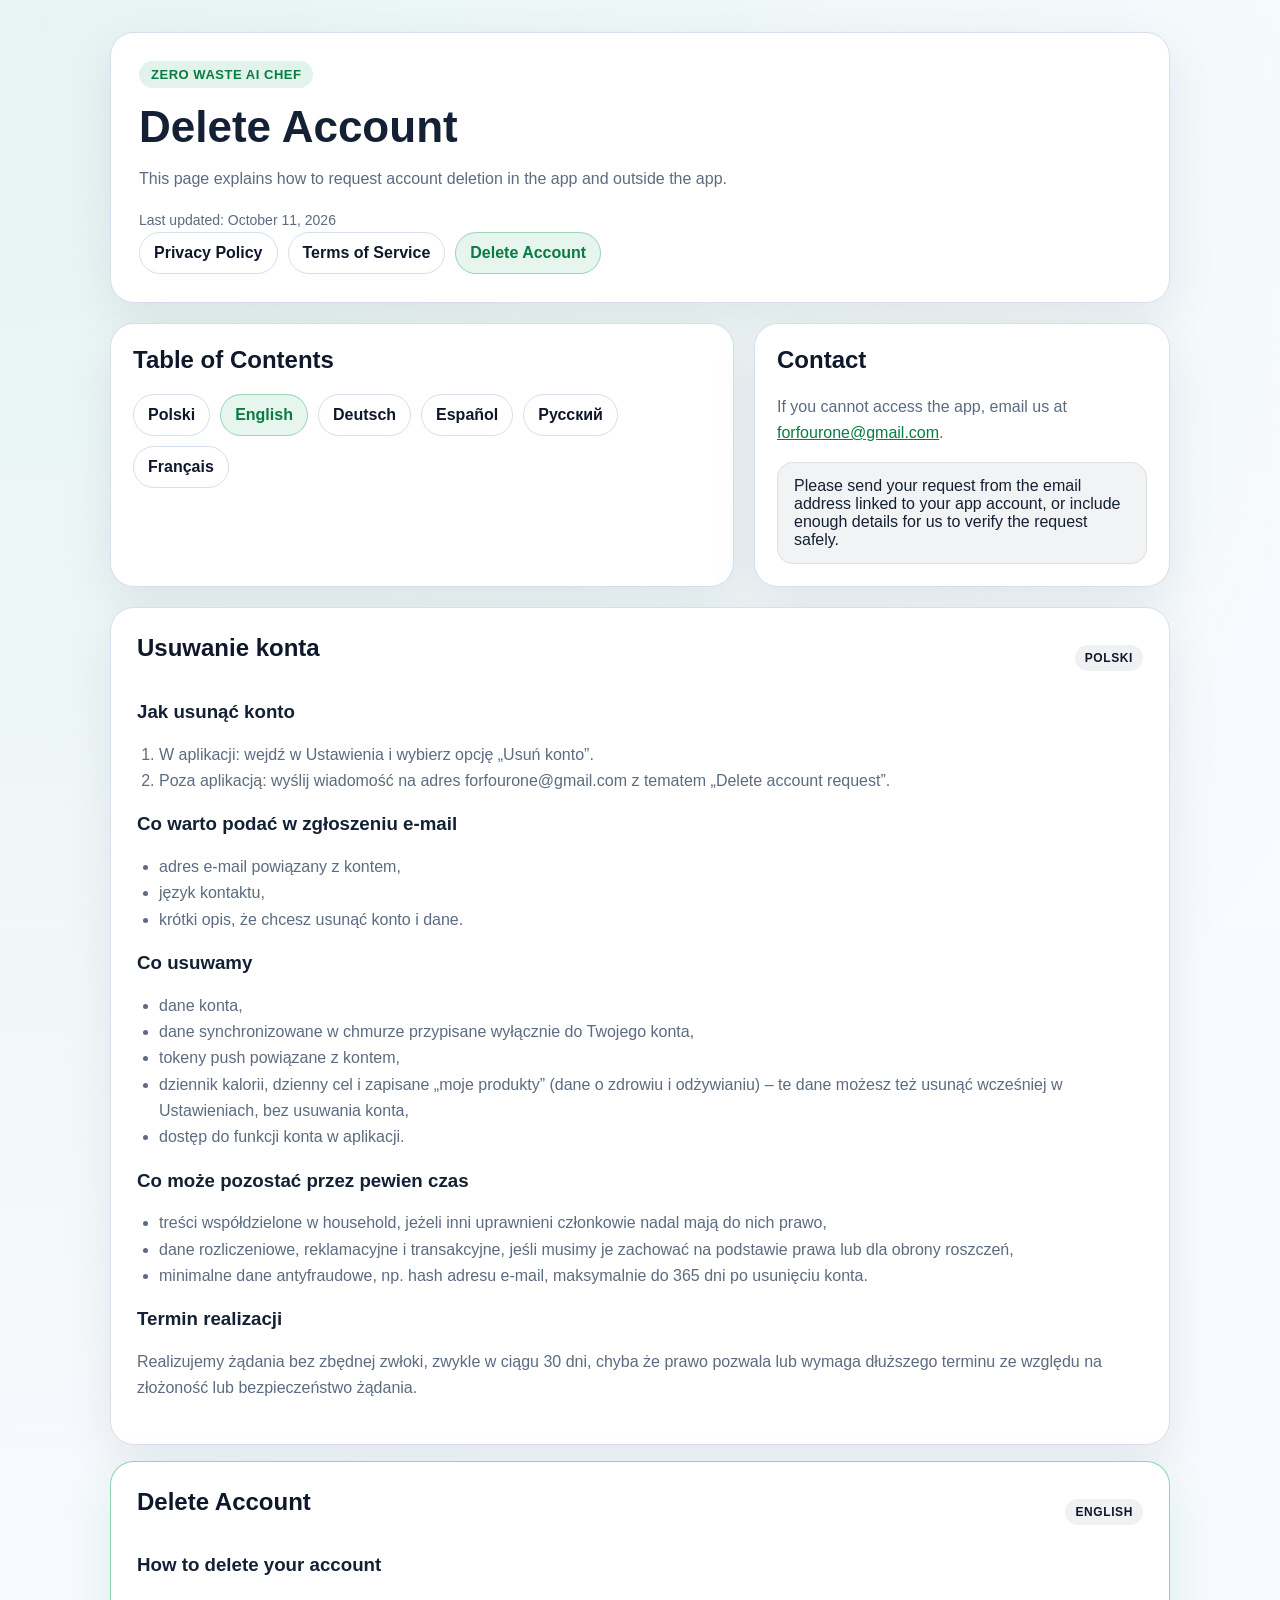
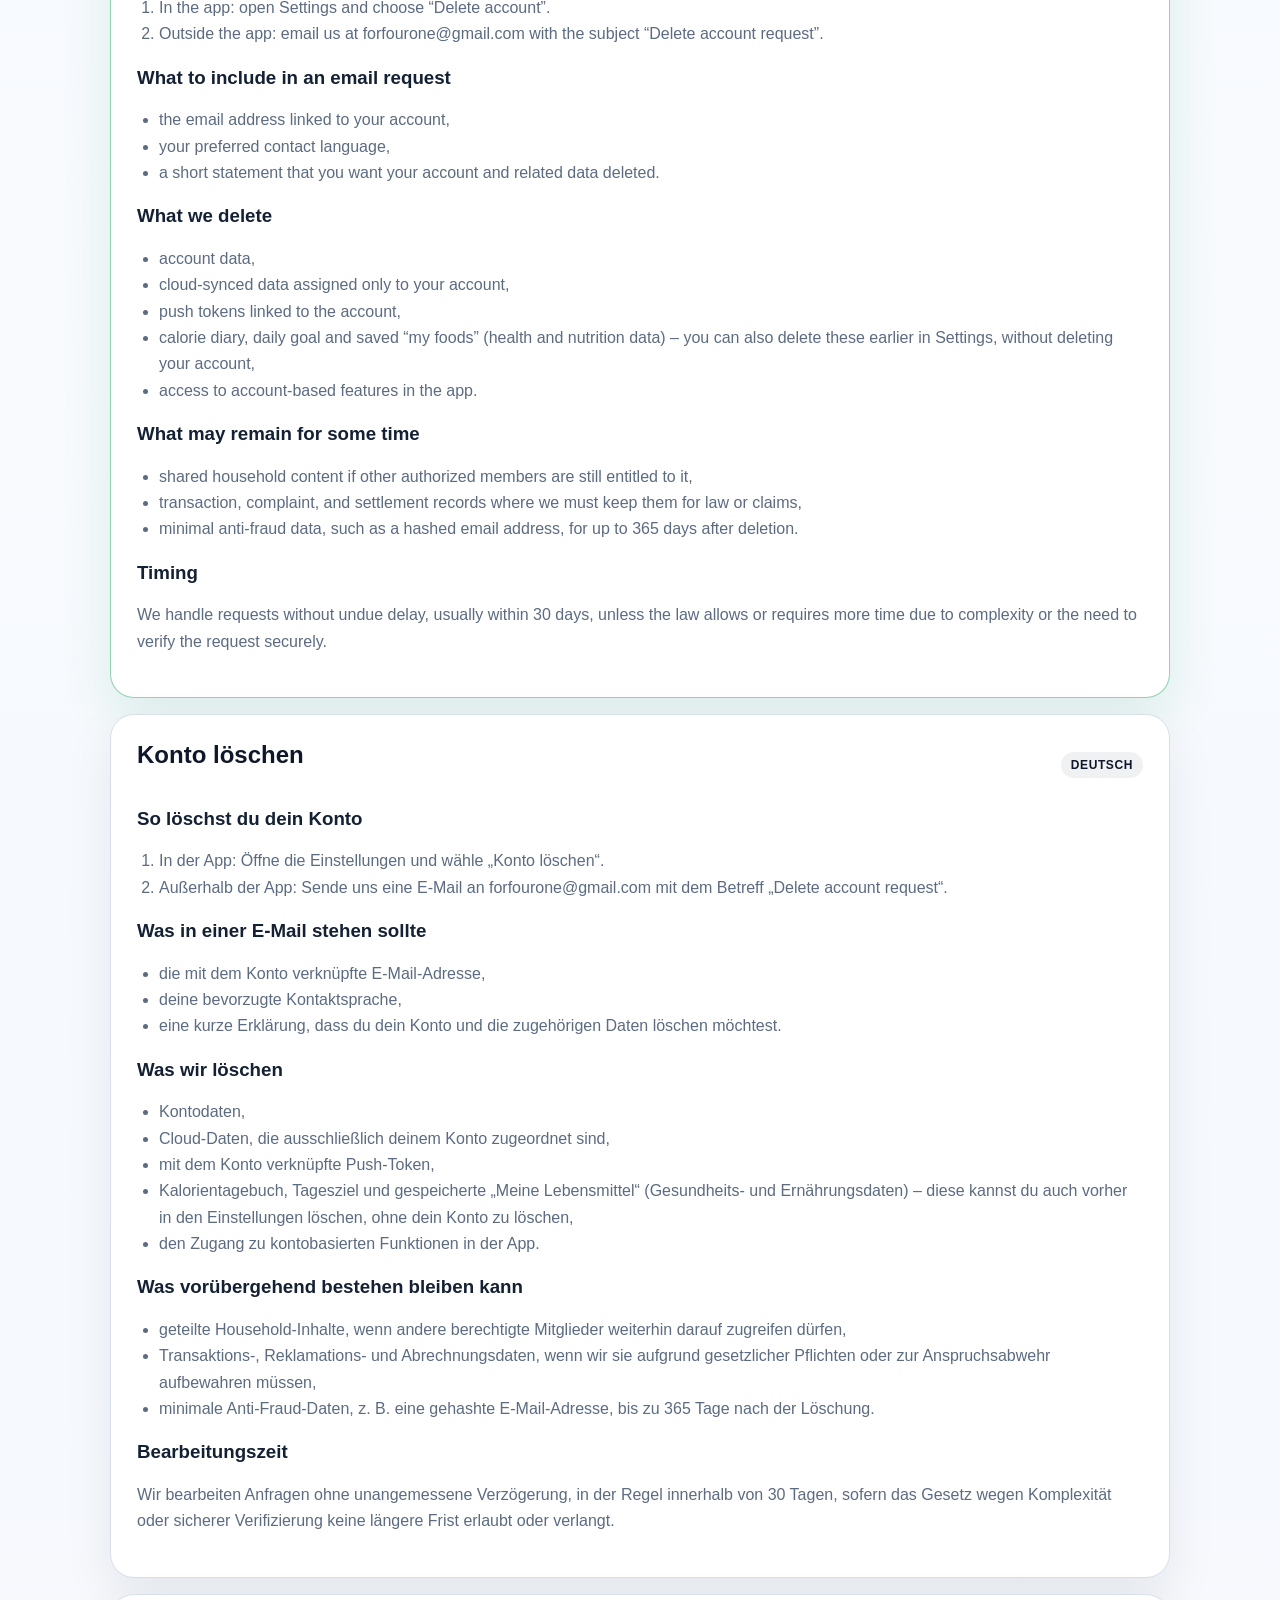
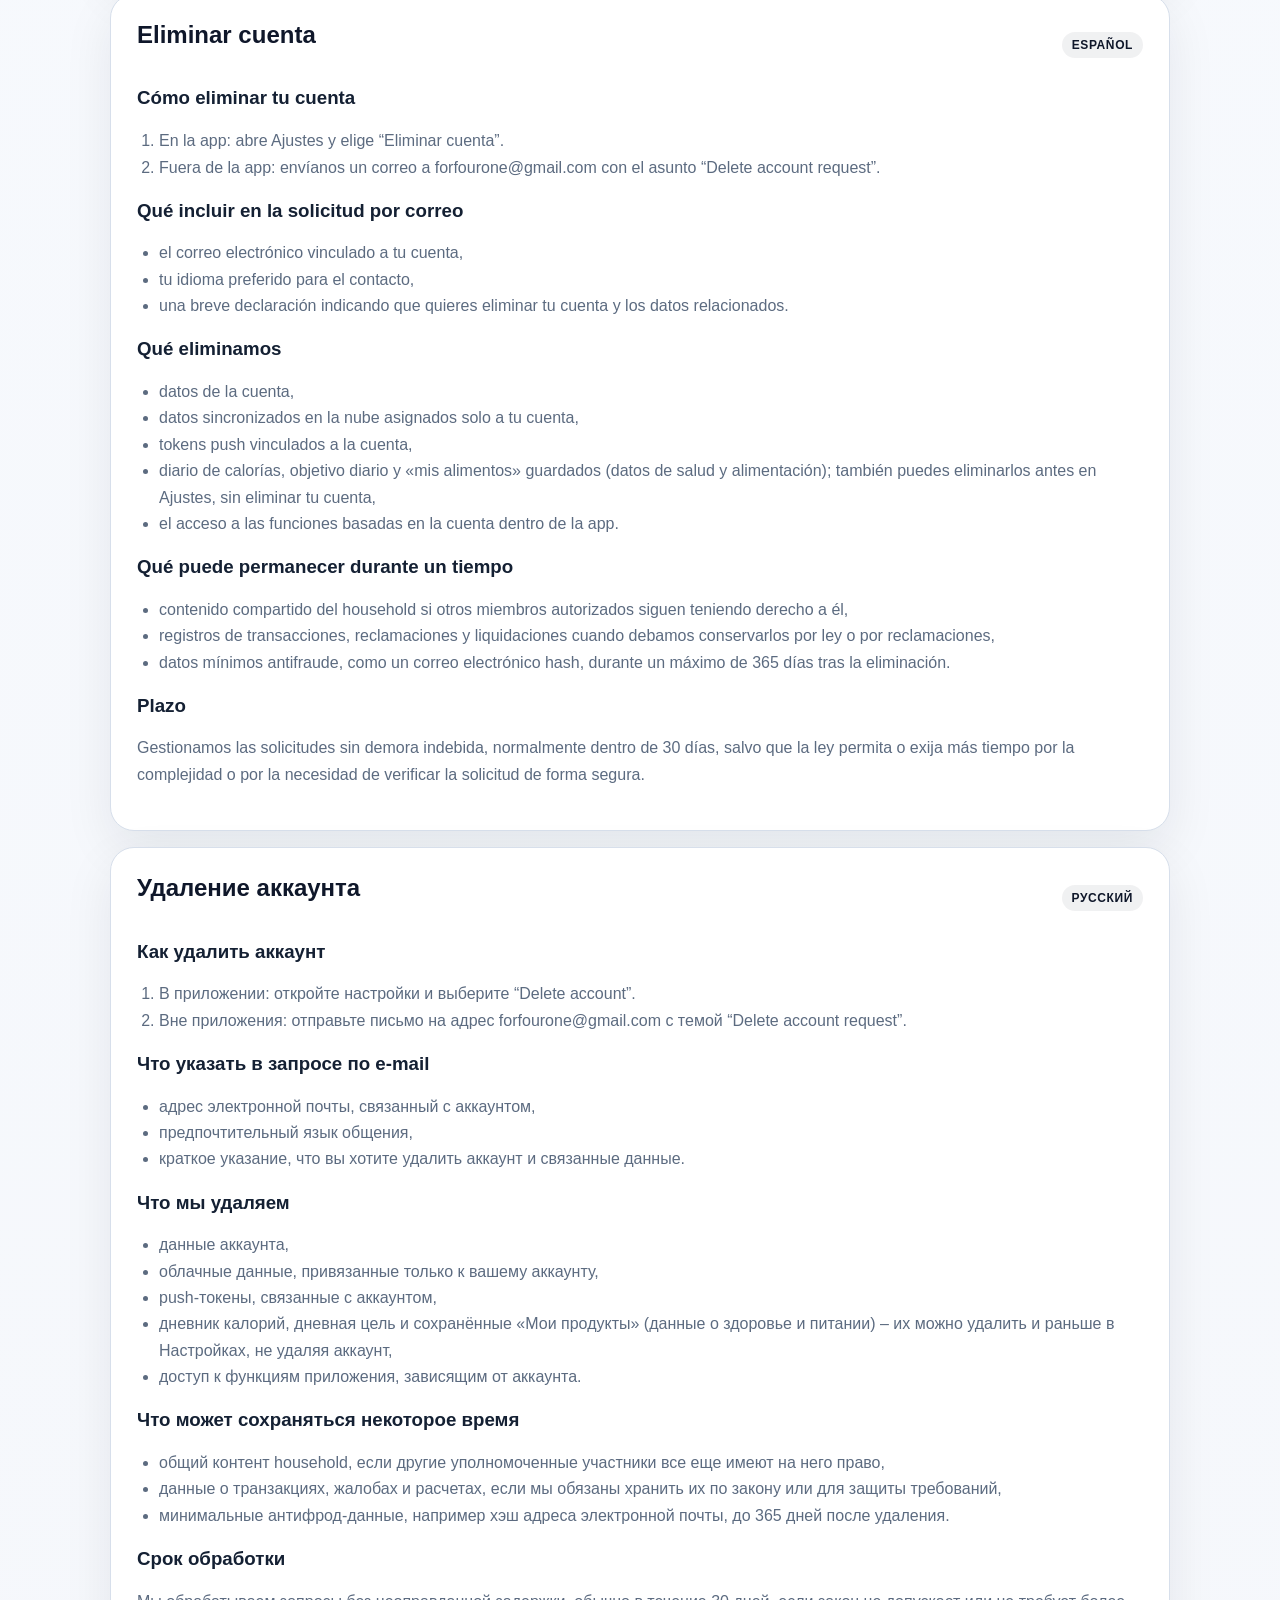
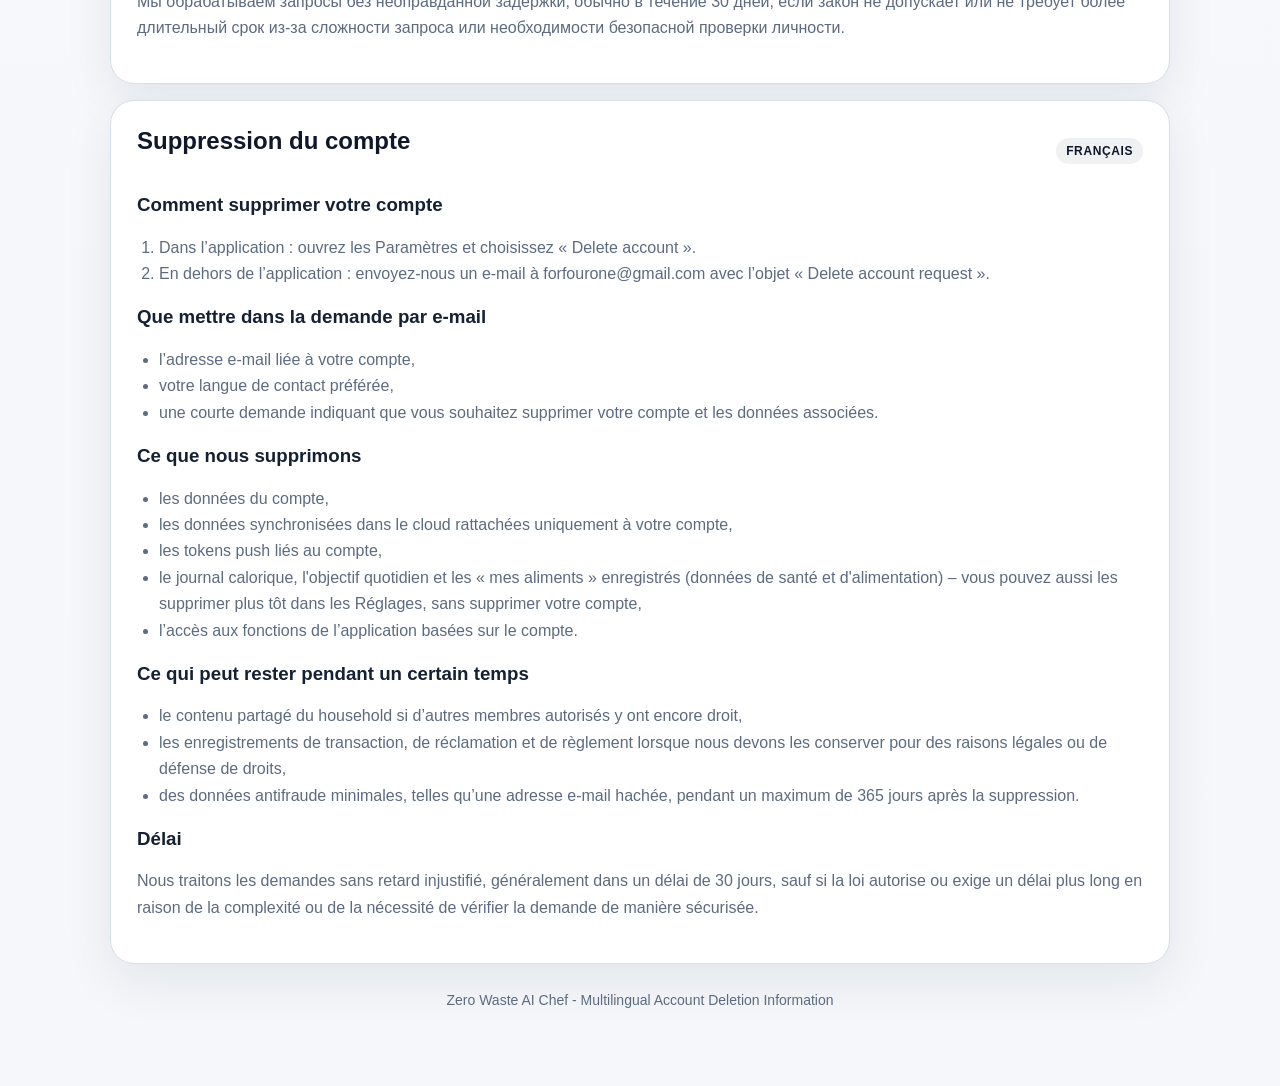
<file: delete/index.html>
<!DOCTYPE html>
<html lang="en">
<head>
    <meta charset="utf-8">
    <meta name="viewport" content="width=device-width, initial-scale=1">
    <title>Zero Waste AI Chef - Delete Account</title>
    <meta name="description" content="Multilingual account deletion information for Zero Waste AI Chef.">
    <link rel="stylesheet" href="../styles.css">
    <script defer src="../legal.js"></script>
</head>
<body>
    <div class="page">
        <header class="hero">
            <span class="eyebrow">Zero Waste AI Chef</span>
            <h1>Delete Account</h1>
            <p>This page explains how to request account deletion in the app and outside the app.</p>
            <p class="meta">Last updated: October 11, 2026</p>
            <div class="doc-nav">
                <a href="../polityka.html">Privacy Policy</a>
                <a href="../regulamin.html">Terms of Service</a>
                <a class="active" href="./">Delete Account</a>
            </div>
        </header>

        <section class="grid">
            <div class="card">
                <h2>Table of Contents</h2>
                <div class="lang-nav">
                    <a data-locale-link="pl" href="#pl">Polski</a>
                    <a data-locale-link="en" href="#en">English</a>
                    <a data-locale-link="de" href="#de">Deutsch</a>
                    <a data-locale-link="es" href="#es">Español</a>
                    <a data-locale-link="ru" href="#ru">Русский</a>
                    <a data-locale-link="fr" href="#fr">Français</a>
                </div>
            </div>
            <div class="card">
                <h2>Contact</h2>
                <p>If you cannot access the app, email us at <a href="mailto:forfourone@gmail.com">forfourone@gmail.com</a>.</p>
                <div class="notice">
                    Please send your request from the email address linked to your app account, or include enough details for us to verify the request safely.
                </div>
            </div>
        </section>

        <main class="stack">
            <section id="pl" class="locale-section" lang="pl">
                <div class="locale-head">
                    <h2>Usuwanie konta</h2>
                    <span class="locale-label">Polski</span>
                </div>
                <h3>Jak usunąć konto</h3>
                <ol>
                    <li>W aplikacji: wejdź w Ustawienia i wybierz opcję „Usuń konto”.</li>
                    <li>Poza aplikacją: wyślij wiadomość na adres forfourone@gmail.com z tematem „Delete account request”.</li>
                </ol>
                <h3>Co warto podać w zgłoszeniu e-mail</h3>
                <ul>
                    <li>adres e-mail powiązany z kontem,</li>
                    <li>język kontaktu,</li>
                    <li>krótki opis, że chcesz usunąć konto i dane.</li>
                </ul>
                <h3>Co usuwamy</h3>
                <ul>
                    <li>dane konta,</li>
                    <li>dane synchronizowane w chmurze przypisane wyłącznie do Twojego konta,</li>
                    <li>tokeny push powiązane z kontem,</li>
                    <li>dziennik kalorii, dzienny cel i zapisane „moje produkty” (dane o zdrowiu i odżywianiu) – te dane możesz też usunąć wcześniej w Ustawieniach, bez usuwania konta,</li>
                    <li>dostęp do funkcji konta w aplikacji.</li>
                </ul>
                <h3>Co może pozostać przez pewien czas</h3>
                <ul>
                    <li>treści współdzielone w household, jeżeli inni uprawnieni członkowie nadal mają do nich prawo,</li>
                    <li>dane rozliczeniowe, reklamacyjne i transakcyjne, jeśli musimy je zachować na podstawie prawa lub dla obrony roszczeń,</li>
                    <li>minimalne dane antyfraudowe, np. hash adresu e-mail, maksymalnie do 365 dni po usunięciu konta.</li>
                </ul>
                <h3>Termin realizacji</h3>
                <p>Realizujemy żądania bez zbędnej zwłoki, zwykle w ciągu 30 dni, chyba że prawo pozwala lub wymaga dłuższego terminu ze względu na złożoność lub bezpieczeństwo żądania.</p>
            </section>

            <section id="en" class="locale-section" lang="en">
                <div class="locale-head">
                    <h2>Delete Account</h2>
                    <span class="locale-label">English</span>
                </div>
                <h3>How to delete your account</h3>
                <ol>
                    <li>In the app: open Settings and choose “Delete account”.</li>
                    <li>Outside the app: email us at forfourone@gmail.com with the subject “Delete account request”.</li>
                </ol>
                <h3>What to include in an email request</h3>
                <ul>
                    <li>the email address linked to your account,</li>
                    <li>your preferred contact language,</li>
                    <li>a short statement that you want your account and related data deleted.</li>
                </ul>
                <h3>What we delete</h3>
                <ul>
                    <li>account data,</li>
                    <li>cloud-synced data assigned only to your account,</li>
                    <li>push tokens linked to the account,</li>
                    <li>calorie diary, daily goal and saved “my foods” (health and nutrition data) – you can also delete these earlier in Settings, without deleting your account,</li>
                    <li>access to account-based features in the app.</li>
                </ul>
                <h3>What may remain for some time</h3>
                <ul>
                    <li>shared household content if other authorized members are still entitled to it,</li>
                    <li>transaction, complaint, and settlement records where we must keep them for law or claims,</li>
                    <li>minimal anti-fraud data, such as a hashed email address, for up to 365 days after deletion.</li>
                </ul>
                <h3>Timing</h3>
                <p>We handle requests without undue delay, usually within 30 days, unless the law allows or requires more time due to complexity or the need to verify the request securely.</p>
            </section>

            <section id="de" class="locale-section" lang="de">
                <div class="locale-head">
                    <h2>Konto löschen</h2>
                    <span class="locale-label">Deutsch</span>
                </div>
                <h3>So löschst du dein Konto</h3>
                <ol>
                    <li>In der App: Öffne die Einstellungen und wähle „Konto löschen“.</li>
                    <li>Außerhalb der App: Sende uns eine E-Mail an forfourone@gmail.com mit dem Betreff „Delete account request“.</li>
                </ol>
                <h3>Was in einer E-Mail stehen sollte</h3>
                <ul>
                    <li>die mit dem Konto verknüpfte E-Mail-Adresse,</li>
                    <li>deine bevorzugte Kontaktsprache,</li>
                    <li>eine kurze Erklärung, dass du dein Konto und die zugehörigen Daten löschen möchtest.</li>
                </ul>
                <h3>Was wir löschen</h3>
                <ul>
                    <li>Kontodaten,</li>
                    <li>Cloud-Daten, die ausschließlich deinem Konto zugeordnet sind,</li>
                    <li>mit dem Konto verknüpfte Push-Token,</li>
                    <li>Kalorientagebuch, Tagesziel und gespeicherte „Meine Lebensmittel“ (Gesundheits- und Ernährungsdaten) – diese kannst du auch vorher in den Einstellungen löschen, ohne dein Konto zu löschen,</li>
                    <li>den Zugang zu kontobasierten Funktionen in der App.</li>
                </ul>
                <h3>Was vorübergehend bestehen bleiben kann</h3>
                <ul>
                    <li>geteilte Household-Inhalte, wenn andere berechtigte Mitglieder weiterhin darauf zugreifen dürfen,</li>
                    <li>Transaktions-, Reklamations- und Abrechnungsdaten, wenn wir sie aufgrund gesetzlicher Pflichten oder zur Anspruchsabwehr aufbewahren müssen,</li>
                    <li>minimale Anti-Fraud-Daten, z. B. eine gehashte E-Mail-Adresse, bis zu 365 Tage nach der Löschung.</li>
                </ul>
                <h3>Bearbeitungszeit</h3>
                <p>Wir bearbeiten Anfragen ohne unangemessene Verzögerung, in der Regel innerhalb von 30 Tagen, sofern das Gesetz wegen Komplexität oder sicherer Verifizierung keine längere Frist erlaubt oder verlangt.</p>
            </section>

            <section id="es" class="locale-section" lang="es">
                <div class="locale-head">
                    <h2>Eliminar cuenta</h2>
                    <span class="locale-label">Español</span>
                </div>
                <h3>Cómo eliminar tu cuenta</h3>
                <ol>
                    <li>En la app: abre Ajustes y elige “Eliminar cuenta”.</li>
                    <li>Fuera de la app: envíanos un correo a forfourone@gmail.com con el asunto “Delete account request”.</li>
                </ol>
                <h3>Qué incluir en la solicitud por correo</h3>
                <ul>
                    <li>el correo electrónico vinculado a tu cuenta,</li>
                    <li>tu idioma preferido para el contacto,</li>
                    <li>una breve declaración indicando que quieres eliminar tu cuenta y los datos relacionados.</li>
                </ul>
                <h3>Qué eliminamos</h3>
                <ul>
                    <li>datos de la cuenta,</li>
                    <li>datos sincronizados en la nube asignados solo a tu cuenta,</li>
                    <li>tokens push vinculados a la cuenta,</li>
                    <li>diario de calorías, objetivo diario y «mis alimentos» guardados (datos de salud y alimentación); también puedes eliminarlos antes en Ajustes, sin eliminar tu cuenta,</li>
                    <li>el acceso a las funciones basadas en la cuenta dentro de la app.</li>
                </ul>
                <h3>Qué puede permanecer durante un tiempo</h3>
                <ul>
                    <li>contenido compartido del household si otros miembros autorizados siguen teniendo derecho a él,</li>
                    <li>registros de transacciones, reclamaciones y liquidaciones cuando debamos conservarlos por ley o por reclamaciones,</li>
                    <li>datos mínimos antifraude, como un correo electrónico hash, durante un máximo de 365 días tras la eliminación.</li>
                </ul>
                <h3>Plazo</h3>
                <p>Gestionamos las solicitudes sin demora indebida, normalmente dentro de 30 días, salvo que la ley permita o exija más tiempo por la complejidad o por la necesidad de verificar la solicitud de forma segura.</p>
            </section>

            <section id="ru" class="locale-section" lang="ru">
                <div class="locale-head">
                    <h2>Удаление аккаунта</h2>
                    <span class="locale-label">Русский</span>
                </div>
                <h3>Как удалить аккаунт</h3>
                <ol>
                    <li>В приложении: откройте настройки и выберите “Delete account”.</li>
                    <li>Вне приложения: отправьте письмо на адрес forfourone@gmail.com с темой “Delete account request”.</li>
                </ol>
                <h3>Что указать в запросе по e-mail</h3>
                <ul>
                    <li>адрес электронной почты, связанный с аккаунтом,</li>
                    <li>предпочтительный язык общения,</li>
                    <li>краткое указание, что вы хотите удалить аккаунт и связанные данные.</li>
                </ul>
                <h3>Что мы удаляем</h3>
                <ul>
                    <li>данные аккаунта,</li>
                    <li>облачные данные, привязанные только к вашему аккаунту,</li>
                    <li>push-токены, связанные с аккаунтом,</li>
                    <li>дневник калорий, дневная цель и сохранённые «Мои продукты» (данные о здоровье и питании) – их можно удалить и раньше в Настройках, не удаляя аккаунт,</li>
                    <li>доступ к функциям приложения, зависящим от аккаунта.</li>
                </ul>
                <h3>Что может сохраняться некоторое время</h3>
                <ul>
                    <li>общий контент household, если другие уполномоченные участники все еще имеют на него право,</li>
                    <li>данные о транзакциях, жалобах и расчетах, если мы обязаны хранить их по закону или для защиты требований,</li>
                    <li>минимальные антифрод-данные, например хэш адреса электронной почты, до 365 дней после удаления.</li>
                </ul>
                <h3>Срок обработки</h3>
                <p>Мы обрабатываем запросы без неоправданной задержки, обычно в течение 30 дней, если закон не допускает или не требует более длительный срок из-за сложности запроса или необходимости безопасной проверки личности.</p>
            </section>

            <section id="fr" class="locale-section" lang="fr">
                <div class="locale-head">
                    <h2>Suppression du compte</h2>
                    <span class="locale-label">Français</span>
                </div>
                <h3>Comment supprimer votre compte</h3>
                <ol>
                    <li>Dans l’application : ouvrez les Paramètres et choisissez « Delete account ».</li>
                    <li>En dehors de l’application : envoyez-nous un e-mail à forfourone@gmail.com avec l’objet « Delete account request ».</li>
                </ol>
                <h3>Que mettre dans la demande par e-mail</h3>
                <ul>
                    <li>l’adresse e-mail liée à votre compte,</li>
                    <li>votre langue de contact préférée,</li>
                    <li>une courte demande indiquant que vous souhaitez supprimer votre compte et les données associées.</li>
                </ul>
                <h3>Ce que nous supprimons</h3>
                <ul>
                    <li>les données du compte,</li>
                    <li>les données synchronisées dans le cloud rattachées uniquement à votre compte,</li>
                    <li>les tokens push liés au compte,</li>
                    <li>le journal calorique, l'objectif quotidien et les « mes aliments » enregistrés (données de santé et d'alimentation) – vous pouvez aussi les supprimer plus tôt dans les Réglages, sans supprimer votre compte,</li>
                    <li>l’accès aux fonctions de l’application basées sur le compte.</li>
                </ul>
                <h3>Ce qui peut rester pendant un certain temps</h3>
                <ul>
                    <li>le contenu partagé du household si d’autres membres autorisés y ont encore droit,</li>
                    <li>les enregistrements de transaction, de réclamation et de règlement lorsque nous devons les conserver pour des raisons légales ou de défense de droits,</li>
                    <li>des données antifraude minimales, telles qu’une adresse e-mail hachée, pendant un maximum de 365 jours après la suppression.</li>
                </ul>
                <h3>Délai</h3>
                <p>Nous traitons les demandes sans retard injustifié, généralement dans un délai de 30 jours, sauf si la loi autorise ou exige un délai plus long en raison de la complexité ou de la nécessité de vérifier la demande de manière sécurisée.</p>
            </section>
        </main>

        <p class="footer">Zero Waste AI Chef - Multilingual Account Deletion Information</p>
    </div>
</body>
</html>
</file>
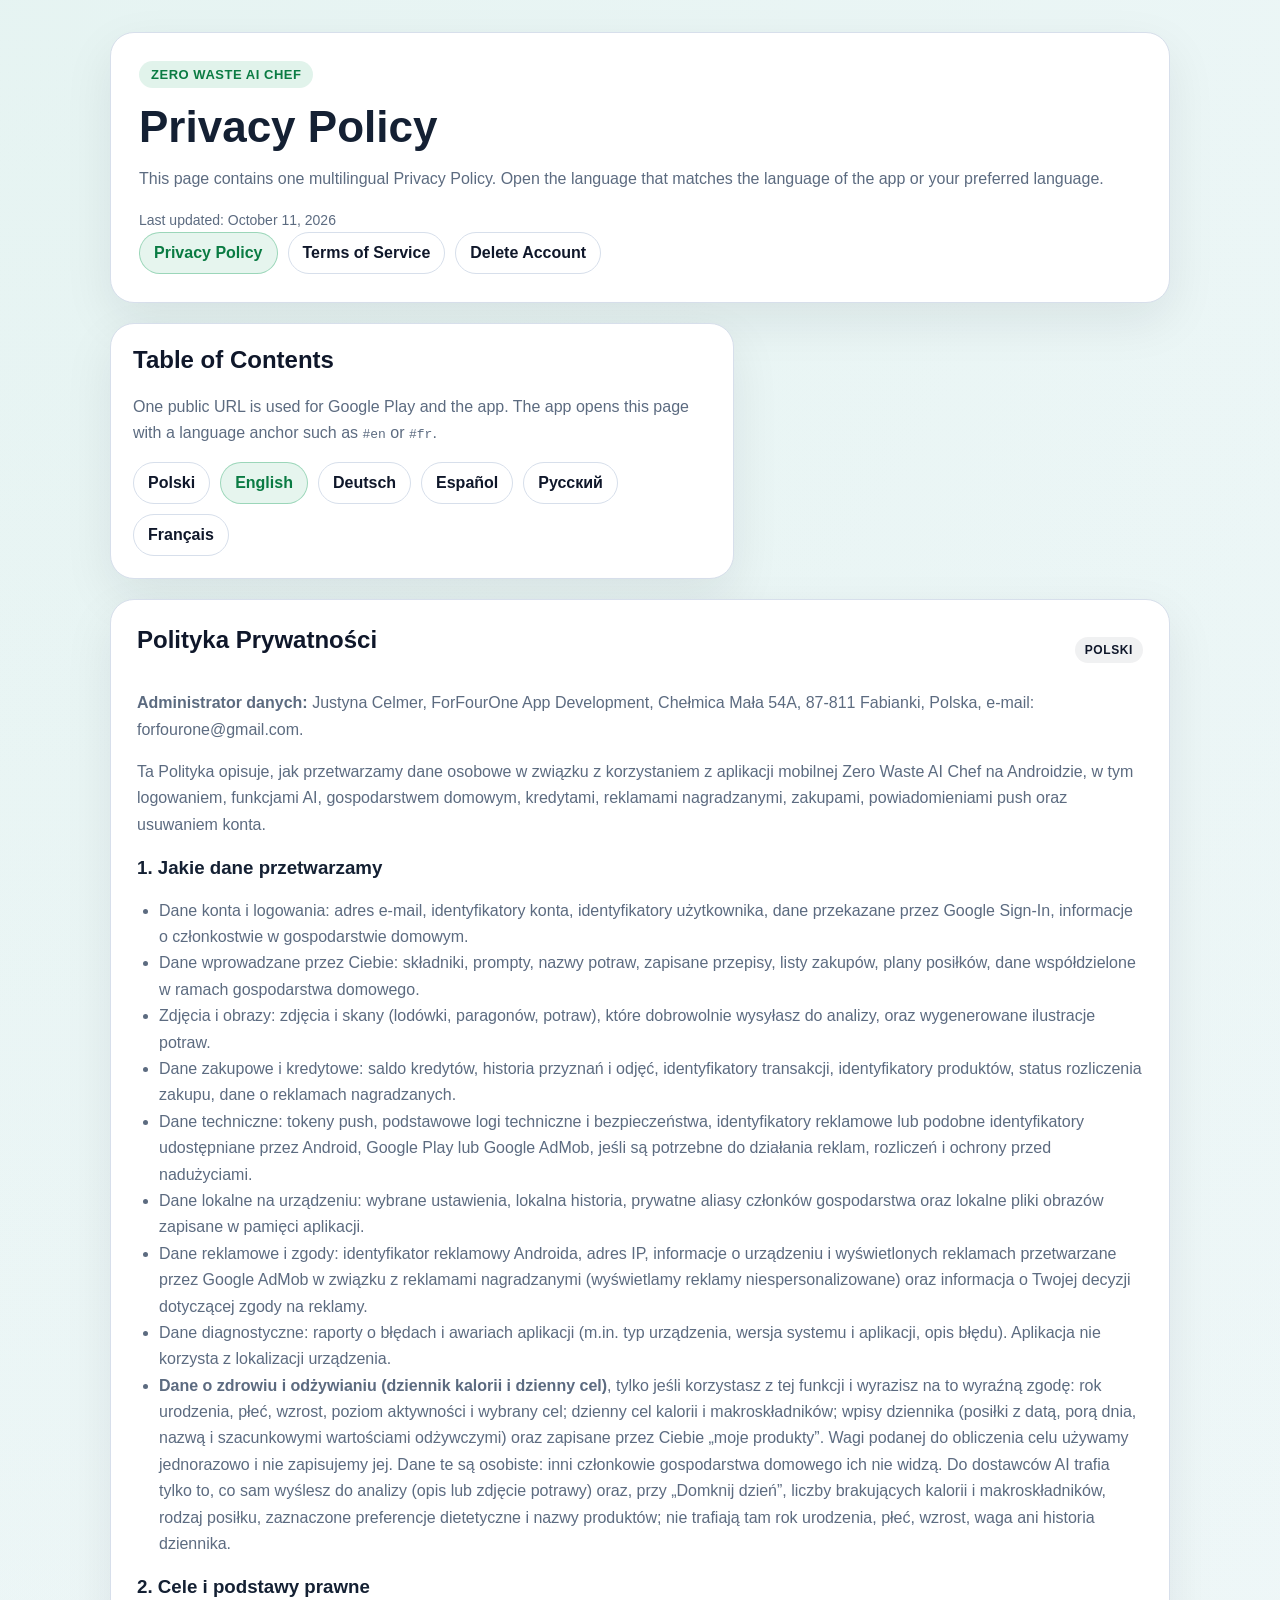
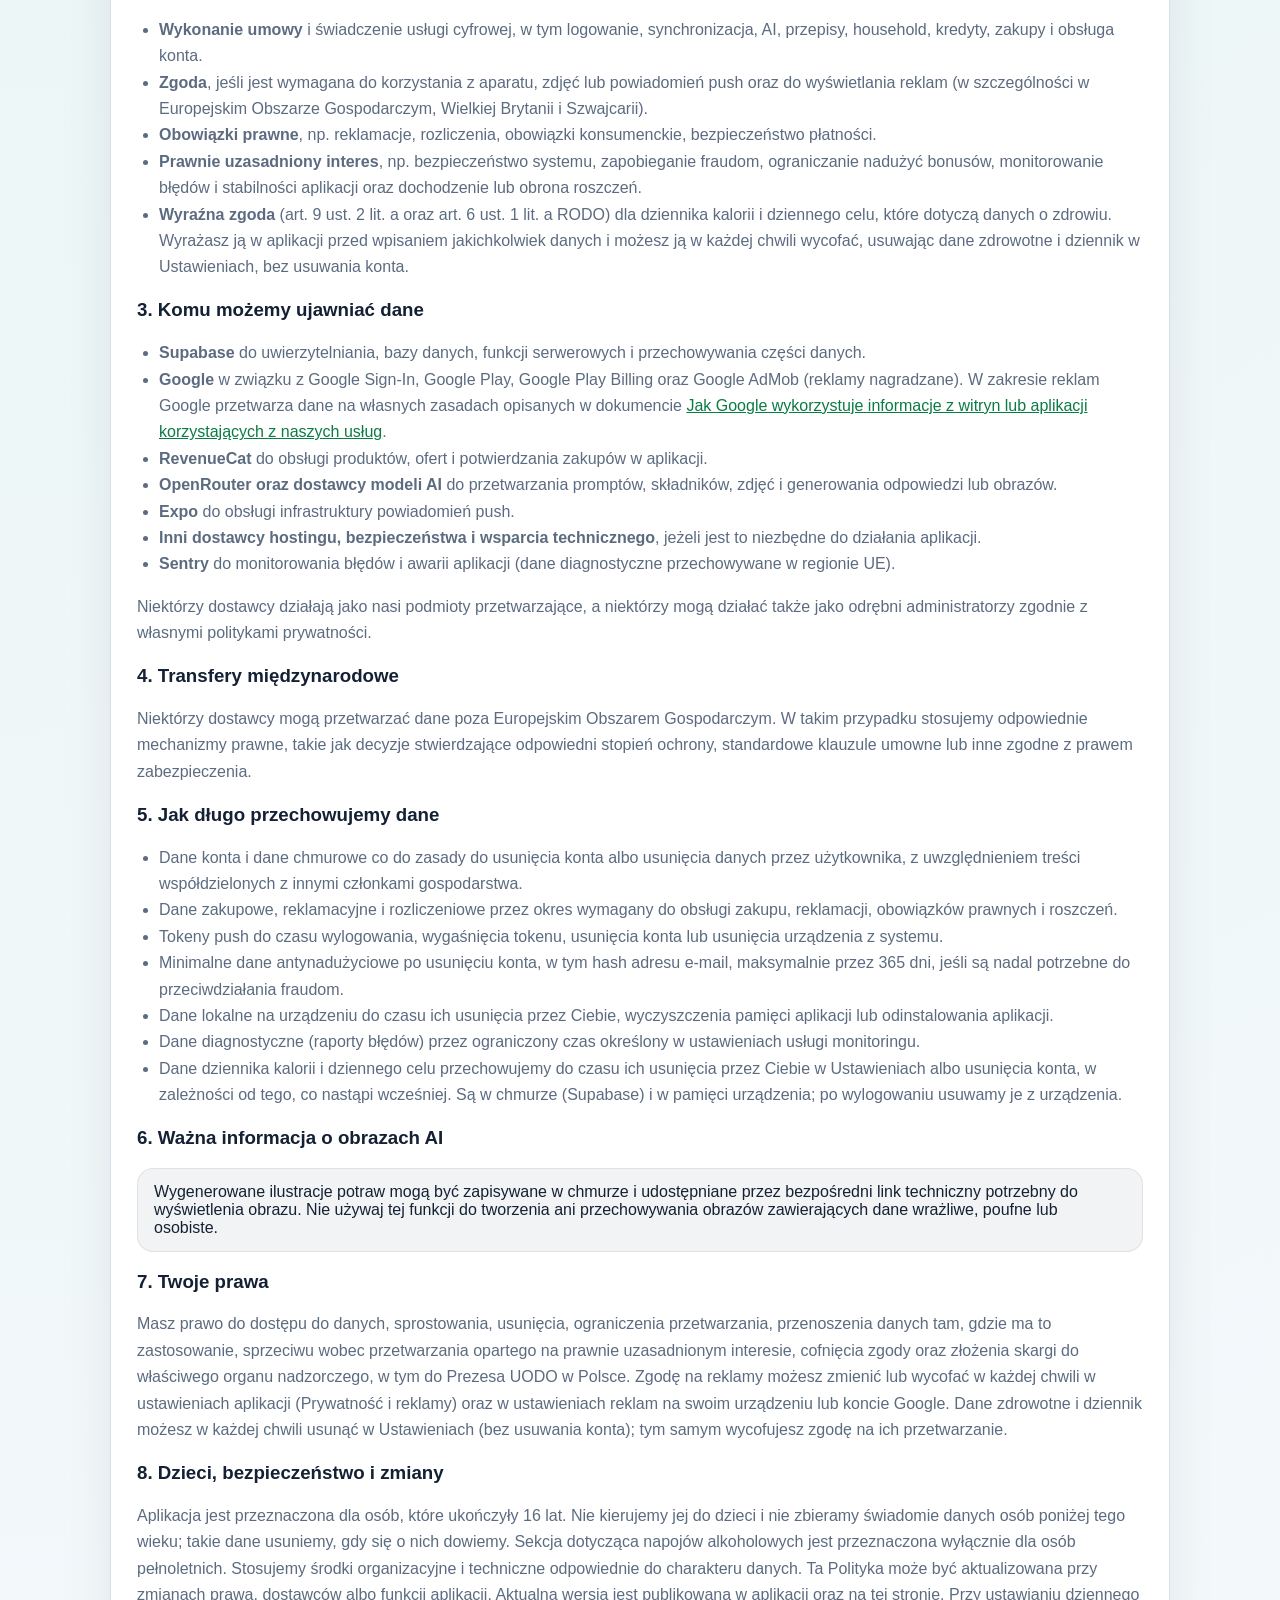
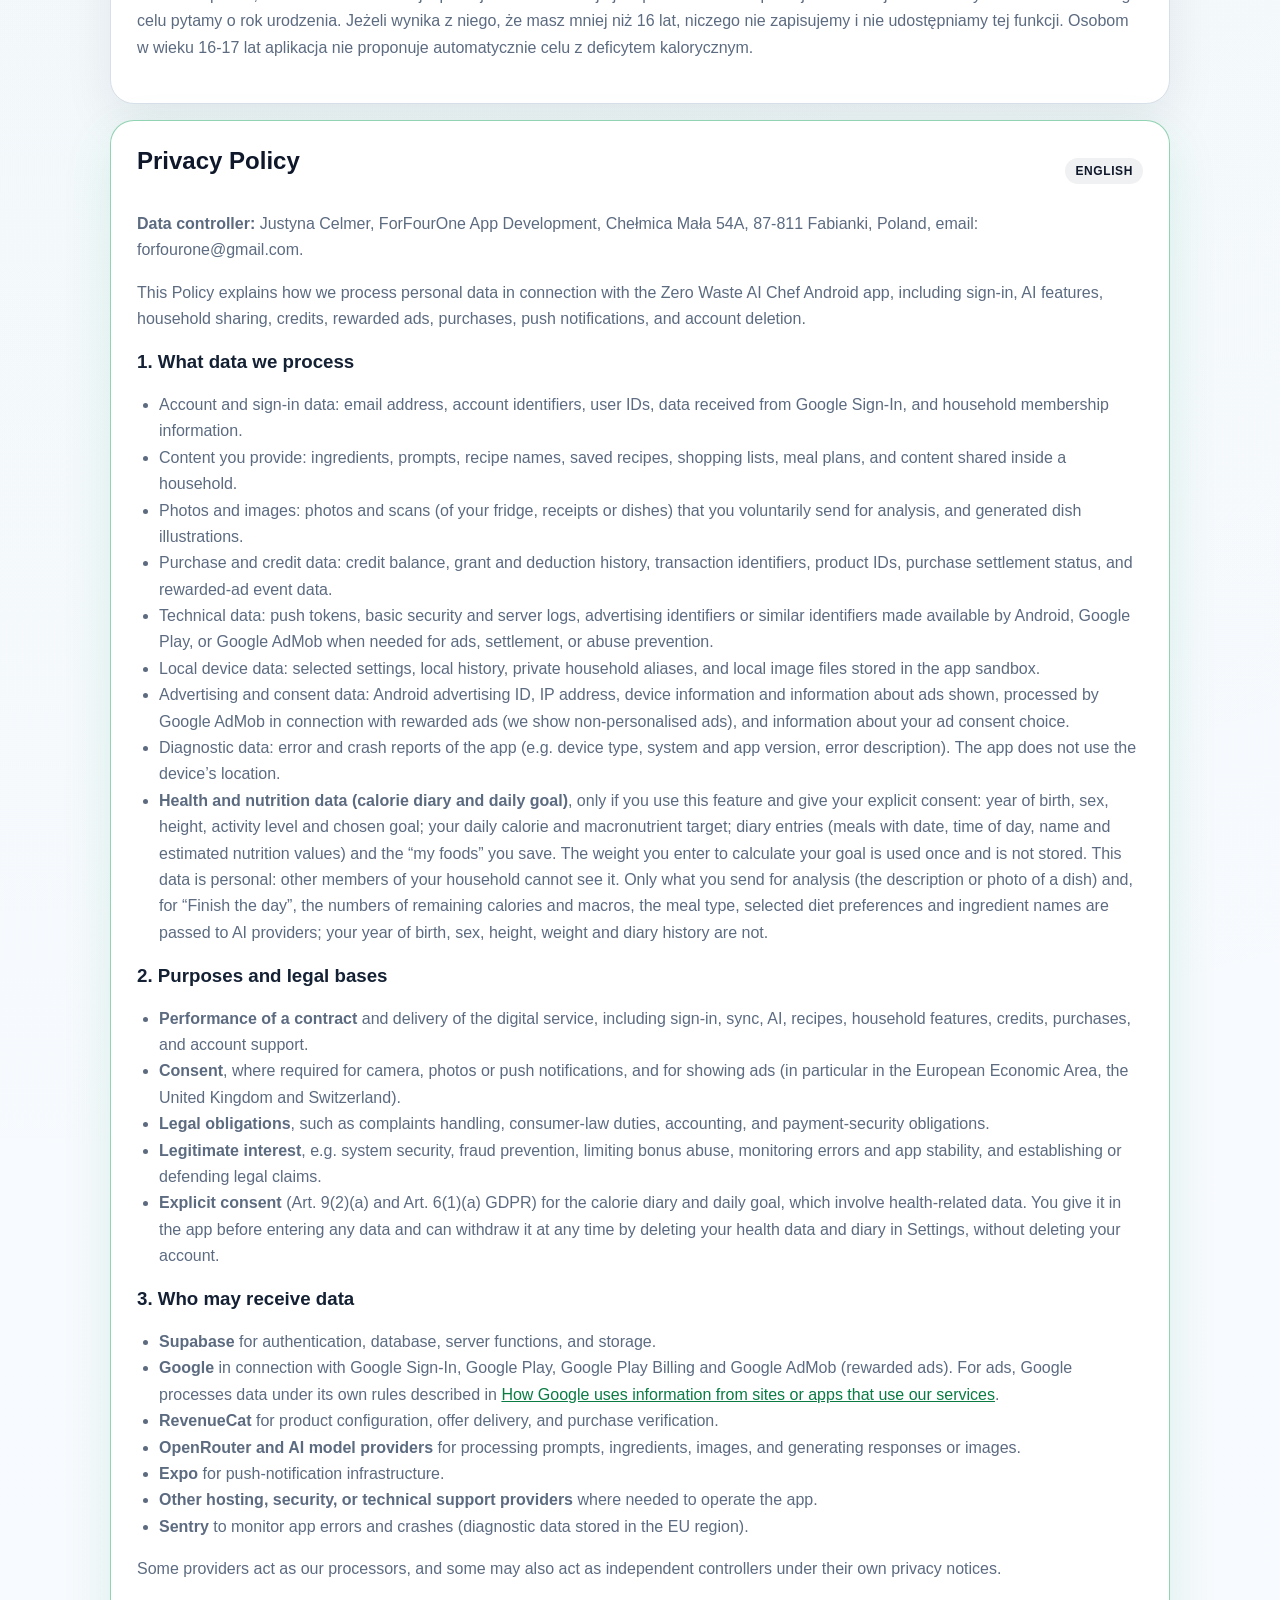
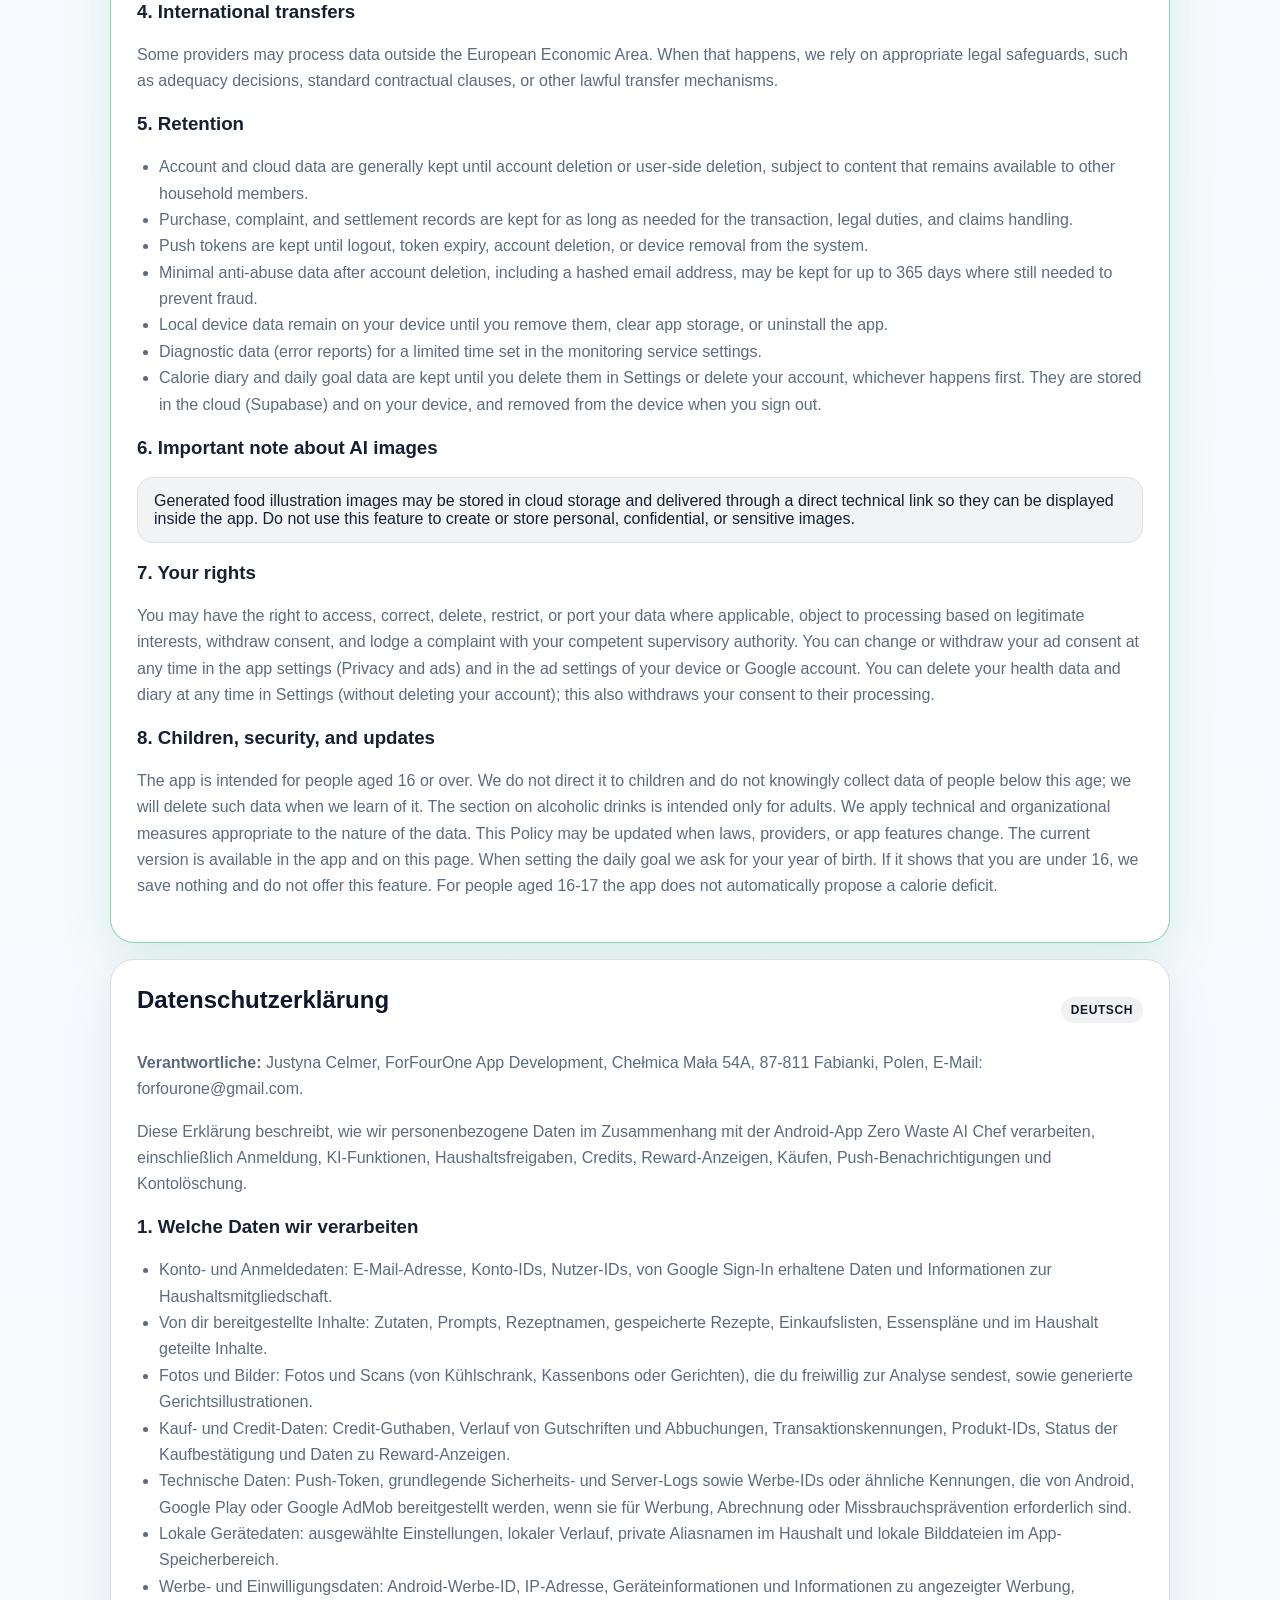
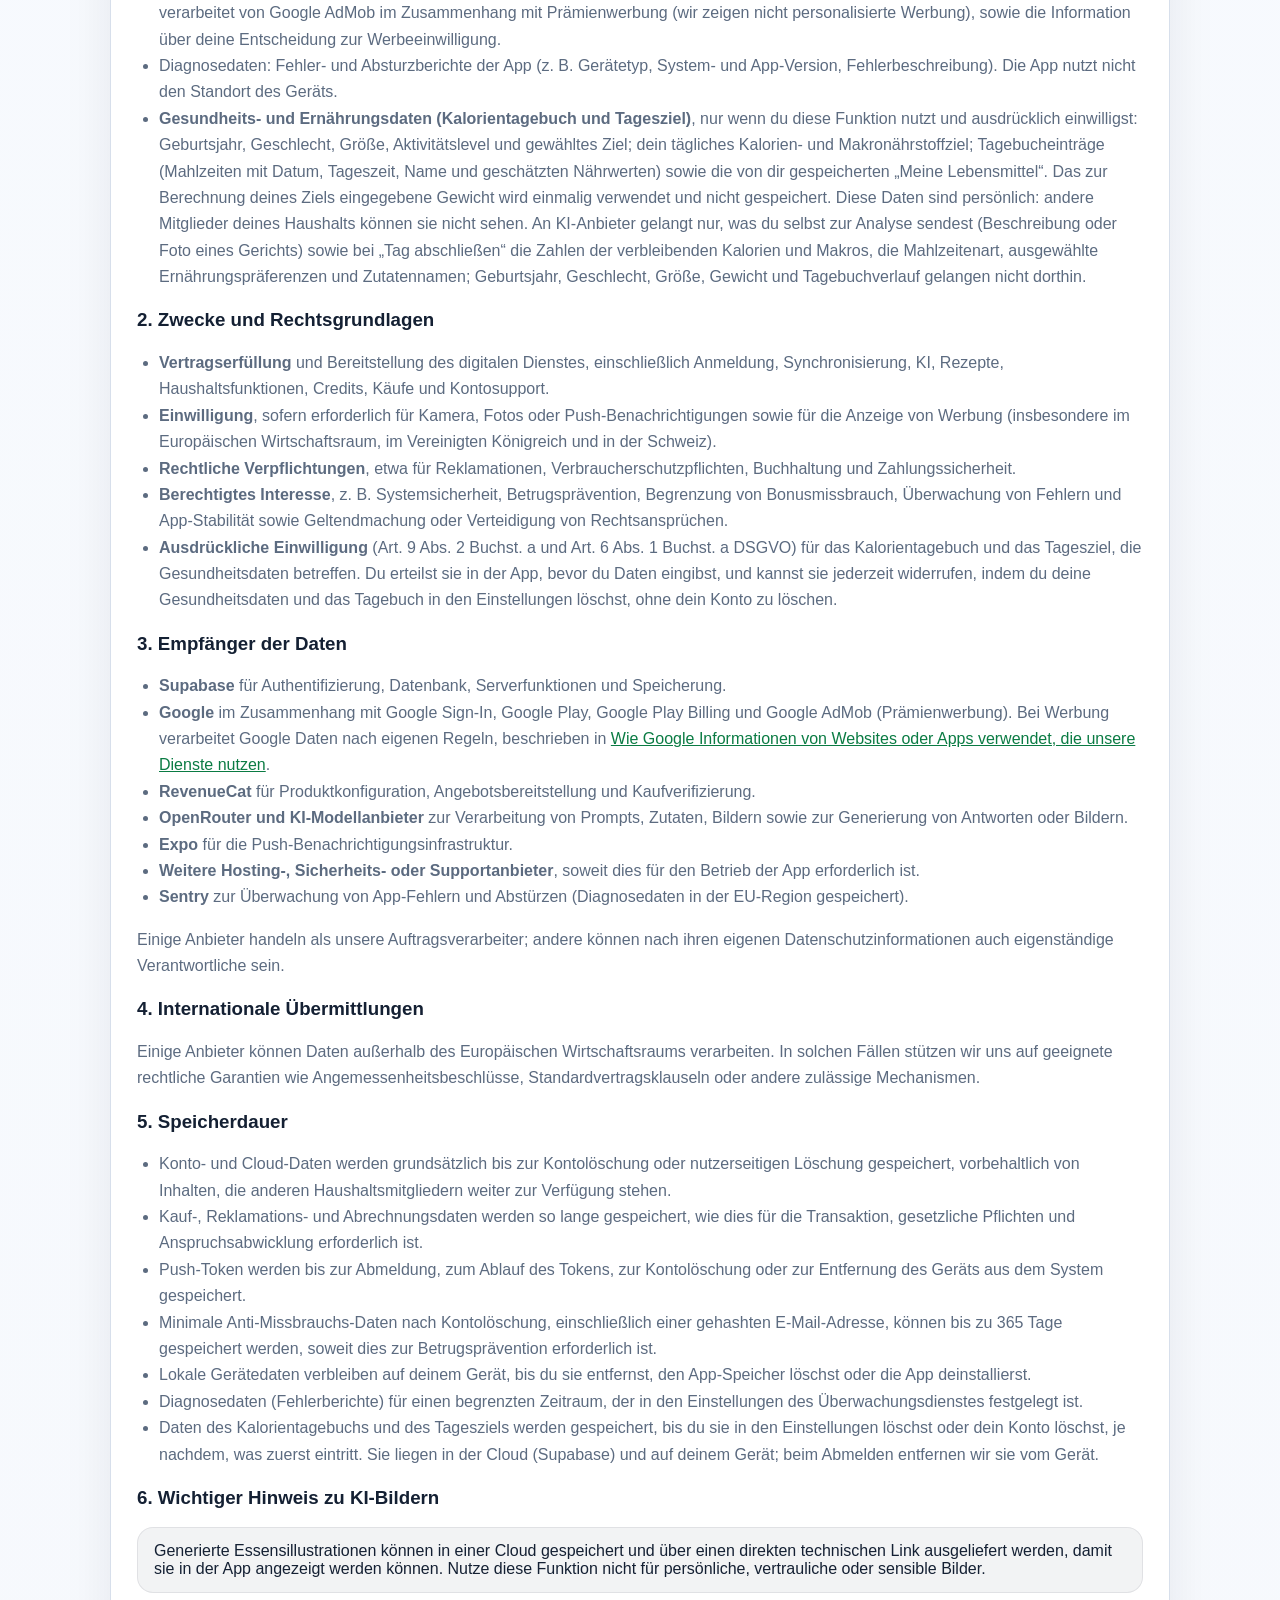
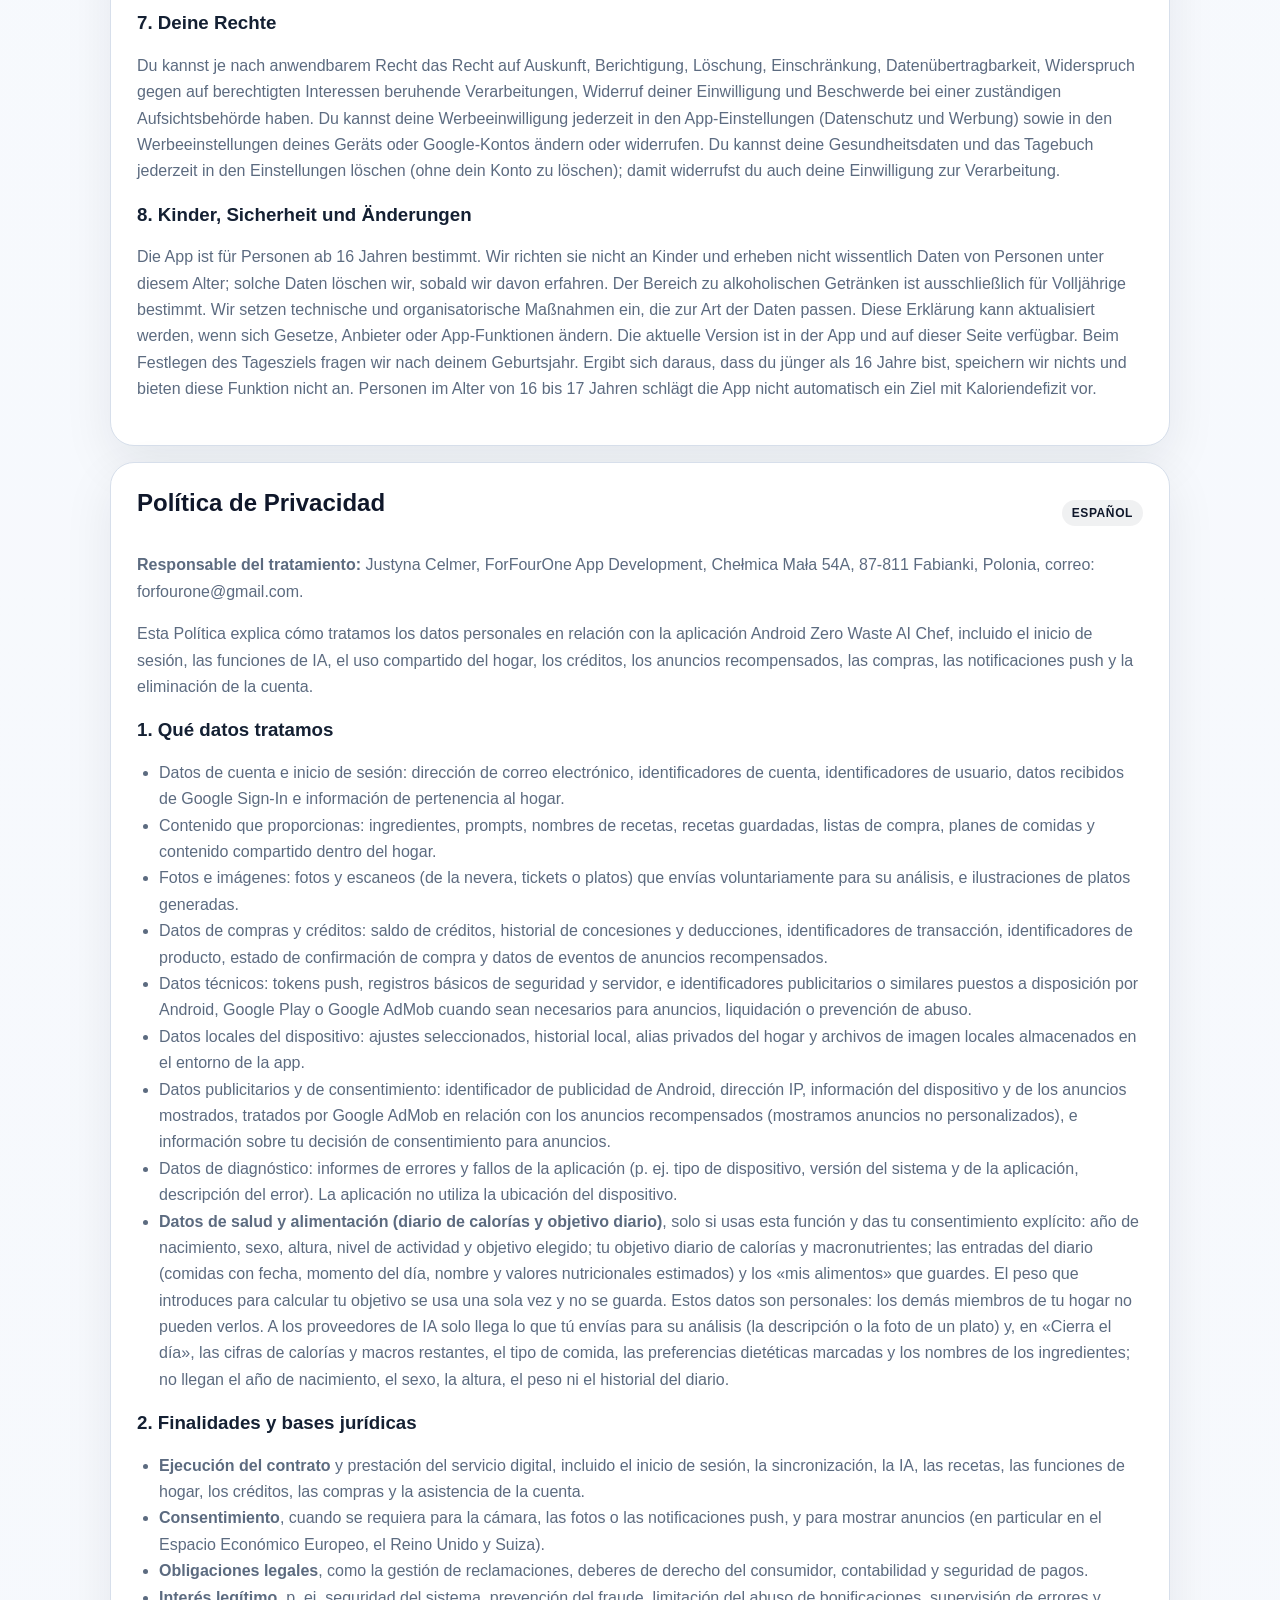
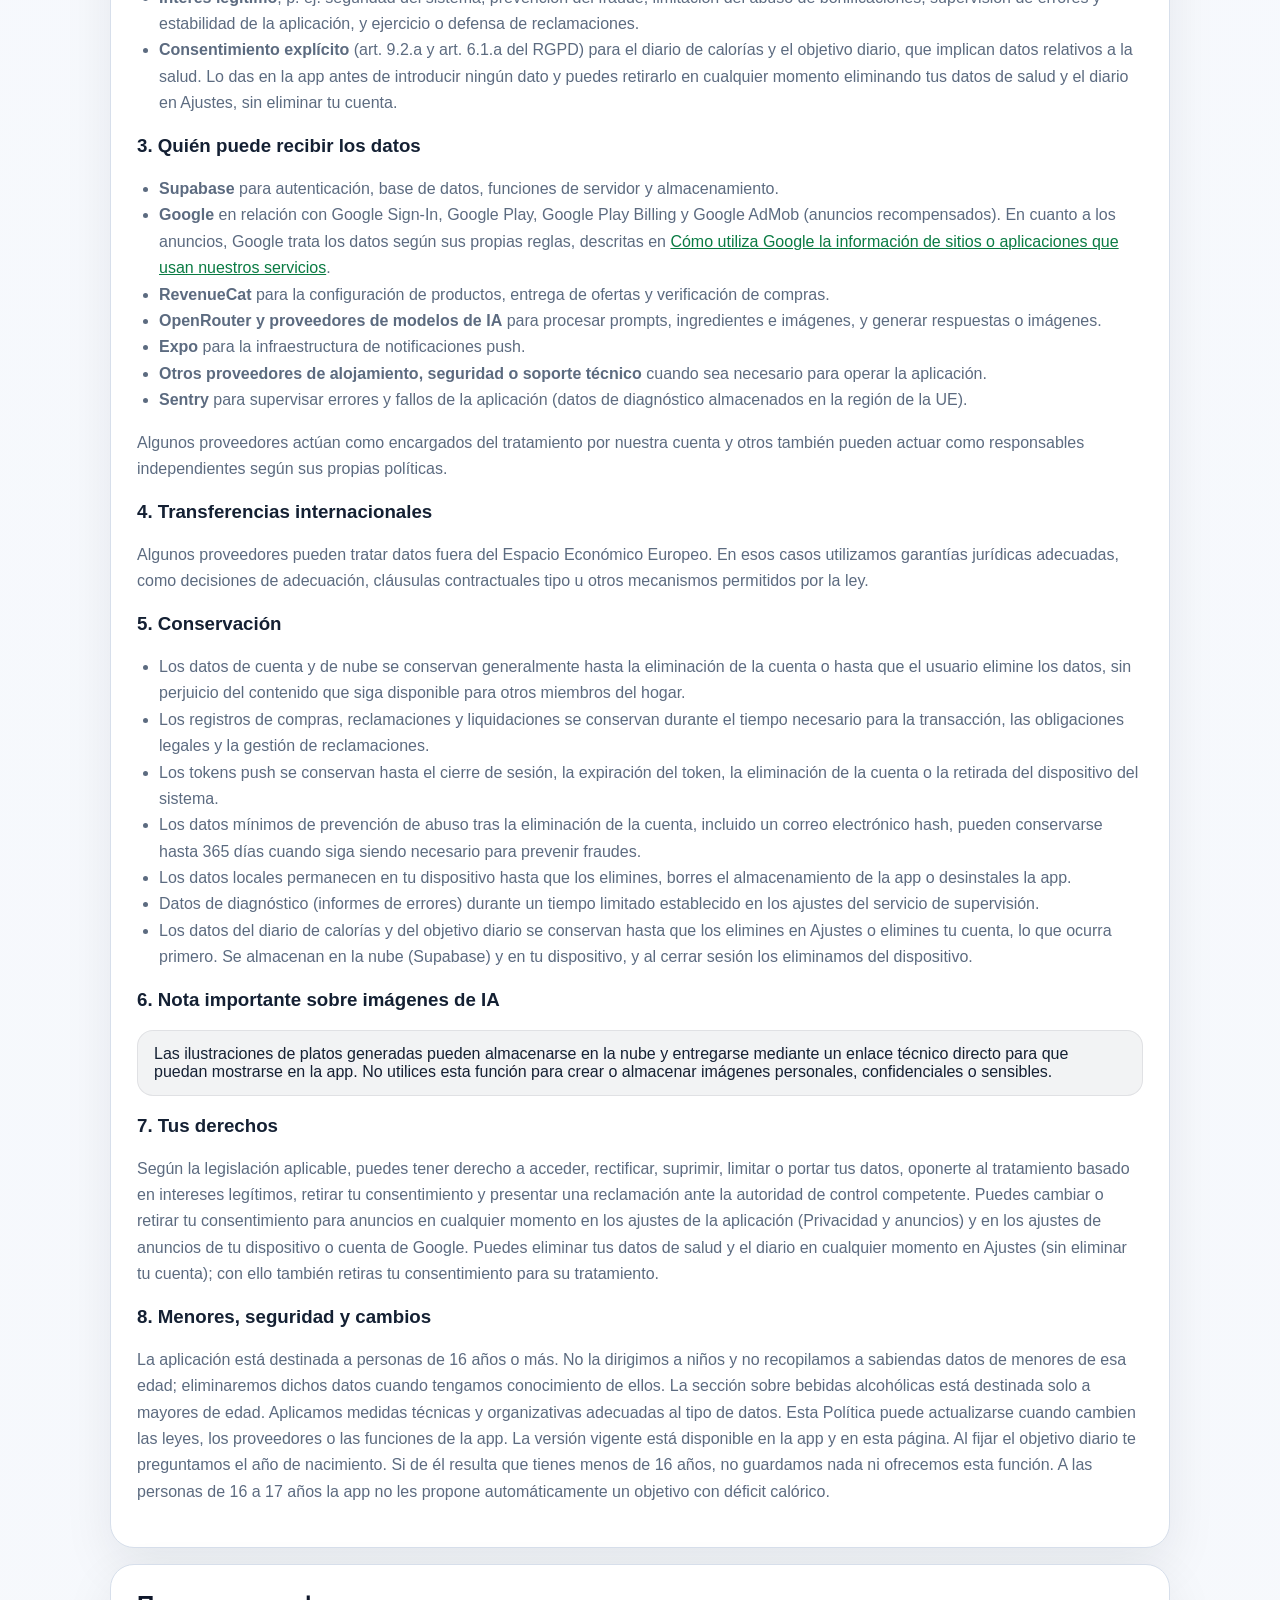
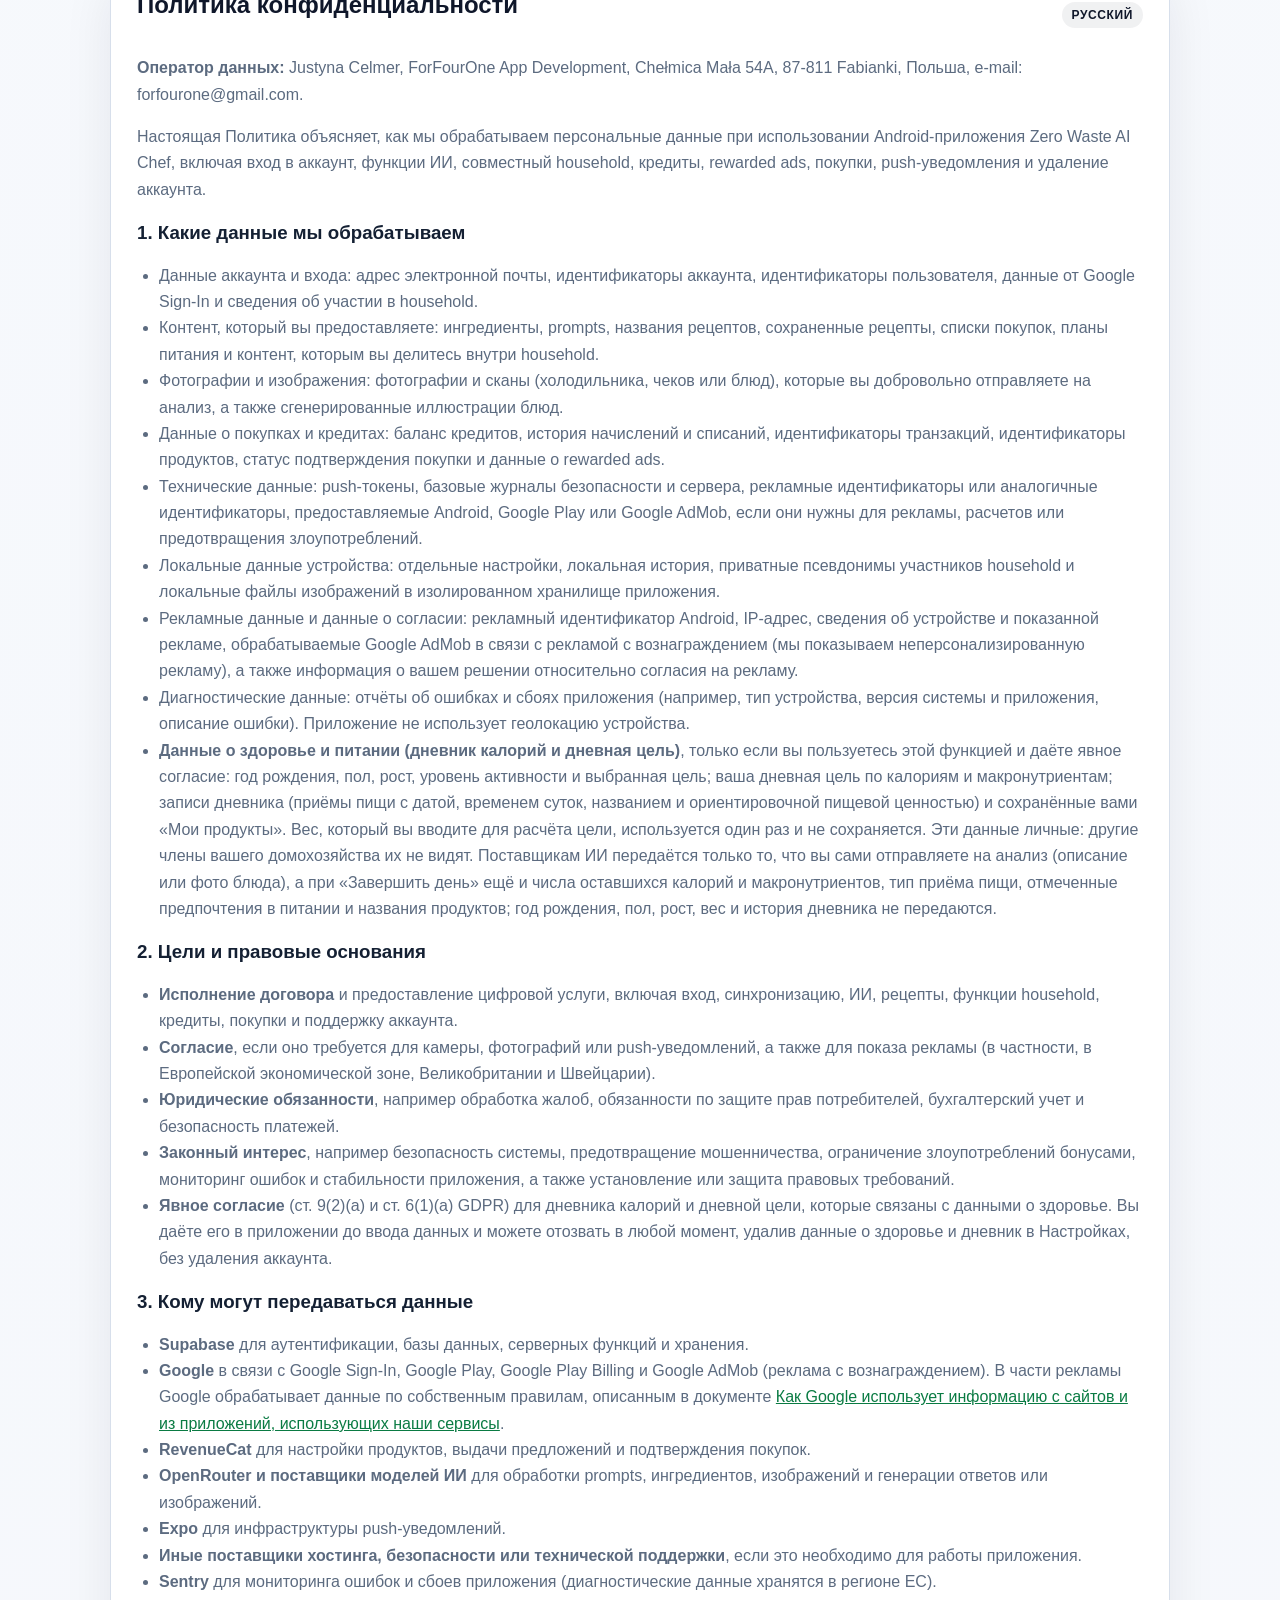
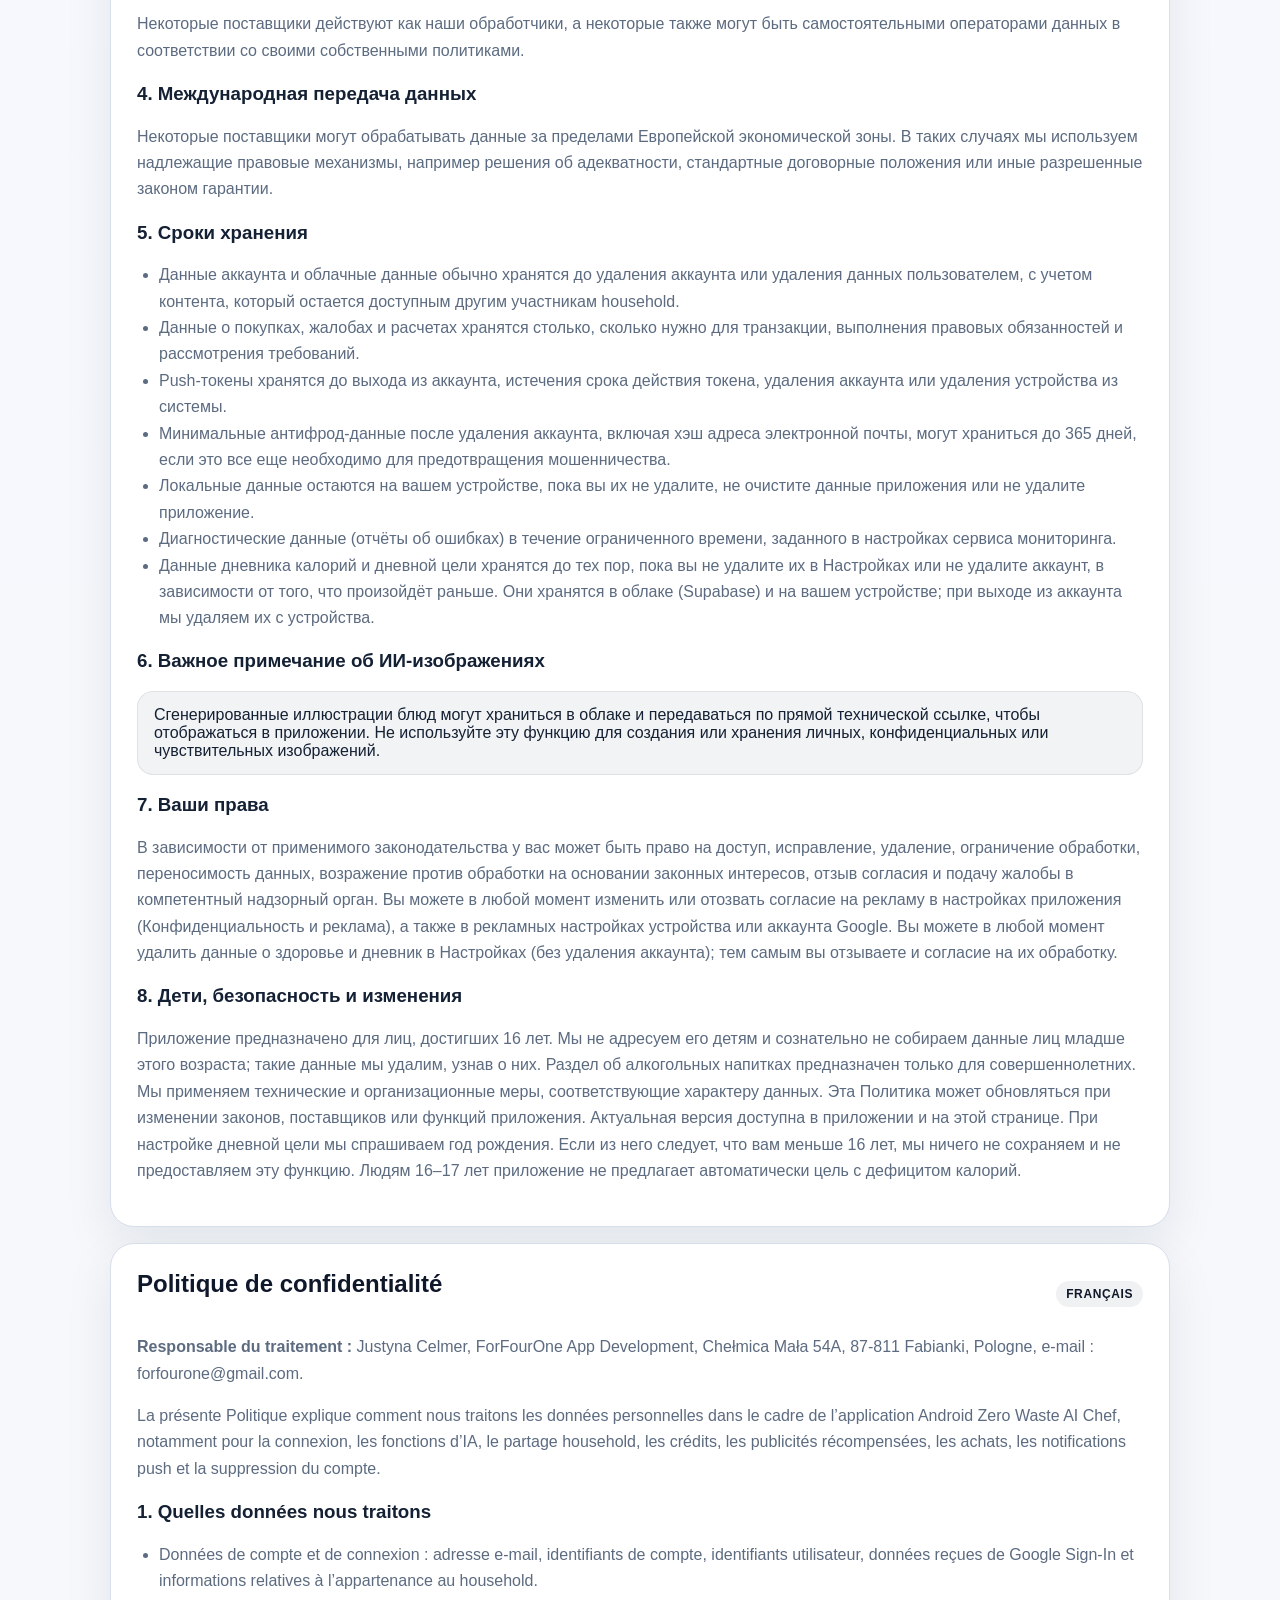
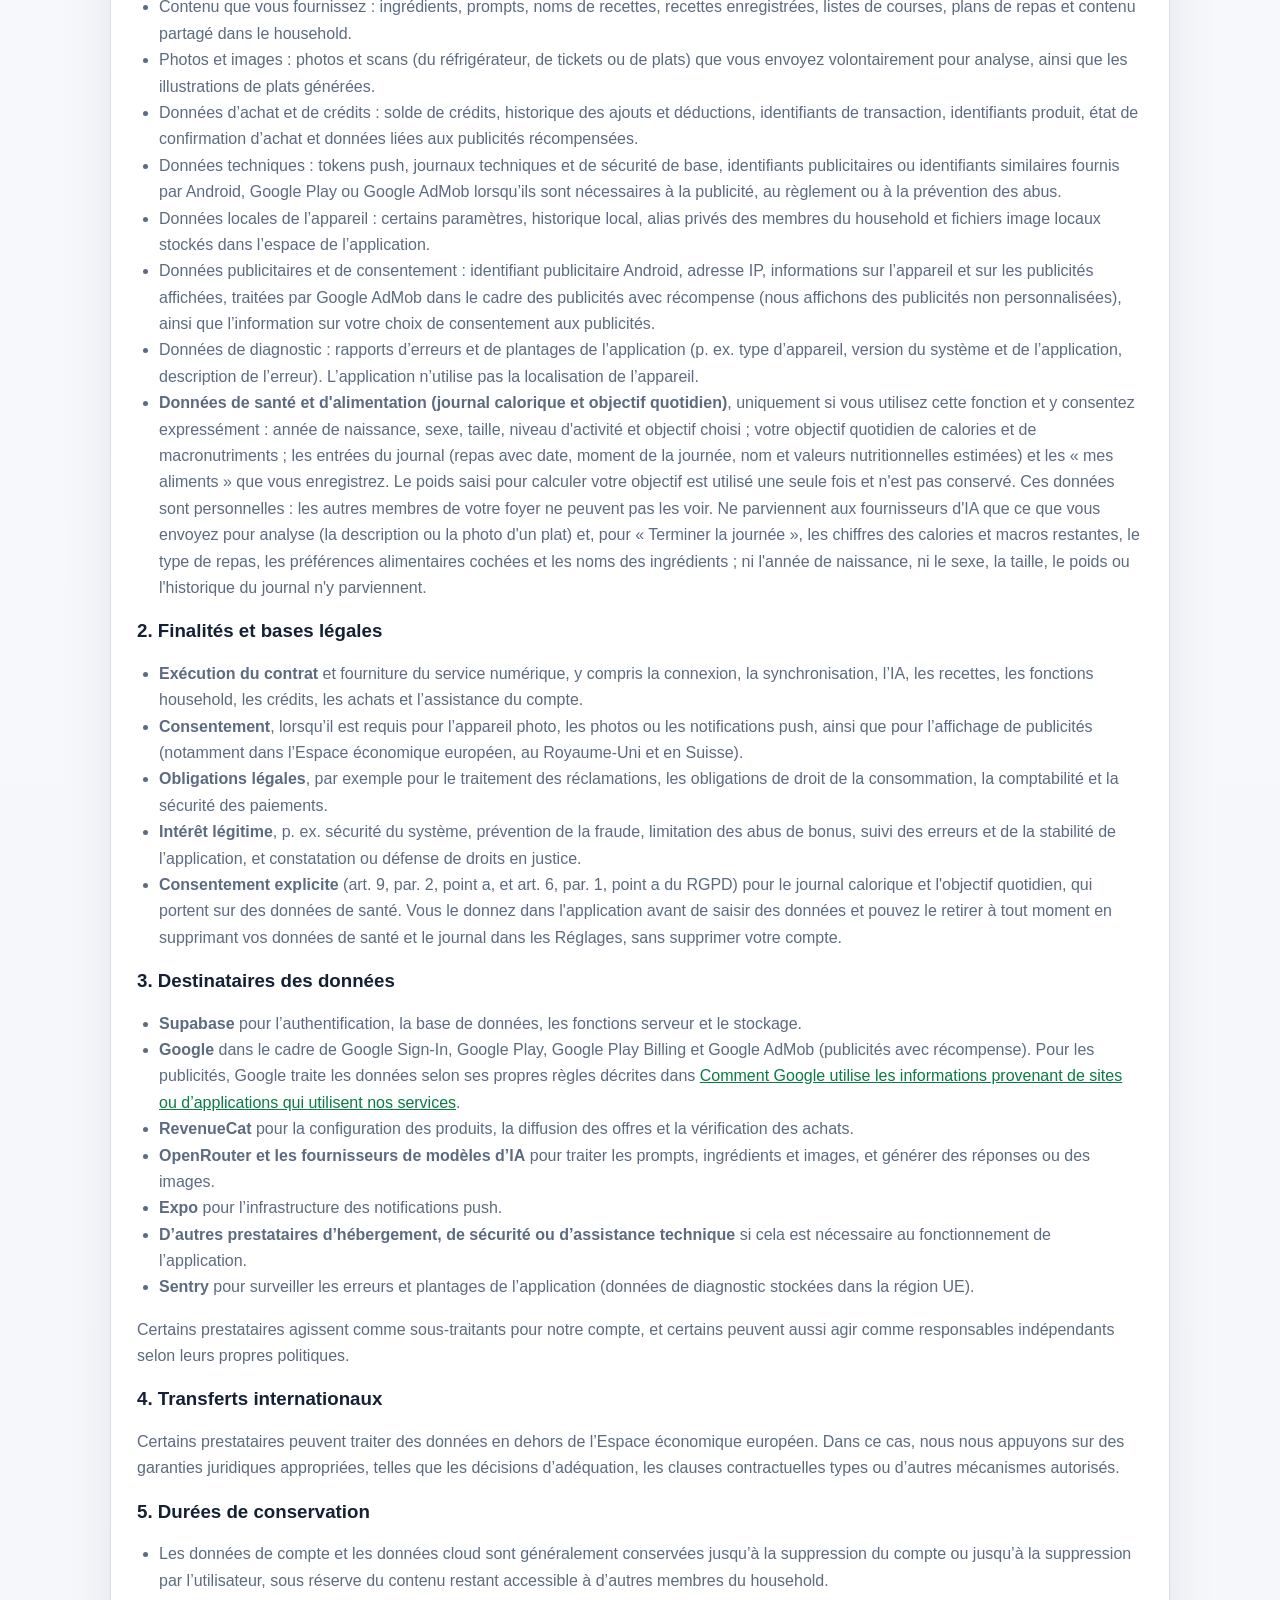
<file: polityka.html>
<!DOCTYPE html>
<html lang="en">
<head>
    <meta charset="utf-8">
    <meta name="viewport" content="width=device-width, initial-scale=1">
    <title>Zero Waste AI Chef - Privacy Policy</title>
    <meta name="description" content="Multilingual Privacy Policy for Zero Waste AI Chef.">
    <link rel="stylesheet" href="./styles.css">
    <script defer src="./legal.js"></script>
</head>
<body>
    <div class="page">
        <header class="hero">
            <span class="eyebrow">Zero Waste AI Chef</span>
            <h1>Privacy Policy</h1>
            <p>This page contains one multilingual Privacy Policy. Open the language that matches the language of the app or your preferred language.</p>
            <p class="meta">Last updated: October 11, 2026</p>
            <div class="doc-nav">
                <a class="active" href="./polityka.html">Privacy Policy</a>
                <a href="./regulamin.html">Terms of Service</a>
                <a href="./delete/">Delete Account</a>
            </div>
        </header>

        <section class="grid">
            <div class="card">
                <h2>Table of Contents</h2>
                <p>One public URL is used for Google Play and the app. The app opens this page with a language anchor such as <code>#en</code> or <code>#fr</code>.</p>
                <div class="lang-nav">
                    <a data-locale-link="pl" href="#pl">Polski</a>
                    <a data-locale-link="en" href="#en">English</a>
                    <a data-locale-link="de" href="#de">Deutsch</a>
                    <a data-locale-link="es" href="#es">Español</a>
                    <a data-locale-link="ru" href="#ru">Русский</a>
                    <a data-locale-link="fr" href="#fr">Français</a>
                </div>
            </div>
        </section>

        <main class="stack">
            <section id="pl" class="locale-section" lang="pl">
                <div class="locale-head">
                    <h2>Polityka Prywatności</h2>
                    <span class="locale-label">Polski</span>
                </div>
                <p><strong>Administrator danych:</strong> Justyna Celmer, ForFourOne App Development, Chełmica Mała 54A, 87-811 Fabianki, Polska, e-mail: forfourone@gmail.com.</p>
                <p>Ta Polityka opisuje, jak przetwarzamy dane osobowe w związku z korzystaniem z aplikacji mobilnej Zero Waste AI Chef na Androidzie, w tym logowaniem, funkcjami AI, gospodarstwem domowym, kredytami, reklamami nagradzanymi, zakupami, powiadomieniami push oraz usuwaniem konta.</p>

                <h3>1. Jakie dane przetwarzamy</h3>
                <ul>
                    <li>Dane konta i logowania: adres e-mail, identyfikatory konta, identyfikatory użytkownika, dane przekazane przez Google Sign-In, informacje o członkostwie w gospodarstwie domowym.</li>
                    <li>Dane wprowadzane przez Ciebie: składniki, prompty, nazwy potraw, zapisane przepisy, listy zakupów, plany posiłków, dane współdzielone w ramach gospodarstwa domowego.</li>
                    <li>Zdjęcia i obrazy: zdjęcia i skany (lodówki, paragonów, potraw), które dobrowolnie wysyłasz do analizy, oraz wygenerowane ilustracje potraw.</li>
                    <li>Dane zakupowe i kredytowe: saldo kredytów, historia przyznań i odjęć, identyfikatory transakcji, identyfikatory produktów, status rozliczenia zakupu, dane o reklamach nagradzanych.</li>
                    <li>Dane techniczne: tokeny push, podstawowe logi techniczne i bezpieczeństwa, identyfikatory reklamowe lub podobne identyfikatory udostępniane przez Android, Google Play lub Google AdMob, jeśli są potrzebne do działania reklam, rozliczeń i ochrony przed nadużyciami.</li>
                    <li>Dane lokalne na urządzeniu: wybrane ustawienia, lokalna historia, prywatne aliasy członków gospodarstwa oraz lokalne pliki obrazów zapisane w pamięci aplikacji.</li>
                    <li>Dane reklamowe i zgody: identyfikator reklamowy Androida, adres IP, informacje o urządzeniu i wyświetlonych reklamach przetwarzane przez Google AdMob w związku z reklamami nagradzanymi (wyświetlamy reklamy niespersonalizowane) oraz informacja o Twojej decyzji dotyczącej zgody na reklamy.</li>
                    <li>Dane diagnostyczne: raporty o błędach i awariach aplikacji (m.in. typ urządzenia, wersja systemu i aplikacji, opis błędu). Aplikacja nie korzysta z lokalizacji urządzenia.</li>
                    <li><strong>Dane o zdrowiu i odżywianiu (dziennik kalorii i dzienny cel)</strong>, tylko jeśli korzystasz z tej funkcji i wyrazisz na to wyraźną zgodę: rok urodzenia, płeć, wzrost, poziom aktywności i wybrany cel; dzienny cel kalorii i makroskładników; wpisy dziennika (posiłki z datą, porą dnia, nazwą i szacunkowymi wartościami odżywczymi) oraz zapisane przez Ciebie „moje produkty”. Wagi podanej do obliczenia celu używamy jednorazowo i nie zapisujemy jej. Dane te są osobiste: inni członkowie gospodarstwa domowego ich nie widzą. Do dostawców AI trafia tylko to, co sam wyślesz do analizy (opis lub zdjęcie potrawy) oraz, przy „Domknij dzień”, liczby brakujących kalorii i makroskładników, rodzaj posiłku, zaznaczone preferencje dietetyczne i nazwy produktów; nie trafiają tam rok urodzenia, płeć, wzrost, waga ani historia dziennika.</li>
                </ul>

                <h3>2. Cele i podstawy prawne</h3>
                <ul>
                    <li><strong>Wykonanie umowy</strong> i świadczenie usługi cyfrowej, w tym logowanie, synchronizacja, AI, przepisy, household, kredyty, zakupy i obsługa konta.</li>
                    <li><strong>Zgoda</strong>, jeśli jest wymagana do korzystania z aparatu, zdjęć lub powiadomień push oraz do wyświetlania reklam (w szczególności w Europejskim Obszarze Gospodarczym, Wielkiej Brytanii i Szwajcarii).</li>
                    <li><strong>Obowiązki prawne</strong>, np. reklamacje, rozliczenia, obowiązki konsumenckie, bezpieczeństwo płatności.</li>
                    <li><strong>Prawnie uzasadniony interes</strong>, np. bezpieczeństwo systemu, zapobieganie fraudom, ograniczanie nadużyć bonusów, monitorowanie błędów i stabilności aplikacji oraz dochodzenie lub obrona roszczeń.</li>
                    <li><strong>Wyraźna zgoda</strong> (art. 9 ust. 2 lit. a oraz art. 6 ust. 1 lit. a RODO) dla dziennika kalorii i dziennego celu, które dotyczą danych o zdrowiu. Wyrażasz ją w aplikacji przed wpisaniem jakichkolwiek danych i możesz ją w każdej chwili wycofać, usuwając dane zdrowotne i dziennik w Ustawieniach, bez usuwania konta.</li>
                </ul>

                <h3>3. Komu możemy ujawniać dane</h3>
                <ul>
                    <li><strong>Supabase</strong> do uwierzytelniania, bazy danych, funkcji serwerowych i przechowywania części danych.</li>
                    <li><strong>Google</strong> w związku z Google Sign-In, Google Play, Google Play Billing oraz Google AdMob (reklamy nagradzane). W zakresie reklam Google przetwarza dane na własnych zasadach opisanych w dokumencie <a href="https://policies.google.com/technologies/partner-sites">Jak Google wykorzystuje informacje z witryn lub aplikacji korzystających z naszych usług</a>.</li>
                    <li><strong>RevenueCat</strong> do obsługi produktów, ofert i potwierdzania zakupów w aplikacji.</li>
                    <li><strong>OpenRouter oraz dostawcy modeli AI</strong> do przetwarzania promptów, składników, zdjęć i generowania odpowiedzi lub obrazów.</li>
                    <li><strong>Expo</strong> do obsługi infrastruktury powiadomień push.</li>
                    <li><strong>Inni dostawcy hostingu, bezpieczeństwa i wsparcia technicznego</strong>, jeżeli jest to niezbędne do działania aplikacji.</li>
                    <li><strong>Sentry</strong> do monitorowania błędów i awarii aplikacji (dane diagnostyczne przechowywane w regionie UE).</li>
                </ul>
                <p>Niektórzy dostawcy działają jako nasi podmioty przetwarzające, a niektórzy mogą działać także jako odrębni administratorzy zgodnie z własnymi politykami prywatności.</p>

                <h3>4. Transfery międzynarodowe</h3>
                <p>Niektórzy dostawcy mogą przetwarzać dane poza Europejskim Obszarem Gospodarczym. W takim przypadku stosujemy odpowiednie mechanizmy prawne, takie jak decyzje stwierdzające odpowiedni stopień ochrony, standardowe klauzule umowne lub inne zgodne z prawem zabezpieczenia.</p>

                <h3>5. Jak długo przechowujemy dane</h3>
                <ul>
                    <li>Dane konta i dane chmurowe co do zasady do usunięcia konta albo usunięcia danych przez użytkownika, z uwzględnieniem treści współdzielonych z innymi członkami gospodarstwa.</li>
                    <li>Dane zakupowe, reklamacyjne i rozliczeniowe przez okres wymagany do obsługi zakupu, reklamacji, obowiązków prawnych i roszczeń.</li>
                    <li>Tokeny push do czasu wylogowania, wygaśnięcia tokenu, usunięcia konta lub usunięcia urządzenia z systemu.</li>
                    <li>Minimalne dane antynadużyciowe po usunięciu konta, w tym hash adresu e-mail, maksymalnie przez 365 dni, jeśli są nadal potrzebne do przeciwdziałania fraudom.</li>
                    <li>Dane lokalne na urządzeniu do czasu ich usunięcia przez Ciebie, wyczyszczenia pamięci aplikacji lub odinstalowania aplikacji.</li>
                    <li>Dane diagnostyczne (raporty błędów) przez ograniczony czas określony w ustawieniach usługi monitoringu.</li>
                    <li>Dane dziennika kalorii i dziennego celu przechowujemy do czasu ich usunięcia przez Ciebie w Ustawieniach albo usunięcia konta, w zależności od tego, co nastąpi wcześniej. Są w chmurze (Supabase) i w pamięci urządzenia; po wylogowaniu usuwamy je z urządzenia.</li>
                </ul>

                <h3>6. Ważna informacja o obrazach AI</h3>
                <div class="notice">
                    Wygenerowane ilustracje potraw mogą być zapisywane w chmurze i udostępniane przez bezpośredni link techniczny potrzebny do wyświetlenia obrazu. Nie używaj tej funkcji do tworzenia ani przechowywania obrazów zawierających dane wrażliwe, poufne lub osobiste.
                </div>

                <h3>7. Twoje prawa</h3>
                <p>Masz prawo do dostępu do danych, sprostowania, usunięcia, ograniczenia przetwarzania, przenoszenia danych tam, gdzie ma to zastosowanie, sprzeciwu wobec przetwarzania opartego na prawnie uzasadnionym interesie, cofnięcia zgody oraz złożenia skargi do właściwego organu nadzorczego, w tym do Prezesa UODO w Polsce. Zgodę na reklamy możesz zmienić lub wycofać w każdej chwili w ustawieniach aplikacji (Prywatność i reklamy) oraz w ustawieniach reklam na swoim urządzeniu lub koncie Google. Dane zdrowotne i dziennik możesz w każdej chwili usunąć w Ustawieniach (bez usuwania konta); tym samym wycofujesz zgodę na ich przetwarzanie.</p>

                <h3>8. Dzieci, bezpieczeństwo i zmiany</h3>
                <p>Aplikacja jest przeznaczona dla osób, które ukończyły 16 lat. Nie kierujemy jej do dzieci i nie zbieramy świadomie danych osób poniżej tego wieku; takie dane usuniemy, gdy się o nich dowiemy. Sekcja dotycząca napojów alkoholowych jest przeznaczona wyłącznie dla osób pełnoletnich. Stosujemy środki organizacyjne i techniczne odpowiednie do charakteru danych. Ta Polityka może być aktualizowana przy zmianach prawa, dostawców albo funkcji aplikacji. Aktualna wersja jest publikowana w aplikacji oraz na tej stronie. Przy ustawianiu dziennego celu pytamy o rok urodzenia. Jeżeli wynika z niego, że masz mniej niż 16 lat, niczego nie zapisujemy i nie udostępniamy tej funkcji. Osobom w wieku 16-17 lat aplikacja nie proponuje automatycznie celu z deficytem kalorycznym.</p>
            </section>

            <section id="en" class="locale-section" lang="en">
                <div class="locale-head">
                    <h2>Privacy Policy</h2>
                    <span class="locale-label">English</span>
                </div>
                <p><strong>Data controller:</strong> Justyna Celmer, ForFourOne App Development, Chełmica Mała 54A, 87-811 Fabianki, Poland, email: forfourone@gmail.com.</p>
                <p>This Policy explains how we process personal data in connection with the Zero Waste AI Chef Android app, including sign-in, AI features, household sharing, credits, rewarded ads, purchases, push notifications, and account deletion.</p>

                <h3>1. What data we process</h3>
                <ul>
                    <li>Account and sign-in data: email address, account identifiers, user IDs, data received from Google Sign-In, and household membership information.</li>
                    <li>Content you provide: ingredients, prompts, recipe names, saved recipes, shopping lists, meal plans, and content shared inside a household.</li>
                    <li>Photos and images: photos and scans (of your fridge, receipts or dishes) that you voluntarily send for analysis, and generated dish illustrations.</li>
                    <li>Purchase and credit data: credit balance, grant and deduction history, transaction identifiers, product IDs, purchase settlement status, and rewarded-ad event data.</li>
                    <li>Technical data: push tokens, basic security and server logs, advertising identifiers or similar identifiers made available by Android, Google Play, or Google AdMob when needed for ads, settlement, or abuse prevention.</li>
                    <li>Local device data: selected settings, local history, private household aliases, and local image files stored in the app sandbox.</li>
                    <li>Advertising and consent data: Android advertising ID, IP address, device information and information about ads shown, processed by Google AdMob in connection with rewarded ads (we show non-personalised ads), and information about your ad consent choice.</li>
                    <li>Diagnostic data: error and crash reports of the app (e.g. device type, system and app version, error description). The app does not use the device’s location.</li>
                    <li><strong>Health and nutrition data (calorie diary and daily goal)</strong>, only if you use this feature and give your explicit consent: year of birth, sex, height, activity level and chosen goal; your daily calorie and macronutrient target; diary entries (meals with date, time of day, name and estimated nutrition values) and the “my foods” you save. The weight you enter to calculate your goal is used once and is not stored. This data is personal: other members of your household cannot see it. Only what you send for analysis (the description or photo of a dish) and, for “Finish the day”, the numbers of remaining calories and macros, the meal type, selected diet preferences and ingredient names are passed to AI providers; your year of birth, sex, height, weight and diary history are not.</li>
                </ul>

                <h3>2. Purposes and legal bases</h3>
                <ul>
                    <li><strong>Performance of a contract</strong> and delivery of the digital service, including sign-in, sync, AI, recipes, household features, credits, purchases, and account support.</li>
                    <li><strong>Consent</strong>, where required for camera, photos or push notifications, and for showing ads (in particular in the European Economic Area, the United Kingdom and Switzerland).</li>
                    <li><strong>Legal obligations</strong>, such as complaints handling, consumer-law duties, accounting, and payment-security obligations.</li>
                    <li><strong>Legitimate interest</strong>, e.g. system security, fraud prevention, limiting bonus abuse, monitoring errors and app stability, and establishing or defending legal claims.</li>
                    <li><strong>Explicit consent</strong> (Art. 9(2)(a) and Art. 6(1)(a) GDPR) for the calorie diary and daily goal, which involve health-related data. You give it in the app before entering any data and can withdraw it at any time by deleting your health data and diary in Settings, without deleting your account.</li>
                </ul>

                <h3>3. Who may receive data</h3>
                <ul>
                    <li><strong>Supabase</strong> for authentication, database, server functions, and storage.</li>
                    <li><strong>Google</strong> in connection with Google Sign-In, Google Play, Google Play Billing and Google AdMob (rewarded ads). For ads, Google processes data under its own rules described in <a href="https://policies.google.com/technologies/partner-sites">How Google uses information from sites or apps that use our services</a>.</li>
                    <li><strong>RevenueCat</strong> for product configuration, offer delivery, and purchase verification.</li>
                    <li><strong>OpenRouter and AI model providers</strong> for processing prompts, ingredients, images, and generating responses or images.</li>
                    <li><strong>Expo</strong> for push-notification infrastructure.</li>
                    <li><strong>Other hosting, security, or technical support providers</strong> where needed to operate the app.</li>
                    <li><strong>Sentry</strong> to monitor app errors and crashes (diagnostic data stored in the EU region).</li>
                </ul>
                <p>Some providers act as our processors, and some may also act as independent controllers under their own privacy notices.</p>

                <h3>4. International transfers</h3>
                <p>Some providers may process data outside the European Economic Area. When that happens, we rely on appropriate legal safeguards, such as adequacy decisions, standard contractual clauses, or other lawful transfer mechanisms.</p>

                <h3>5. Retention</h3>
                <ul>
                    <li>Account and cloud data are generally kept until account deletion or user-side deletion, subject to content that remains available to other household members.</li>
                    <li>Purchase, complaint, and settlement records are kept for as long as needed for the transaction, legal duties, and claims handling.</li>
                    <li>Push tokens are kept until logout, token expiry, account deletion, or device removal from the system.</li>
                    <li>Minimal anti-abuse data after account deletion, including a hashed email address, may be kept for up to 365 days where still needed to prevent fraud.</li>
                    <li>Local device data remain on your device until you remove them, clear app storage, or uninstall the app.</li>
                    <li>Diagnostic data (error reports) for a limited time set in the monitoring service settings.</li>
                    <li>Calorie diary and daily goal data are kept until you delete them in Settings or delete your account, whichever happens first. They are stored in the cloud (Supabase) and on your device, and removed from the device when you sign out.</li>
                </ul>

                <h3>6. Important note about AI images</h3>
                <div class="notice">
                    Generated food illustration images may be stored in cloud storage and delivered through a direct technical link so they can be displayed inside the app. Do not use this feature to create or store personal, confidential, or sensitive images.
                </div>

                <h3>7. Your rights</h3>
                <p>You may have the right to access, correct, delete, restrict, or port your data where applicable, object to processing based on legitimate interests, withdraw consent, and lodge a complaint with your competent supervisory authority. You can change or withdraw your ad consent at any time in the app settings (Privacy and ads) and in the ad settings of your device or Google account. You can delete your health data and diary at any time in Settings (without deleting your account); this also withdraws your consent to their processing.</p>

                <h3>8. Children, security, and updates</h3>
                <p>The app is intended for people aged 16 or over. We do not direct it to children and do not knowingly collect data of people below this age; we will delete such data when we learn of it. The section on alcoholic drinks is intended only for adults. We apply technical and organizational measures appropriate to the nature of the data. This Policy may be updated when laws, providers, or app features change. The current version is available in the app and on this page. When setting the daily goal we ask for your year of birth. If it shows that you are under 16, we save nothing and do not offer this feature. For people aged 16-17 the app does not automatically propose a calorie deficit.</p>
            </section>

            <section id="de" class="locale-section" lang="de">
                <div class="locale-head">
                    <h2>Datenschutzerklärung</h2>
                    <span class="locale-label">Deutsch</span>
                </div>
                <p><strong>Verantwortliche:</strong> Justyna Celmer, ForFourOne App Development, Chełmica Mała 54A, 87-811 Fabianki, Polen, E-Mail: forfourone@gmail.com.</p>
                <p>Diese Erklärung beschreibt, wie wir personenbezogene Daten im Zusammenhang mit der Android-App Zero Waste AI Chef verarbeiten, einschließlich Anmeldung, KI-Funktionen, Haushaltsfreigaben, Credits, Reward-Anzeigen, Käufen, Push-Benachrichtigungen und Kontolöschung.</p>

                <h3>1. Welche Daten wir verarbeiten</h3>
                <ul>
                    <li>Konto- und Anmeldedaten: E-Mail-Adresse, Konto-IDs, Nutzer-IDs, von Google Sign-In erhaltene Daten und Informationen zur Haushaltsmitgliedschaft.</li>
                    <li>Von dir bereitgestellte Inhalte: Zutaten, Prompts, Rezeptnamen, gespeicherte Rezepte, Einkaufslisten, Essenspläne und im Haushalt geteilte Inhalte.</li>
                    <li>Fotos und Bilder: Fotos und Scans (von Kühlschrank, Kassenbons oder Gerichten), die du freiwillig zur Analyse sendest, sowie generierte Gerichtsillustrationen.</li>
                    <li>Kauf- und Credit-Daten: Credit-Guthaben, Verlauf von Gutschriften und Abbuchungen, Transaktionskennungen, Produkt-IDs, Status der Kaufbestätigung und Daten zu Reward-Anzeigen.</li>
                    <li>Technische Daten: Push-Token, grundlegende Sicherheits- und Server-Logs sowie Werbe-IDs oder ähnliche Kennungen, die von Android, Google Play oder Google AdMob bereitgestellt werden, wenn sie für Werbung, Abrechnung oder Missbrauchsprävention erforderlich sind.</li>
                    <li>Lokale Gerätedaten: ausgewählte Einstellungen, lokaler Verlauf, private Aliasnamen im Haushalt und lokale Bilddateien im App-Speicherbereich.</li>
                    <li>Werbe- und Einwilligungsdaten: Android-Werbe-ID, IP-Adresse, Geräteinformationen und Informationen zu angezeigter Werbung, verarbeitet von Google AdMob im Zusammenhang mit Prämienwerbung (wir zeigen nicht personalisierte Werbung), sowie die Information über deine Entscheidung zur Werbeeinwilligung.</li>
                    <li>Diagnosedaten: Fehler- und Absturzberichte der App (z. B. Gerätetyp, System- und App-Version, Fehlerbeschreibung). Die App nutzt nicht den Standort des Geräts.</li>
                    <li><strong>Gesundheits- und Ernährungsdaten (Kalorientagebuch und Tagesziel)</strong>, nur wenn du diese Funktion nutzt und ausdrücklich einwilligst: Geburtsjahr, Geschlecht, Größe, Aktivitätslevel und gewähltes Ziel; dein tägliches Kalorien- und Makronährstoffziel; Tagebucheinträge (Mahlzeiten mit Datum, Tageszeit, Name und geschätzten Nährwerten) sowie die von dir gespeicherten „Meine Lebensmittel“. Das zur Berechnung deines Ziels eingegebene Gewicht wird einmalig verwendet und nicht gespeichert. Diese Daten sind persönlich: andere Mitglieder deines Haushalts können sie nicht sehen. An KI-Anbieter gelangt nur, was du selbst zur Analyse sendest (Beschreibung oder Foto eines Gerichts) sowie bei „Tag abschließen“ die Zahlen der verbleibenden Kalorien und Makros, die Mahlzeitenart, ausgewählte Ernährungspräferenzen und Zutatennamen; Geburtsjahr, Geschlecht, Größe, Gewicht und Tagebuchverlauf gelangen nicht dorthin.</li>
                </ul>

                <h3>2. Zwecke und Rechtsgrundlagen</h3>
                <ul>
                    <li><strong>Vertragserfüllung</strong> und Bereitstellung des digitalen Dienstes, einschließlich Anmeldung, Synchronisierung, KI, Rezepte, Haushaltsfunktionen, Credits, Käufe und Kontosupport.</li>
                    <li><strong>Einwilligung</strong>, sofern erforderlich für Kamera, Fotos oder Push-Benachrichtigungen sowie für die Anzeige von Werbung (insbesondere im Europäischen Wirtschaftsraum, im Vereinigten Königreich und in der Schweiz).</li>
                    <li><strong>Rechtliche Verpflichtungen</strong>, etwa für Reklamationen, Verbraucherschutzpflichten, Buchhaltung und Zahlungssicherheit.</li>
                    <li><strong>Berechtigtes Interesse</strong>, z. B. Systemsicherheit, Betrugsprävention, Begrenzung von Bonusmissbrauch, Überwachung von Fehlern und App-Stabilität sowie Geltendmachung oder Verteidigung von Rechtsansprüchen.</li>
                    <li><strong>Ausdrückliche Einwilligung</strong> (Art. 9 Abs. 2 Buchst. a und Art. 6 Abs. 1 Buchst. a DSGVO) für das Kalorientagebuch und das Tagesziel, die Gesundheitsdaten betreffen. Du erteilst sie in der App, bevor du Daten eingibst, und kannst sie jederzeit widerrufen, indem du deine Gesundheitsdaten und das Tagebuch in den Einstellungen löschst, ohne dein Konto zu löschen.</li>
                </ul>

                <h3>3. Empfänger der Daten</h3>
                <ul>
                    <li><strong>Supabase</strong> für Authentifizierung, Datenbank, Serverfunktionen und Speicherung.</li>
                    <li><strong>Google</strong> im Zusammenhang mit Google Sign-In, Google Play, Google Play Billing und Google AdMob (Prämienwerbung). Bei Werbung verarbeitet Google Daten nach eigenen Regeln, beschrieben in <a href="https://policies.google.com/technologies/partner-sites">Wie Google Informationen von Websites oder Apps verwendet, die unsere Dienste nutzen</a>.</li>
                    <li><strong>RevenueCat</strong> für Produktkonfiguration, Angebotsbereitstellung und Kaufverifizierung.</li>
                    <li><strong>OpenRouter und KI-Modellanbieter</strong> zur Verarbeitung von Prompts, Zutaten, Bildern sowie zur Generierung von Antworten oder Bildern.</li>
                    <li><strong>Expo</strong> für die Push-Benachrichtigungsinfrastruktur.</li>
                    <li><strong>Weitere Hosting-, Sicherheits- oder Supportanbieter</strong>, soweit dies für den Betrieb der App erforderlich ist.</li>
                    <li><strong>Sentry</strong> zur Überwachung von App-Fehlern und Abstürzen (Diagnosedaten in der EU-Region gespeichert).</li>
                </ul>
                <p>Einige Anbieter handeln als unsere Auftragsverarbeiter; andere können nach ihren eigenen Datenschutzinformationen auch eigenständige Verantwortliche sein.</p>

                <h3>4. Internationale Übermittlungen</h3>
                <p>Einige Anbieter können Daten außerhalb des Europäischen Wirtschaftsraums verarbeiten. In solchen Fällen stützen wir uns auf geeignete rechtliche Garantien wie Angemessenheitsbeschlüsse, Standardvertragsklauseln oder andere zulässige Mechanismen.</p>

                <h3>5. Speicherdauer</h3>
                <ul>
                    <li>Konto- und Cloud-Daten werden grundsätzlich bis zur Kontolöschung oder nutzerseitigen Löschung gespeichert, vorbehaltlich von Inhalten, die anderen Haushaltsmitgliedern weiter zur Verfügung stehen.</li>
                    <li>Kauf-, Reklamations- und Abrechnungsdaten werden so lange gespeichert, wie dies für die Transaktion, gesetzliche Pflichten und Anspruchsabwicklung erforderlich ist.</li>
                    <li>Push-Token werden bis zur Abmeldung, zum Ablauf des Tokens, zur Kontolöschung oder zur Entfernung des Geräts aus dem System gespeichert.</li>
                    <li>Minimale Anti-Missbrauchs-Daten nach Kontolöschung, einschließlich einer gehashten E-Mail-Adresse, können bis zu 365 Tage gespeichert werden, soweit dies zur Betrugsprävention erforderlich ist.</li>
                    <li>Lokale Gerätedaten verbleiben auf deinem Gerät, bis du sie entfernst, den App-Speicher löschst oder die App deinstallierst.</li>
                    <li>Diagnosedaten (Fehlerberichte) für einen begrenzten Zeitraum, der in den Einstellungen des Überwachungsdienstes festgelegt ist.</li>
                    <li>Daten des Kalorientagebuchs und des Tagesziels werden gespeichert, bis du sie in den Einstellungen löschst oder dein Konto löschst, je nachdem, was zuerst eintritt. Sie liegen in der Cloud (Supabase) und auf deinem Gerät; beim Abmelden entfernen wir sie vom Gerät.</li>
                </ul>

                <h3>6. Wichtiger Hinweis zu KI-Bildern</h3>
                <div class="notice">
                    Generierte Essensillustrationen können in einer Cloud gespeichert und über einen direkten technischen Link ausgeliefert werden, damit sie in der App angezeigt werden können. Nutze diese Funktion nicht für persönliche, vertrauliche oder sensible Bilder.
                </div>

                <h3>7. Deine Rechte</h3>
                <p>Du kannst je nach anwendbarem Recht das Recht auf Auskunft, Berichtigung, Löschung, Einschränkung, Datenübertragbarkeit, Widerspruch gegen auf berechtigten Interessen beruhende Verarbeitungen, Widerruf deiner Einwilligung und Beschwerde bei einer zuständigen Aufsichtsbehörde haben. Du kannst deine Werbeeinwilligung jederzeit in den App-Einstellungen (Datenschutz und Werbung) sowie in den Werbeeinstellungen deines Geräts oder Google-Kontos ändern oder widerrufen. Du kannst deine Gesundheitsdaten und das Tagebuch jederzeit in den Einstellungen löschen (ohne dein Konto zu löschen); damit widerrufst du auch deine Einwilligung zur Verarbeitung.</p>

                <h3>8. Kinder, Sicherheit und Änderungen</h3>
                <p>Die App ist für Personen ab 16 Jahren bestimmt. Wir richten sie nicht an Kinder und erheben nicht wissentlich Daten von Personen unter diesem Alter; solche Daten löschen wir, sobald wir davon erfahren. Der Bereich zu alkoholischen Getränken ist ausschließlich für Volljährige bestimmt. Wir setzen technische und organisatorische Maßnahmen ein, die zur Art der Daten passen. Diese Erklärung kann aktualisiert werden, wenn sich Gesetze, Anbieter oder App-Funktionen ändern. Die aktuelle Version ist in der App und auf dieser Seite verfügbar. Beim Festlegen des Tagesziels fragen wir nach deinem Geburtsjahr. Ergibt sich daraus, dass du jünger als 16 Jahre bist, speichern wir nichts und bieten diese Funktion nicht an. Personen im Alter von 16 bis 17 Jahren schlägt die App nicht automatisch ein Ziel mit Kaloriendefizit vor.</p>
            </section>

            <section id="es" class="locale-section" lang="es">
                <div class="locale-head">
                    <h2>Política de Privacidad</h2>
                    <span class="locale-label">Español</span>
                </div>
                <p><strong>Responsable del tratamiento:</strong> Justyna Celmer, ForFourOne App Development, Chełmica Mała 54A, 87-811 Fabianki, Polonia, correo: forfourone@gmail.com.</p>
                <p>Esta Política explica cómo tratamos los datos personales en relación con la aplicación Android Zero Waste AI Chef, incluido el inicio de sesión, las funciones de IA, el uso compartido del hogar, los créditos, los anuncios recompensados, las compras, las notificaciones push y la eliminación de la cuenta.</p>

                <h3>1. Qué datos tratamos</h3>
                <ul>
                    <li>Datos de cuenta e inicio de sesión: dirección de correo electrónico, identificadores de cuenta, identificadores de usuario, datos recibidos de Google Sign-In e información de pertenencia al hogar.</li>
                    <li>Contenido que proporcionas: ingredientes, prompts, nombres de recetas, recetas guardadas, listas de compra, planes de comidas y contenido compartido dentro del hogar.</li>
                    <li>Fotos e imágenes: fotos y escaneos (de la nevera, tickets o platos) que envías voluntariamente para su análisis, e ilustraciones de platos generadas.</li>
                    <li>Datos de compras y créditos: saldo de créditos, historial de concesiones y deducciones, identificadores de transacción, identificadores de producto, estado de confirmación de compra y datos de eventos de anuncios recompensados.</li>
                    <li>Datos técnicos: tokens push, registros básicos de seguridad y servidor, e identificadores publicitarios o similares puestos a disposición por Android, Google Play o Google AdMob cuando sean necesarios para anuncios, liquidación o prevención de abuso.</li>
                    <li>Datos locales del dispositivo: ajustes seleccionados, historial local, alias privados del hogar y archivos de imagen locales almacenados en el entorno de la app.</li>
                    <li>Datos publicitarios y de consentimiento: identificador de publicidad de Android, dirección IP, información del dispositivo y de los anuncios mostrados, tratados por Google AdMob en relación con los anuncios recompensados (mostramos anuncios no personalizados), e información sobre tu decisión de consentimiento para anuncios.</li>
                    <li>Datos de diagnóstico: informes de errores y fallos de la aplicación (p. ej. tipo de dispositivo, versión del sistema y de la aplicación, descripción del error). La aplicación no utiliza la ubicación del dispositivo.</li>
                    <li><strong>Datos de salud y alimentación (diario de calorías y objetivo diario)</strong>, solo si usas esta función y das tu consentimiento explícito: año de nacimiento, sexo, altura, nivel de actividad y objetivo elegido; tu objetivo diario de calorías y macronutrientes; las entradas del diario (comidas con fecha, momento del día, nombre y valores nutricionales estimados) y los «mis alimentos» que guardes. El peso que introduces para calcular tu objetivo se usa una sola vez y no se guarda. Estos datos son personales: los demás miembros de tu hogar no pueden verlos. A los proveedores de IA solo llega lo que tú envías para su análisis (la descripción o la foto de un plato) y, en «Cierra el día», las cifras de calorías y macros restantes, el tipo de comida, las preferencias dietéticas marcadas y los nombres de los ingredientes; no llegan el año de nacimiento, el sexo, la altura, el peso ni el historial del diario.</li>
                </ul>

                <h3>2. Finalidades y bases jurídicas</h3>
                <ul>
                    <li><strong>Ejecución del contrato</strong> y prestación del servicio digital, incluido el inicio de sesión, la sincronización, la IA, las recetas, las funciones de hogar, los créditos, las compras y la asistencia de la cuenta.</li>
                    <li><strong>Consentimiento</strong>, cuando se requiera para la cámara, las fotos o las notificaciones push, y para mostrar anuncios (en particular en el Espacio Económico Europeo, el Reino Unido y Suiza).</li>
                    <li><strong>Obligaciones legales</strong>, como la gestión de reclamaciones, deberes de derecho del consumidor, contabilidad y seguridad de pagos.</li>
                    <li><strong>Interés legítimo</strong>, p. ej. seguridad del sistema, prevención del fraude, limitación del abuso de bonificaciones, supervisión de errores y estabilidad de la aplicación, y ejercicio o defensa de reclamaciones.</li>
                    <li><strong>Consentimiento explícito</strong> (art. 9.2.a y art. 6.1.a del RGPD) para el diario de calorías y el objetivo diario, que implican datos relativos a la salud. Lo das en la app antes de introducir ningún dato y puedes retirarlo en cualquier momento eliminando tus datos de salud y el diario en Ajustes, sin eliminar tu cuenta.</li>
                </ul>

                <h3>3. Quién puede recibir los datos</h3>
                <ul>
                    <li><strong>Supabase</strong> para autenticación, base de datos, funciones de servidor y almacenamiento.</li>
                    <li><strong>Google</strong> en relación con Google Sign-In, Google Play, Google Play Billing y Google AdMob (anuncios recompensados). En cuanto a los anuncios, Google trata los datos según sus propias reglas, descritas en <a href="https://policies.google.com/technologies/partner-sites">Cómo utiliza Google la información de sitios o aplicaciones que usan nuestros servicios</a>.</li>
                    <li><strong>RevenueCat</strong> para la configuración de productos, entrega de ofertas y verificación de compras.</li>
                    <li><strong>OpenRouter y proveedores de modelos de IA</strong> para procesar prompts, ingredientes e imágenes, y generar respuestas o imágenes.</li>
                    <li><strong>Expo</strong> para la infraestructura de notificaciones push.</li>
                    <li><strong>Otros proveedores de alojamiento, seguridad o soporte técnico</strong> cuando sea necesario para operar la aplicación.</li>
                    <li><strong>Sentry</strong> para supervisar errores y fallos de la aplicación (datos de diagnóstico almacenados en la región de la UE).</li>
                </ul>
                <p>Algunos proveedores actúan como encargados del tratamiento por nuestra cuenta y otros también pueden actuar como responsables independientes según sus propias políticas.</p>

                <h3>4. Transferencias internacionales</h3>
                <p>Algunos proveedores pueden tratar datos fuera del Espacio Económico Europeo. En esos casos utilizamos garantías jurídicas adecuadas, como decisiones de adecuación, cláusulas contractuales tipo u otros mecanismos permitidos por la ley.</p>

                <h3>5. Conservación</h3>
                <ul>
                    <li>Los datos de cuenta y de nube se conservan generalmente hasta la eliminación de la cuenta o hasta que el usuario elimine los datos, sin perjuicio del contenido que siga disponible para otros miembros del hogar.</li>
                    <li>Los registros de compras, reclamaciones y liquidaciones se conservan durante el tiempo necesario para la transacción, las obligaciones legales y la gestión de reclamaciones.</li>
                    <li>Los tokens push se conservan hasta el cierre de sesión, la expiración del token, la eliminación de la cuenta o la retirada del dispositivo del sistema.</li>
                    <li>Los datos mínimos de prevención de abuso tras la eliminación de la cuenta, incluido un correo electrónico hash, pueden conservarse hasta 365 días cuando siga siendo necesario para prevenir fraudes.</li>
                    <li>Los datos locales permanecen en tu dispositivo hasta que los elimines, borres el almacenamiento de la app o desinstales la app.</li>
                    <li>Datos de diagnóstico (informes de errores) durante un tiempo limitado establecido en los ajustes del servicio de supervisión.</li>
                    <li>Los datos del diario de calorías y del objetivo diario se conservan hasta que los elimines en Ajustes o elimines tu cuenta, lo que ocurra primero. Se almacenan en la nube (Supabase) y en tu dispositivo, y al cerrar sesión los eliminamos del dispositivo.</li>
                </ul>

                <h3>6. Nota importante sobre imágenes de IA</h3>
                <div class="notice">
                    Las ilustraciones de platos generadas pueden almacenarse en la nube y entregarse mediante un enlace técnico directo para que puedan mostrarse en la app. No utilices esta función para crear o almacenar imágenes personales, confidenciales o sensibles.
                </div>

                <h3>7. Tus derechos</h3>
                <p>Según la legislación aplicable, puedes tener derecho a acceder, rectificar, suprimir, limitar o portar tus datos, oponerte al tratamiento basado en intereses legítimos, retirar tu consentimiento y presentar una reclamación ante la autoridad de control competente. Puedes cambiar o retirar tu consentimiento para anuncios en cualquier momento en los ajustes de la aplicación (Privacidad y anuncios) y en los ajustes de anuncios de tu dispositivo o cuenta de Google. Puedes eliminar tus datos de salud y el diario en cualquier momento en Ajustes (sin eliminar tu cuenta); con ello también retiras tu consentimiento para su tratamiento.</p>

                <h3>8. Menores, seguridad y cambios</h3>
                <p>La aplicación está destinada a personas de 16 años o más. No la dirigimos a niños y no recopilamos a sabiendas datos de menores de esa edad; eliminaremos dichos datos cuando tengamos conocimiento de ellos. La sección sobre bebidas alcohólicas está destinada solo a mayores de edad. Aplicamos medidas técnicas y organizativas adecuadas al tipo de datos. Esta Política puede actualizarse cuando cambien las leyes, los proveedores o las funciones de la app. La versión vigente está disponible en la app y en esta página. Al fijar el objetivo diario te preguntamos el año de nacimiento. Si de él resulta que tienes menos de 16 años, no guardamos nada ni ofrecemos esta función. A las personas de 16 a 17 años la app no les propone automáticamente un objetivo con déficit calórico.</p>
            </section>

            <section id="ru" class="locale-section" lang="ru">
                <div class="locale-head">
                    <h2>Политика конфиденциальности</h2>
                    <span class="locale-label">Русский</span>
                </div>
                <p><strong>Оператор данных:</strong> Justyna Celmer, ForFourOne App Development, Chełmica Mała 54A, 87-811 Fabianki, Польша, e-mail: forfourone@gmail.com.</p>
                <p>Настоящая Политика объясняет, как мы обрабатываем персональные данные при использовании Android-приложения Zero Waste AI Chef, включая вход в аккаунт, функции ИИ, совместный household, кредиты, rewarded ads, покупки, push-уведомления и удаление аккаунта.</p>

                <h3>1. Какие данные мы обрабатываем</h3>
                <ul>
                    <li>Данные аккаунта и входа: адрес электронной почты, идентификаторы аккаунта, идентификаторы пользователя, данные от Google Sign-In и сведения об участии в household.</li>
                    <li>Контент, который вы предоставляете: ингредиенты, prompts, названия рецептов, сохраненные рецепты, списки покупок, планы питания и контент, которым вы делитесь внутри household.</li>
                    <li>Фотографии и изображения: фотографии и сканы (холодильника, чеков или блюд), которые вы добровольно отправляете на анализ, а также сгенерированные иллюстрации блюд.</li>
                    <li>Данные о покупках и кредитах: баланс кредитов, история начислений и списаний, идентификаторы транзакций, идентификаторы продуктов, статус подтверждения покупки и данные о rewarded ads.</li>
                    <li>Технические данные: push-токены, базовые журналы безопасности и сервера, рекламные идентификаторы или аналогичные идентификаторы, предоставляемые Android, Google Play или Google AdMob, если они нужны для рекламы, расчетов или предотвращения злоупотреблений.</li>
                    <li>Локальные данные устройства: отдельные настройки, локальная история, приватные псевдонимы участников household и локальные файлы изображений в изолированном хранилище приложения.</li>
                    <li>Рекламные данные и данные о согласии: рекламный идентификатор Android, IP-адрес, сведения об устройстве и показанной рекламе, обрабатываемые Google AdMob в связи с рекламой с вознаграждением (мы показываем неперсонализированную рекламу), а также информация о вашем решении относительно согласия на рекламу.</li>
                    <li>Диагностические данные: отчёты об ошибках и сбоях приложения (например, тип устройства, версия системы и приложения, описание ошибки). Приложение не использует геолокацию устройства.</li>
                    <li><strong>Данные о здоровье и питании (дневник калорий и дневная цель)</strong>, только если вы пользуетесь этой функцией и даёте явное согласие: год рождения, пол, рост, уровень активности и выбранная цель; ваша дневная цель по калориям и макронутриентам; записи дневника (приёмы пищи с датой, временем суток, названием и ориентировочной пищевой ценностью) и сохранённые вами «Мои продукты». Вес, который вы вводите для расчёта цели, используется один раз и не сохраняется. Эти данные личные: другие члены вашего домохозяйства их не видят. Поставщикам ИИ передаётся только то, что вы сами отправляете на анализ (описание или фото блюда), а при «Завершить день» ещё и числа оставшихся калорий и макронутриентов, тип приёма пищи, отмеченные предпочтения в питании и названия продуктов; год рождения, пол, рост, вес и история дневника не передаются.</li>
                </ul>

                <h3>2. Цели и правовые основания</h3>
                <ul>
                    <li><strong>Исполнение договора</strong> и предоставление цифровой услуги, включая вход, синхронизацию, ИИ, рецепты, функции household, кредиты, покупки и поддержку аккаунта.</li>
                    <li><strong>Согласие</strong>, если оно требуется для камеры, фотографий или push-уведомлений, а также для показа рекламы (в частности, в Европейской экономической зоне, Великобритании и Швейцарии).</li>
                    <li><strong>Юридические обязанности</strong>, например обработка жалоб, обязанности по защите прав потребителей, бухгалтерский учет и безопасность платежей.</li>
                    <li><strong>Законный интерес</strong>, например безопасность системы, предотвращение мошенничества, ограничение злоупотреблений бонусами, мониторинг ошибок и стабильности приложения, а также установление или защита правовых требований.</li>
                    <li><strong>Явное согласие</strong> (ст. 9(2)(a) и ст. 6(1)(a) GDPR) для дневника калорий и дневной цели, которые связаны с данными о здоровье. Вы даёте его в приложении до ввода данных и можете отозвать в любой момент, удалив данные о здоровье и дневник в Настройках, без удаления аккаунта.</li>
                </ul>

                <h3>3. Кому могут передаваться данные</h3>
                <ul>
                    <li><strong>Supabase</strong> для аутентификации, базы данных, серверных функций и хранения.</li>
                    <li><strong>Google</strong> в связи с Google Sign-In, Google Play, Google Play Billing и Google AdMob (реклама с вознаграждением). В части рекламы Google обрабатывает данные по собственным правилам, описанным в документе <a href="https://policies.google.com/technologies/partner-sites">Как Google использует информацию с сайтов и из приложений, использующих наши сервисы</a>.</li>
                    <li><strong>RevenueCat</strong> для настройки продуктов, выдачи предложений и подтверждения покупок.</li>
                    <li><strong>OpenRouter и поставщики моделей ИИ</strong> для обработки prompts, ингредиентов, изображений и генерации ответов или изображений.</li>
                    <li><strong>Expo</strong> для инфраструктуры push-уведомлений.</li>
                    <li><strong>Иные поставщики хостинга, безопасности или технической поддержки</strong>, если это необходимо для работы приложения.</li>
                    <li><strong>Sentry</strong> для мониторинга ошибок и сбоев приложения (диагностические данные хранятся в регионе ЕС).</li>
                </ul>
                <p>Некоторые поставщики действуют как наши обработчики, а некоторые также могут быть самостоятельными операторами данных в соответствии со своими собственными политиками.</p>

                <h3>4. Международная передача данных</h3>
                <p>Некоторые поставщики могут обрабатывать данные за пределами Европейской экономической зоны. В таких случаях мы используем надлежащие правовые механизмы, например решения об адекватности, стандартные договорные положения или иные разрешенные законом гарантии.</p>

                <h3>5. Сроки хранения</h3>
                <ul>
                    <li>Данные аккаунта и облачные данные обычно хранятся до удаления аккаунта или удаления данных пользователем, с учетом контента, который остается доступным другим участникам household.</li>
                    <li>Данные о покупках, жалобах и расчетах хранятся столько, сколько нужно для транзакции, выполнения правовых обязанностей и рассмотрения требований.</li>
                    <li>Push-токены хранятся до выхода из аккаунта, истечения срока действия токена, удаления аккаунта или удаления устройства из системы.</li>
                    <li>Минимальные антифрод-данные после удаления аккаунта, включая хэш адреса электронной почты, могут храниться до 365 дней, если это все еще необходимо для предотвращения мошенничества.</li>
                    <li>Локальные данные остаются на вашем устройстве, пока вы их не удалите, не очистите данные приложения или не удалите приложение.</li>
                    <li>Диагностические данные (отчёты об ошибках) в течение ограниченного времени, заданного в настройках сервиса мониторинга.</li>
                    <li>Данные дневника калорий и дневной цели хранятся до тех пор, пока вы не удалите их в Настройках или не удалите аккаунт, в зависимости от того, что произойдёт раньше. Они хранятся в облаке (Supabase) и на вашем устройстве; при выходе из аккаунта мы удаляем их с устройства.</li>
                </ul>

                <h3>6. Важное примечание об ИИ-изображениях</h3>
                <div class="notice">
                    Сгенерированные иллюстрации блюд могут храниться в облаке и передаваться по прямой технической ссылке, чтобы отображаться в приложении. Не используйте эту функцию для создания или хранения личных, конфиденциальных или чувствительных изображений.
                </div>

                <h3>7. Ваши права</h3>
                <p>В зависимости от применимого законодательства у вас может быть право на доступ, исправление, удаление, ограничение обработки, переносимость данных, возражение против обработки на основании законных интересов, отзыв согласия и подачу жалобы в компетентный надзорный орган. Вы можете в любой момент изменить или отозвать согласие на рекламу в настройках приложения (Конфиденциальность и реклама), а также в рекламных настройках устройства или аккаунта Google. Вы можете в любой момент удалить данные о здоровье и дневник в Настройках (без удаления аккаунта); тем самым вы отзываете и согласие на их обработку.</p>

                <h3>8. Дети, безопасность и изменения</h3>
                <p>Приложение предназначено для лиц, достигших 16 лет. Мы не адресуем его детям и сознательно не собираем данные лиц младше этого возраста; такие данные мы удалим, узнав о них. Раздел об алкогольных напитках предназначен только для совершеннолетних. Мы применяем технические и организационные меры, соответствующие характеру данных. Эта Политика может обновляться при изменении законов, поставщиков или функций приложения. Актуальная версия доступна в приложении и на этой странице. При настройке дневной цели мы спрашиваем год рождения. Если из него следует, что вам меньше 16 лет, мы ничего не сохраняем и не предоставляем эту функцию. Людям 16–17 лет приложение не предлагает автоматически цель с дефицитом калорий.</p>
            </section>

            <section id="fr" class="locale-section" lang="fr">
                <div class="locale-head">
                    <h2>Politique de confidentialité</h2>
                    <span class="locale-label">Français</span>
                </div>
                <p><strong>Responsable du traitement :</strong> Justyna Celmer, ForFourOne App Development, Chełmica Mała 54A, 87-811 Fabianki, Pologne, e-mail : forfourone@gmail.com.</p>
                <p>La présente Politique explique comment nous traitons les données personnelles dans le cadre de l’application Android Zero Waste AI Chef, notamment pour la connexion, les fonctions d’IA, le partage household, les crédits, les publicités récompensées, les achats, les notifications push et la suppression du compte.</p>

                <h3>1. Quelles données nous traitons</h3>
                <ul>
                    <li>Données de compte et de connexion : adresse e-mail, identifiants de compte, identifiants utilisateur, données reçues de Google Sign-In et informations relatives à l’appartenance au household.</li>
                    <li>Contenu que vous fournissez : ingrédients, prompts, noms de recettes, recettes enregistrées, listes de courses, plans de repas et contenu partagé dans le household.</li>
                    <li>Photos et images : photos et scans (du réfrigérateur, de tickets ou de plats) que vous envoyez volontairement pour analyse, ainsi que les illustrations de plats générées.</li>
                    <li>Données d’achat et de crédits : solde de crédits, historique des ajouts et déductions, identifiants de transaction, identifiants produit, état de confirmation d’achat et données liées aux publicités récompensées.</li>
                    <li>Données techniques : tokens push, journaux techniques et de sécurité de base, identifiants publicitaires ou identifiants similaires fournis par Android, Google Play ou Google AdMob lorsqu’ils sont nécessaires à la publicité, au règlement ou à la prévention des abus.</li>
                    <li>Données locales de l’appareil : certains paramètres, historique local, alias privés des membres du household et fichiers image locaux stockés dans l’espace de l’application.</li>
                    <li>Données publicitaires et de consentement : identifiant publicitaire Android, adresse IP, informations sur l’appareil et sur les publicités affichées, traitées par Google AdMob dans le cadre des publicités avec récompense (nous affichons des publicités non personnalisées), ainsi que l’information sur votre choix de consentement aux publicités.</li>
                    <li>Données de diagnostic : rapports d’erreurs et de plantages de l’application (p. ex. type d’appareil, version du système et de l’application, description de l’erreur). L’application n’utilise pas la localisation de l’appareil.</li>
                    <li><strong>Données de santé et d'alimentation (journal calorique et objectif quotidien)</strong>, uniquement si vous utilisez cette fonction et y consentez expressément : année de naissance, sexe, taille, niveau d'activité et objectif choisi ; votre objectif quotidien de calories et de macronutriments ; les entrées du journal (repas avec date, moment de la journée, nom et valeurs nutritionnelles estimées) et les « mes aliments » que vous enregistrez. Le poids saisi pour calculer votre objectif est utilisé une seule fois et n'est pas conservé. Ces données sont personnelles : les autres membres de votre foyer ne peuvent pas les voir. Ne parviennent aux fournisseurs d'IA que ce que vous envoyez pour analyse (la description ou la photo d'un plat) et, pour « Terminer la journée », les chiffres des calories et macros restantes, le type de repas, les préférences alimentaires cochées et les noms des ingrédients ; ni l'année de naissance, ni le sexe, la taille, le poids ou l'historique du journal n'y parviennent.</li>
                </ul>

                <h3>2. Finalités et bases légales</h3>
                <ul>
                    <li><strong>Exécution du contrat</strong> et fourniture du service numérique, y compris la connexion, la synchronisation, l’IA, les recettes, les fonctions household, les crédits, les achats et l’assistance du compte.</li>
                    <li><strong>Consentement</strong>, lorsqu’il est requis pour l’appareil photo, les photos ou les notifications push, ainsi que pour l’affichage de publicités (notamment dans l’Espace économique européen, au Royaume-Uni et en Suisse).</li>
                    <li><strong>Obligations légales</strong>, par exemple pour le traitement des réclamations, les obligations de droit de la consommation, la comptabilité et la sécurité des paiements.</li>
                    <li><strong>Intérêt légitime</strong>, p. ex. sécurité du système, prévention de la fraude, limitation des abus de bonus, suivi des erreurs et de la stabilité de l’application, et constatation ou défense de droits en justice.</li>
                    <li><strong>Consentement explicite</strong> (art. 9, par. 2, point a, et art. 6, par. 1, point a du RGPD) pour le journal calorique et l'objectif quotidien, qui portent sur des données de santé. Vous le donnez dans l'application avant de saisir des données et pouvez le retirer à tout moment en supprimant vos données de santé et le journal dans les Réglages, sans supprimer votre compte.</li>
                </ul>

                <h3>3. Destinataires des données</h3>
                <ul>
                    <li><strong>Supabase</strong> pour l’authentification, la base de données, les fonctions serveur et le stockage.</li>
                    <li><strong>Google</strong> dans le cadre de Google Sign-In, Google Play, Google Play Billing et Google AdMob (publicités avec récompense). Pour les publicités, Google traite les données selon ses propres règles décrites dans <a href="https://policies.google.com/technologies/partner-sites">Comment Google utilise les informations provenant de sites ou d’applications qui utilisent nos services</a>.</li>
                    <li><strong>RevenueCat</strong> pour la configuration des produits, la diffusion des offres et la vérification des achats.</li>
                    <li><strong>OpenRouter et les fournisseurs de modèles d’IA</strong> pour traiter les prompts, ingrédients et images, et générer des réponses ou des images.</li>
                    <li><strong>Expo</strong> pour l’infrastructure des notifications push.</li>
                    <li><strong>D’autres prestataires d’hébergement, de sécurité ou d’assistance technique</strong> si cela est nécessaire au fonctionnement de l’application.</li>
                    <li><strong>Sentry</strong> pour surveiller les erreurs et plantages de l’application (données de diagnostic stockées dans la région UE).</li>
                </ul>
                <p>Certains prestataires agissent comme sous-traitants pour notre compte, et certains peuvent aussi agir comme responsables indépendants selon leurs propres politiques.</p>

                <h3>4. Transferts internationaux</h3>
                <p>Certains prestataires peuvent traiter des données en dehors de l’Espace économique européen. Dans ce cas, nous nous appuyons sur des garanties juridiques appropriées, telles que les décisions d’adéquation, les clauses contractuelles types ou d’autres mécanismes autorisés.</p>

                <h3>5. Durées de conservation</h3>
                <ul>
                    <li>Les données de compte et les données cloud sont généralement conservées jusqu’à la suppression du compte ou jusqu’à la suppression par l’utilisateur, sous réserve du contenu restant accessible à d’autres membres du household.</li>
                    <li>Les données d’achat, de réclamation et de règlement sont conservées aussi longtemps que nécessaire pour la transaction, les obligations légales et la gestion des réclamations.</li>
                    <li>Les tokens push sont conservés jusqu’à la déconnexion, l’expiration du token, la suppression du compte ou la suppression de l’appareil du système.</li>
                    <li>Les données minimales anti-abus après suppression du compte, y compris un e-mail haché, peuvent être conservées jusqu’à 365 jours lorsqu’elles restent nécessaires pour prévenir la fraude.</li>
                    <li>Les données locales restent sur votre appareil jusqu’à leur suppression, l’effacement du stockage de l’application ou la désinstallation de l’application.</li>
                    <li>Données de diagnostic (rapports d’erreurs) pendant une durée limitée définie dans les paramètres du service de surveillance.</li>
                    <li>Les données du journal calorique et de l'objectif quotidien sont conservées jusqu'à ce que vous les supprimiez dans les Réglages ou supprimiez votre compte, selon ce qui survient en premier. Elles sont stockées dans le cloud (Supabase) et sur votre appareil ; nous les retirons de l'appareil à la déconnexion.</li>
                </ul>

                <h3>6. Information importante sur les images IA</h3>
                <div class="notice">
                    Les illustrations de plats générées peuvent être stockées dans le cloud et diffusées par un lien technique direct afin d’être affichées dans l’application. N’utilisez pas cette fonction pour créer ou stocker des images personnelles, confidentielles ou sensibles.
                </div>

                <h3>7. Vos droits</h3>
                <p>Selon la loi applicable, vous pouvez avoir le droit d’accéder à vos données, de les rectifier, de les supprimer, de limiter leur traitement, de les porter, de vous opposer à un traitement fondé sur l’intérêt légitime, de retirer votre consentement et d’introduire une réclamation auprès de l’autorité de contrôle compétente. Vous pouvez modifier ou retirer votre consentement aux publicités à tout moment dans les paramètres de l’application (Confidentialité et publicités) ainsi que dans les paramètres publicitaires de votre appareil ou compte Google. Vous pouvez supprimer vos données de santé et le journal à tout moment dans les Réglages (sans supprimer votre compte) ; vous retirez ainsi également votre consentement à leur traitement.</p>

                <h3>8. Enfants, sécurité et mises à jour</h3>
                <p>L’application est destinée aux personnes âgées d’au moins 16 ans. Nous ne la destinons pas aux enfants et ne collectons pas sciemment de données de personnes en dessous de cet âge ; nous supprimerons ces données dès que nous en aurons connaissance. La section consacrée aux boissons alcoolisées est réservée aux personnes majeures. Nous mettons en place des mesures techniques et organisationnelles adaptées à la nature des données. Cette Politique peut être mise à jour en cas de changement de la loi, des prestataires ou des fonctionnalités de l’application. La version en vigueur est disponible dans l’application et sur cette page. Lors du réglage de l'objectif quotidien, nous demandons votre année de naissance. Si elle indique que vous avez moins de 16 ans, nous n'enregistrons rien et ne proposons pas cette fonction. Pour les personnes de 16 à 17 ans, l'application ne propose pas automatiquement d'objectif avec déficit calorique.</p>
            </section>
        </main>

        <p class="footer">Zero Waste AI Chef - Multilingual Privacy Policy</p>
    </div>
</body>
</html>
</file>
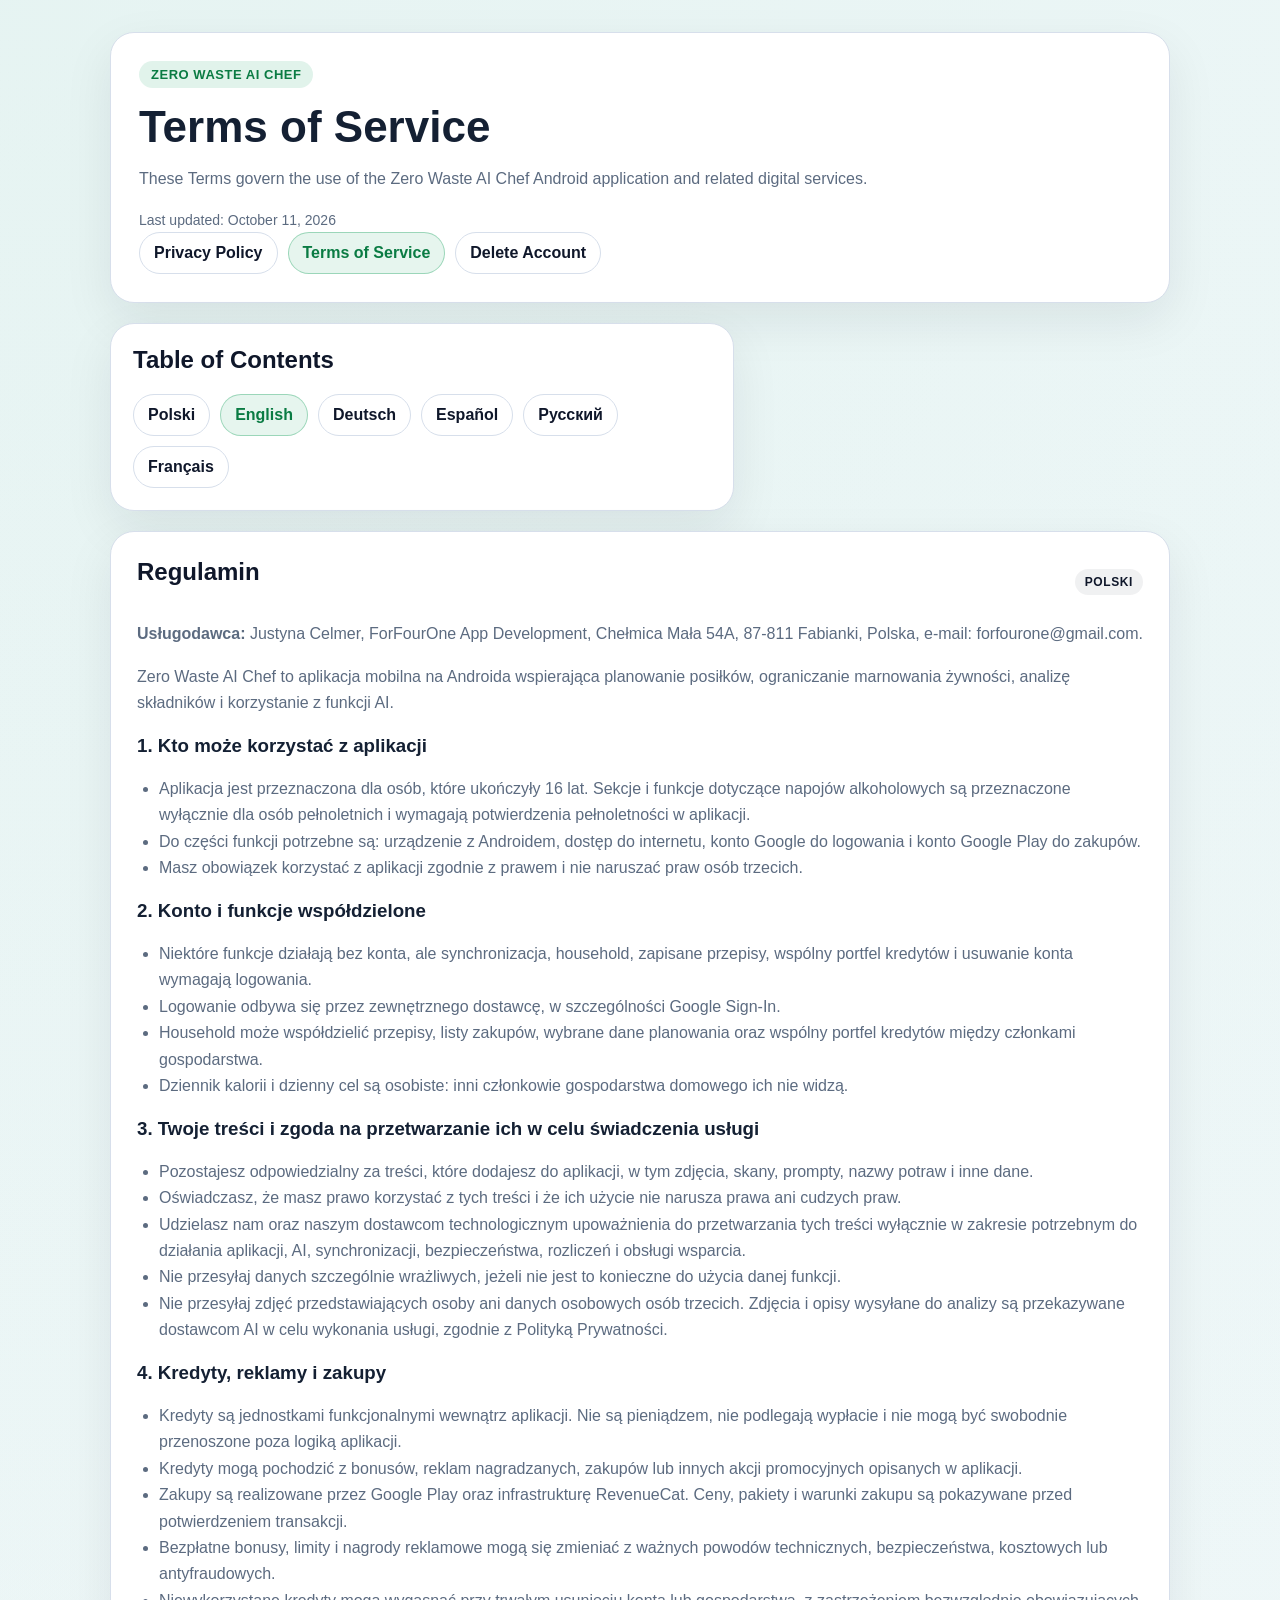
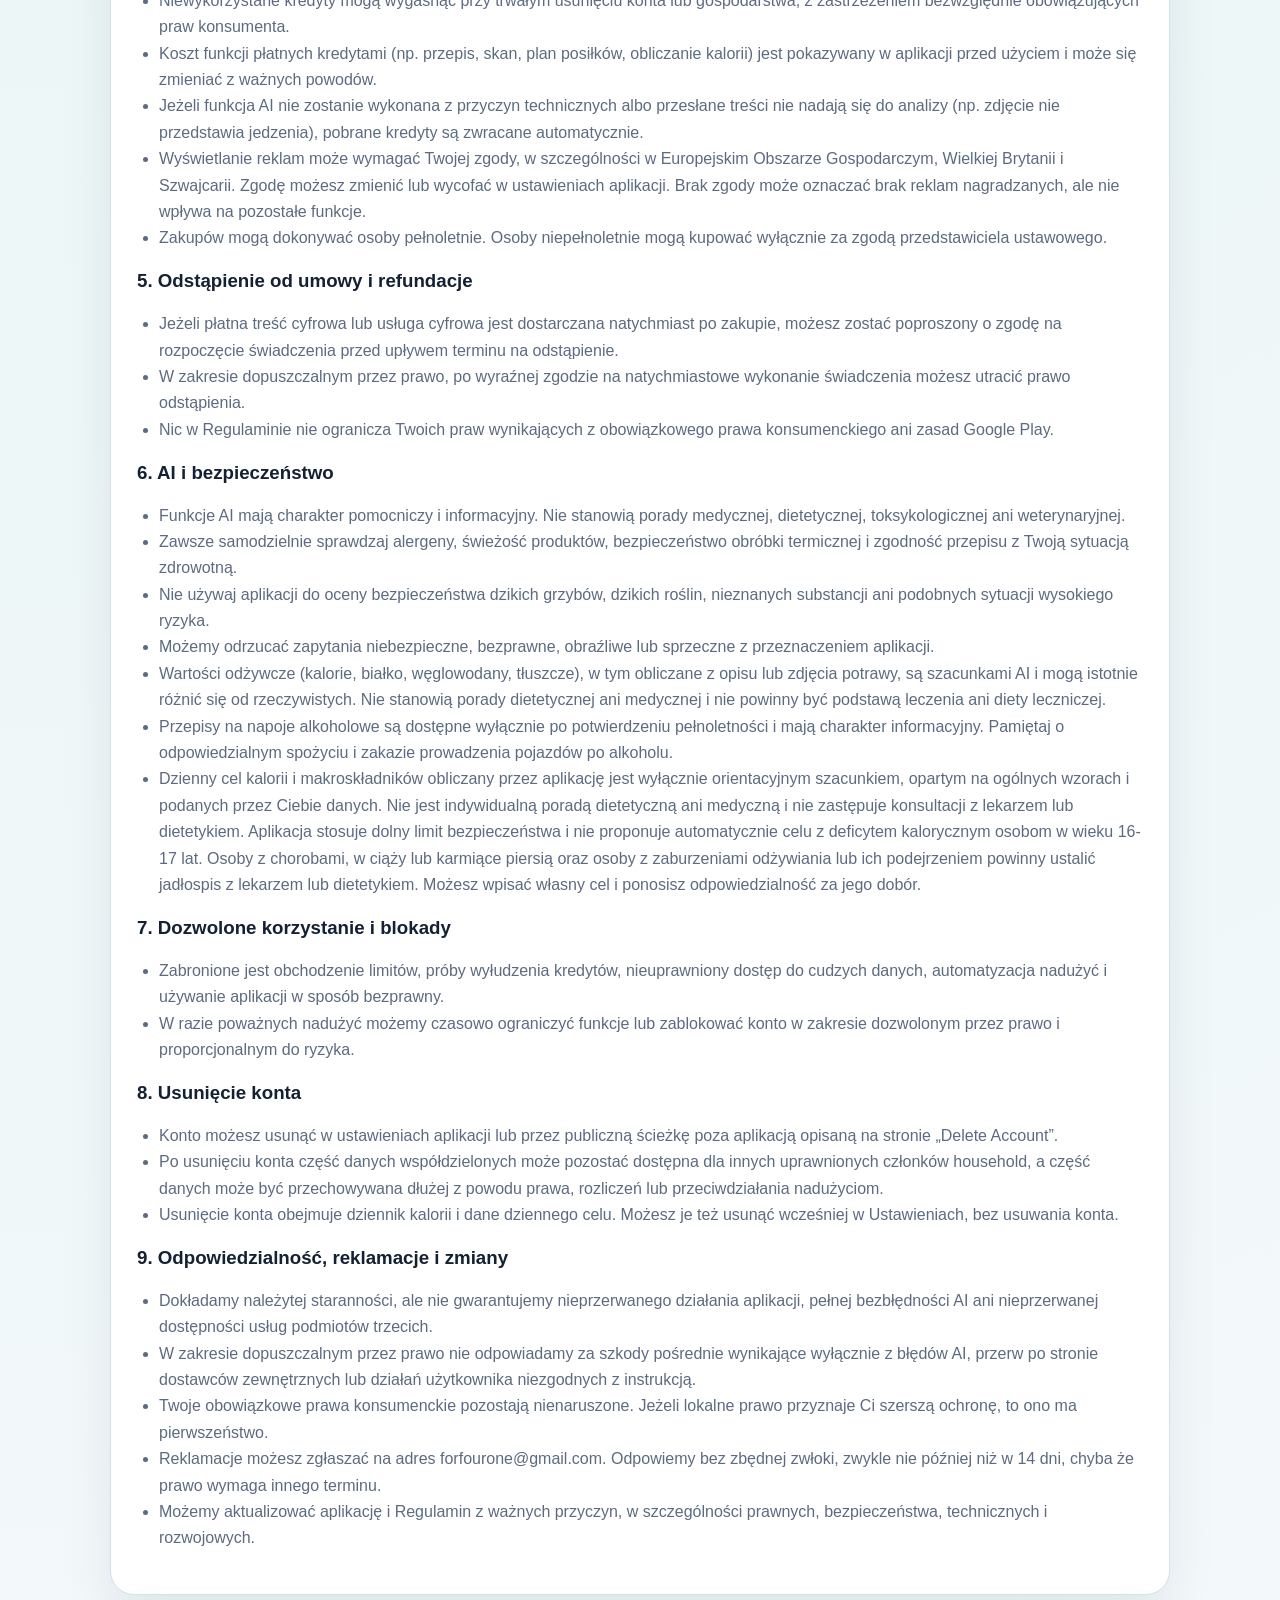
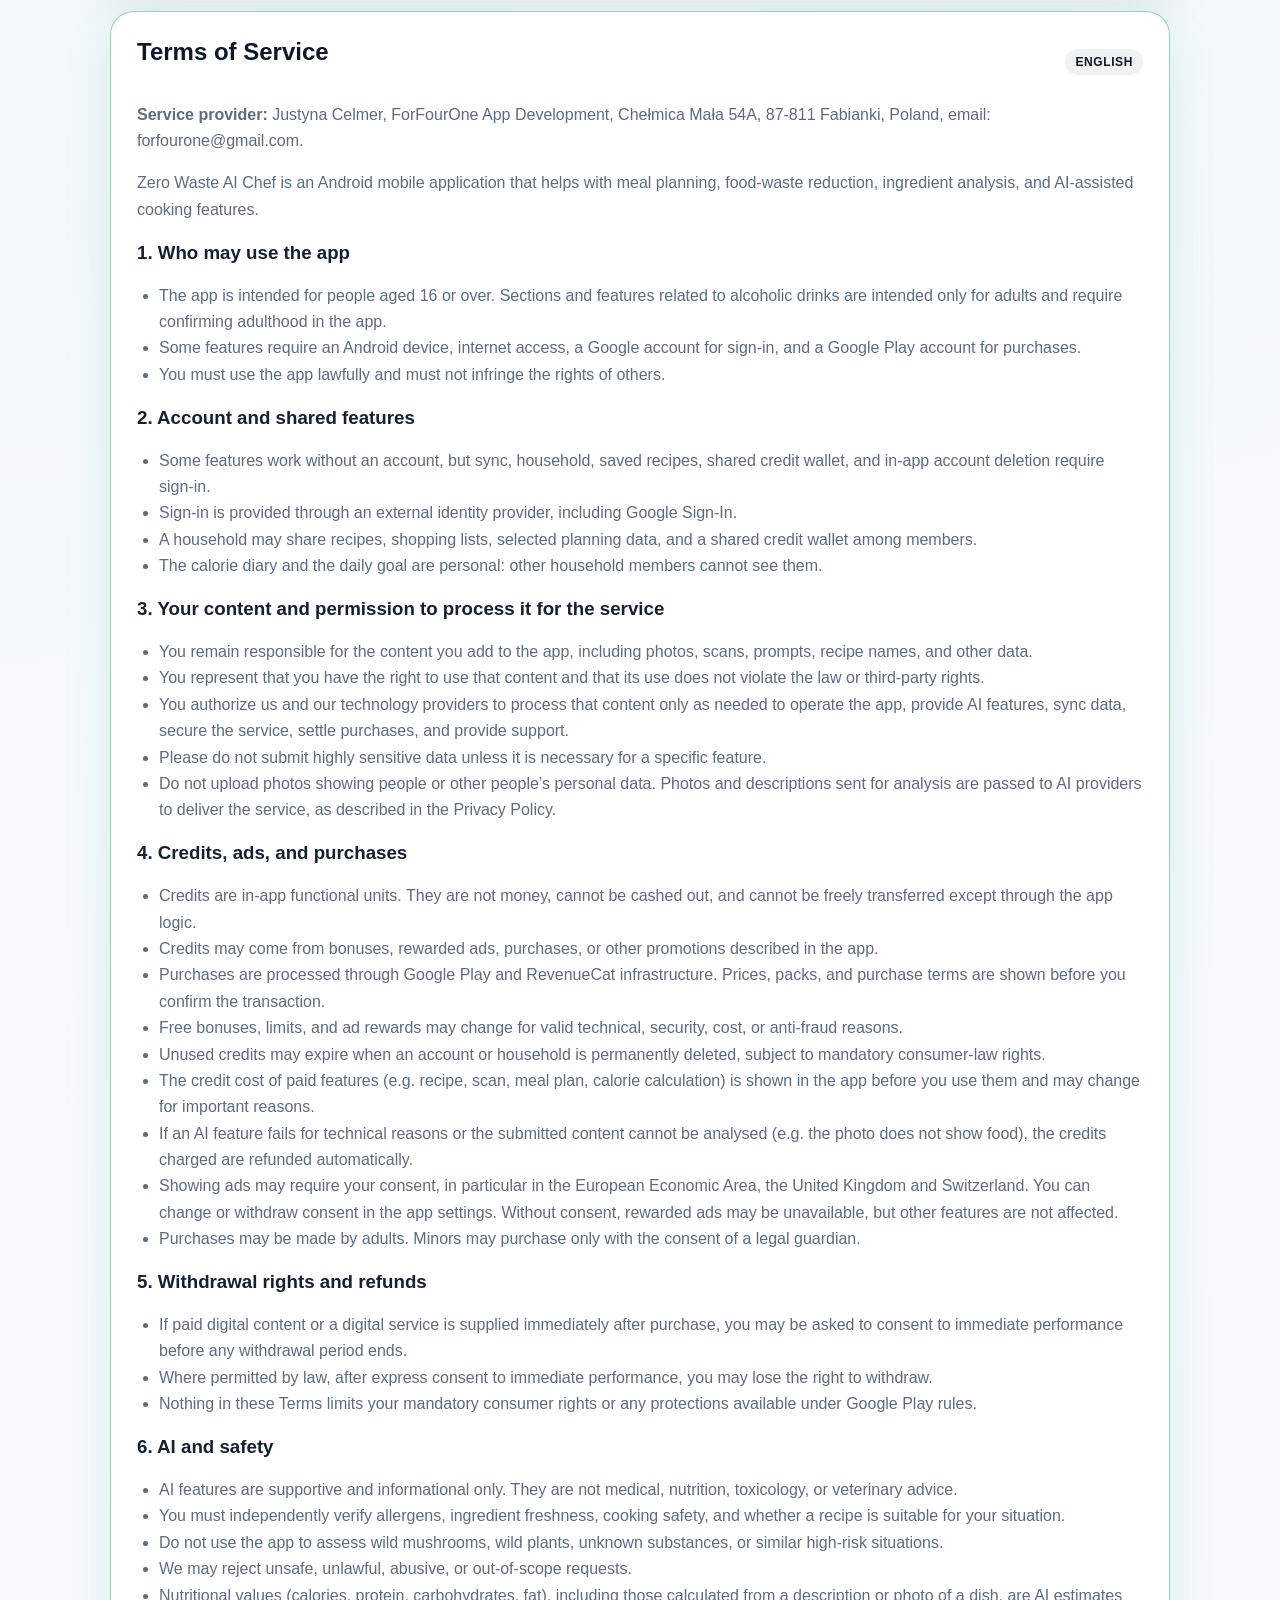
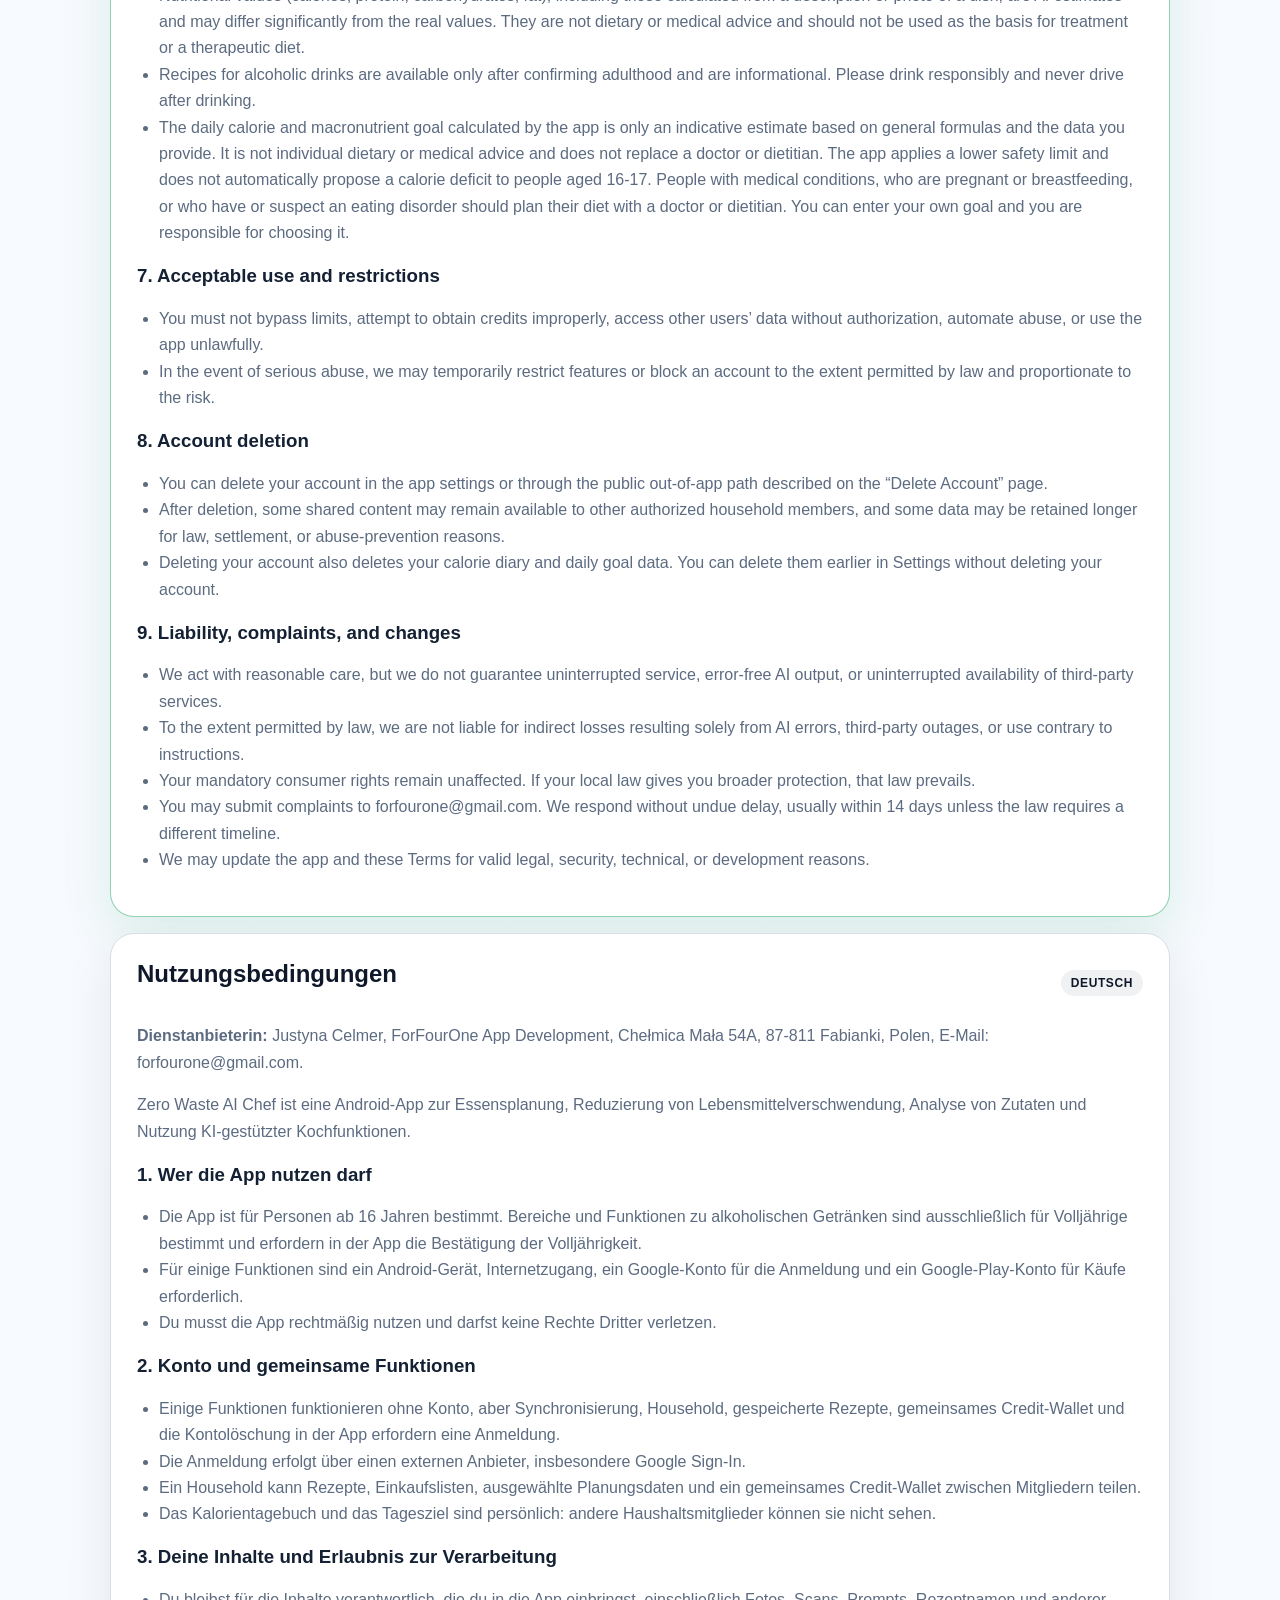
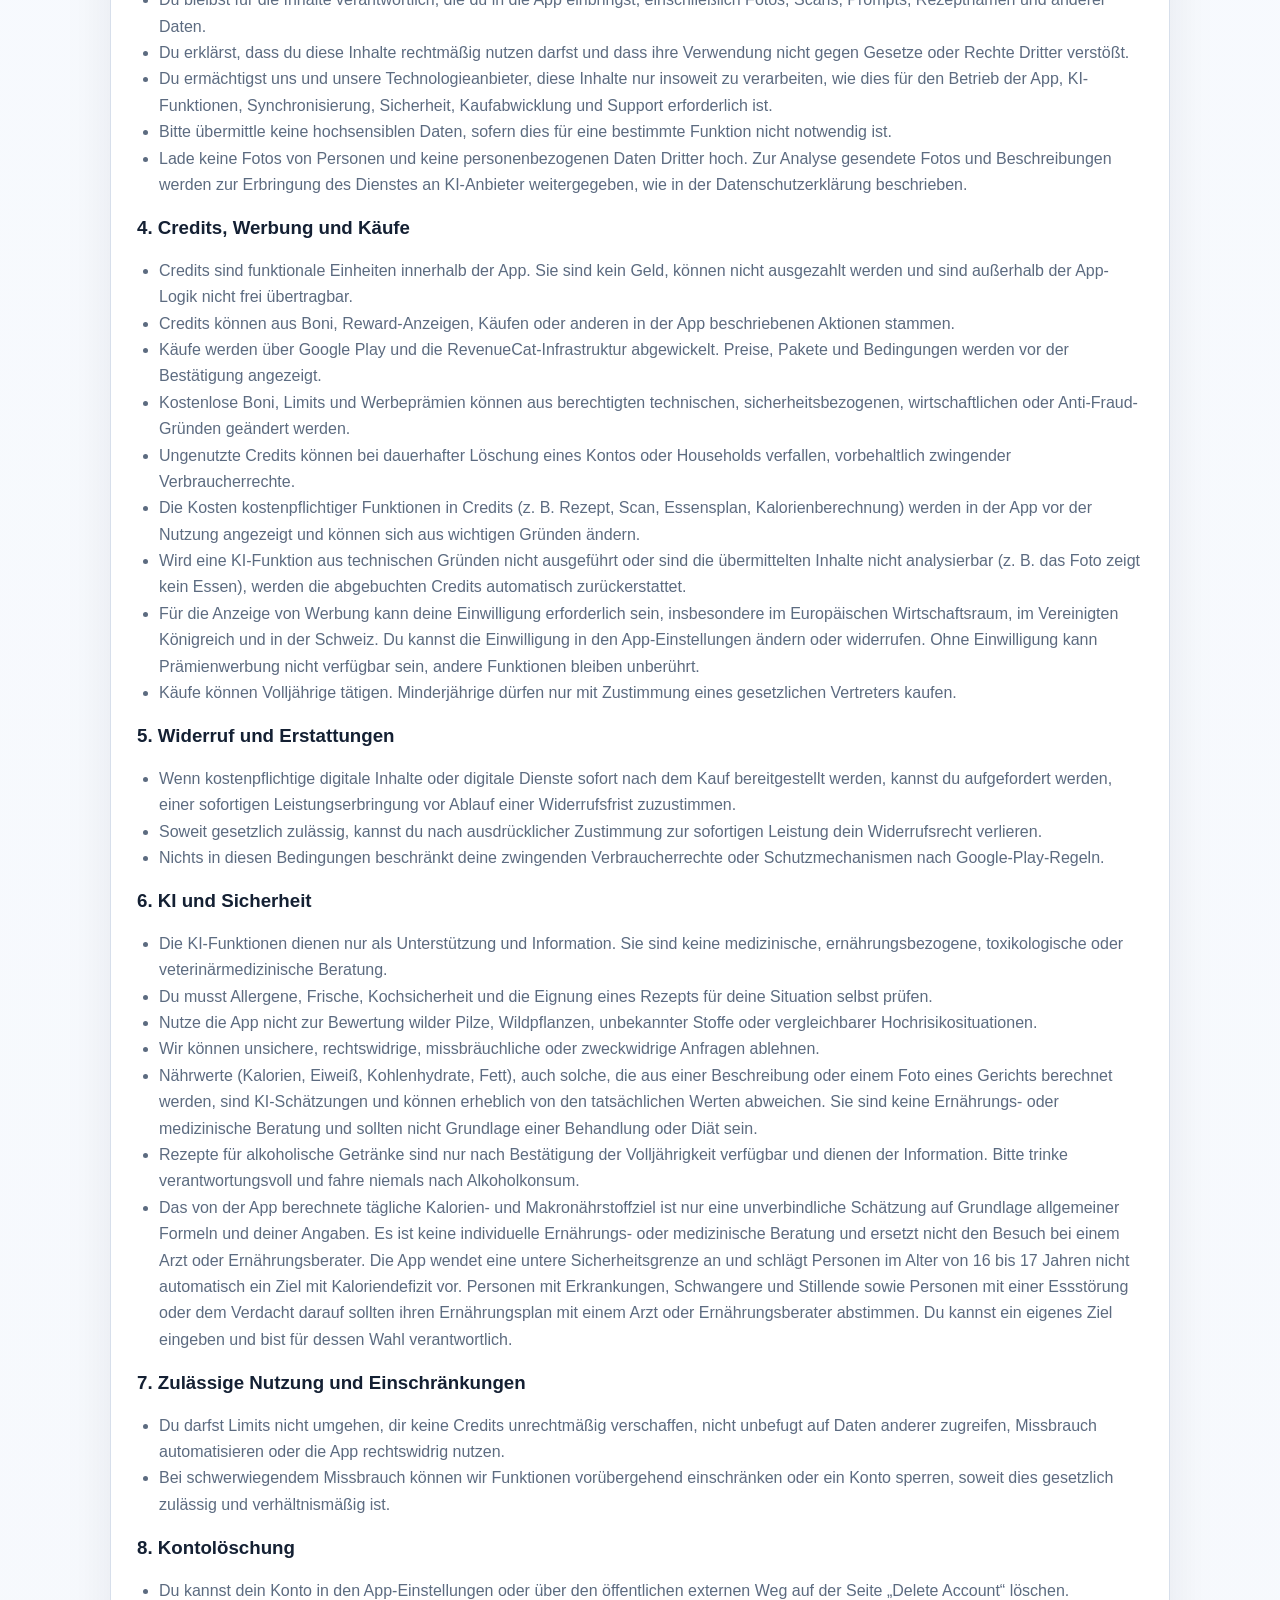
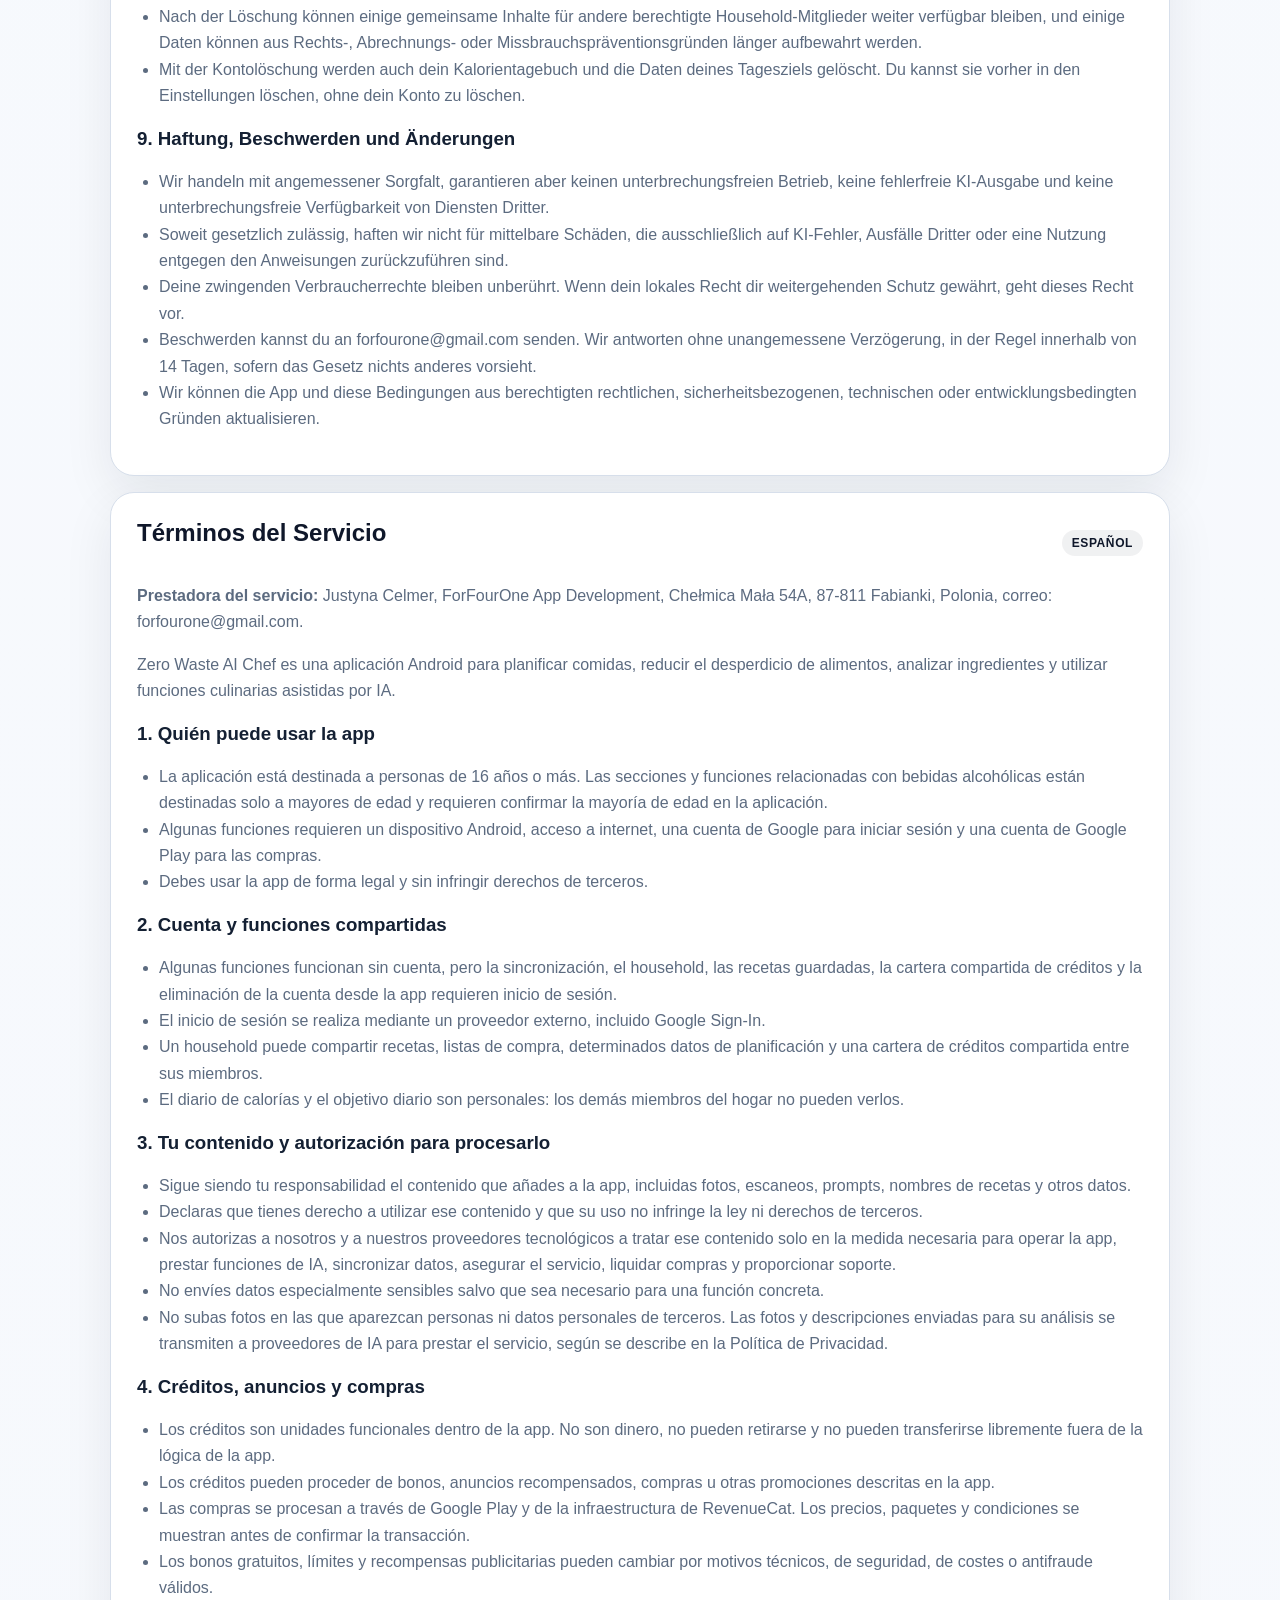
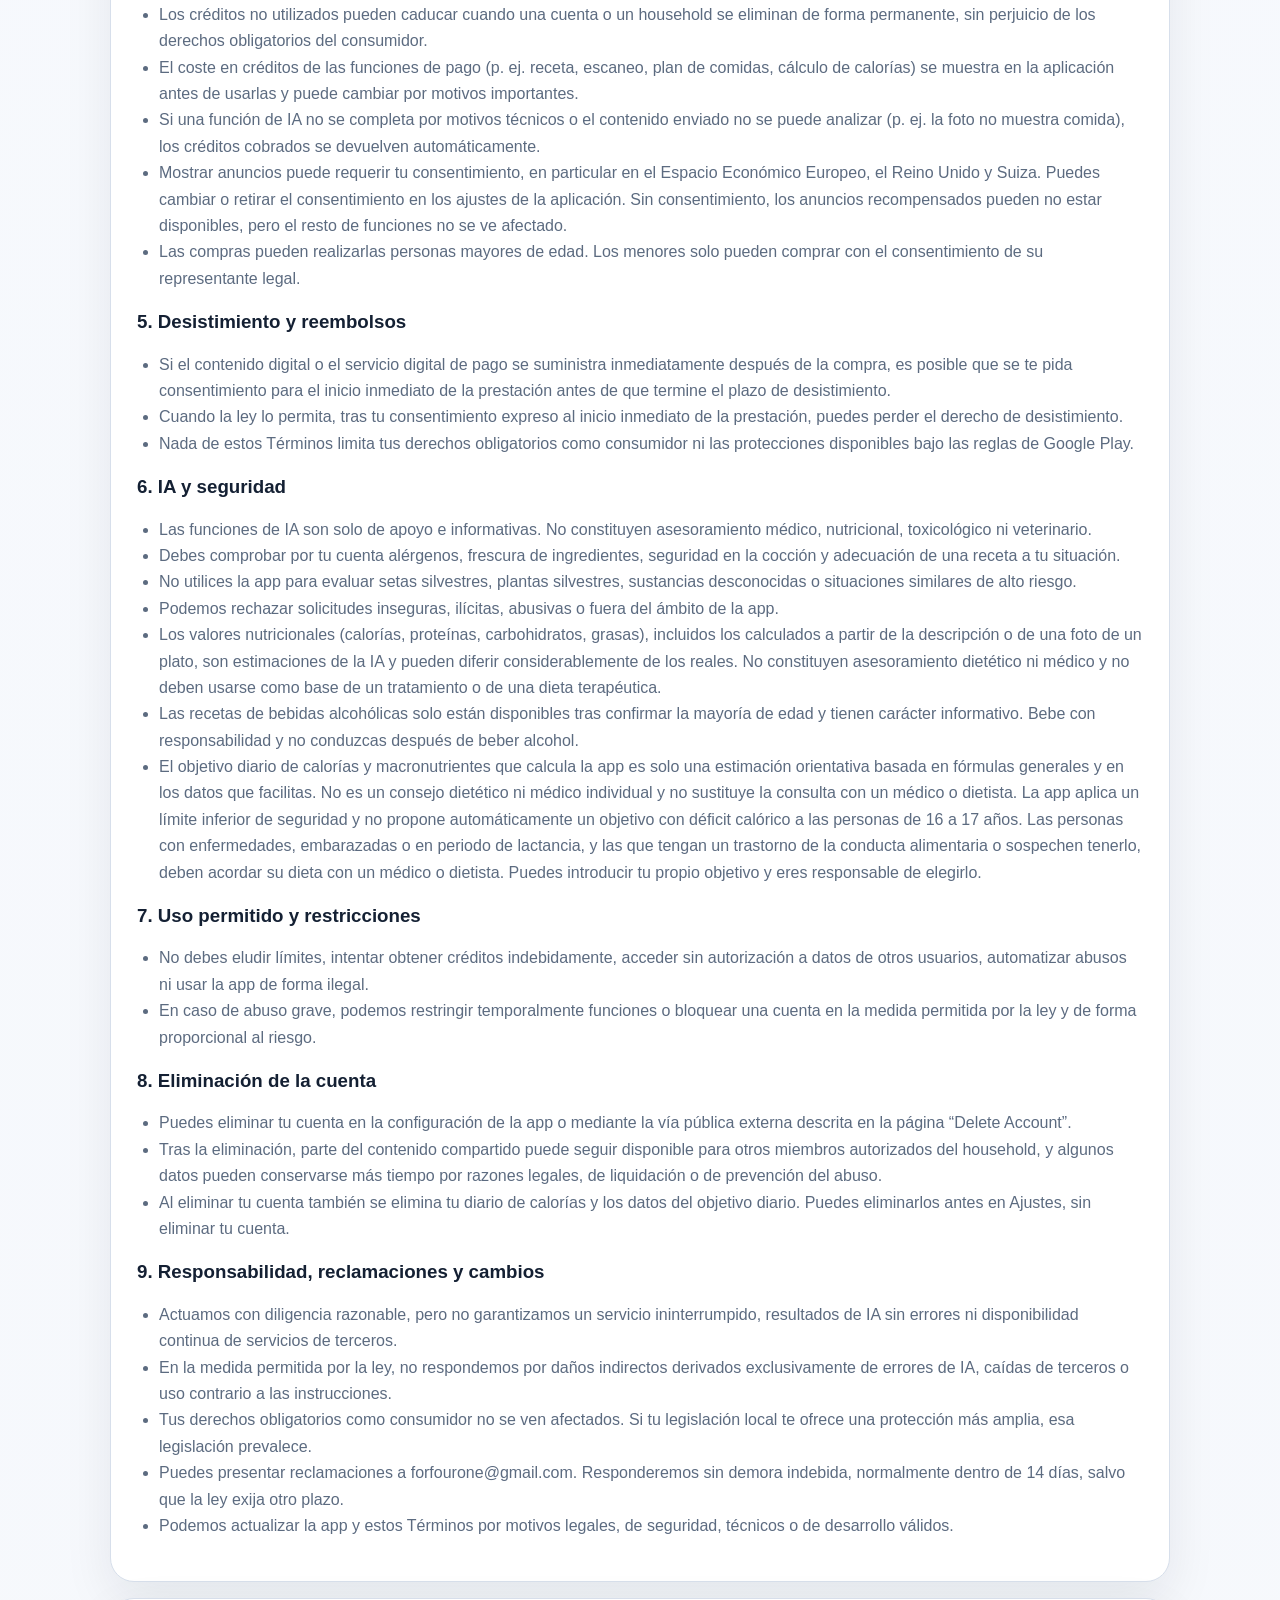
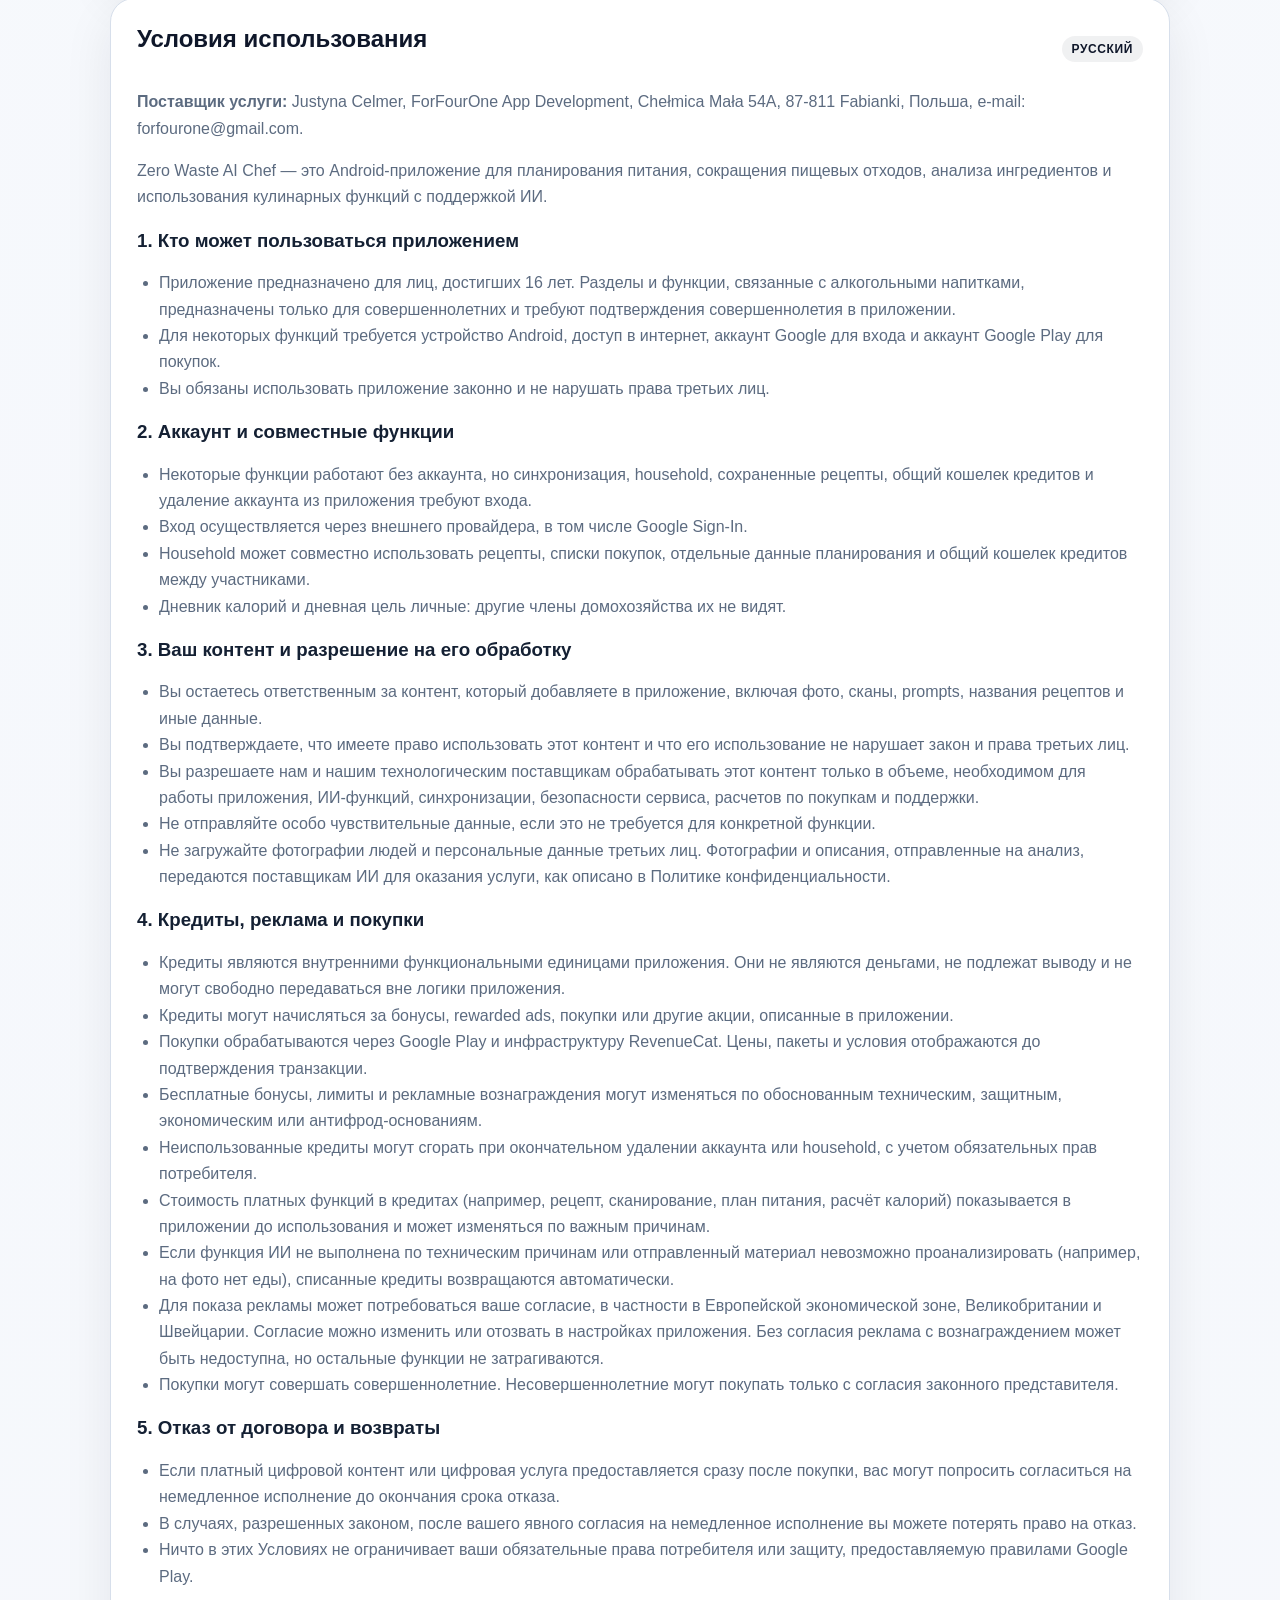
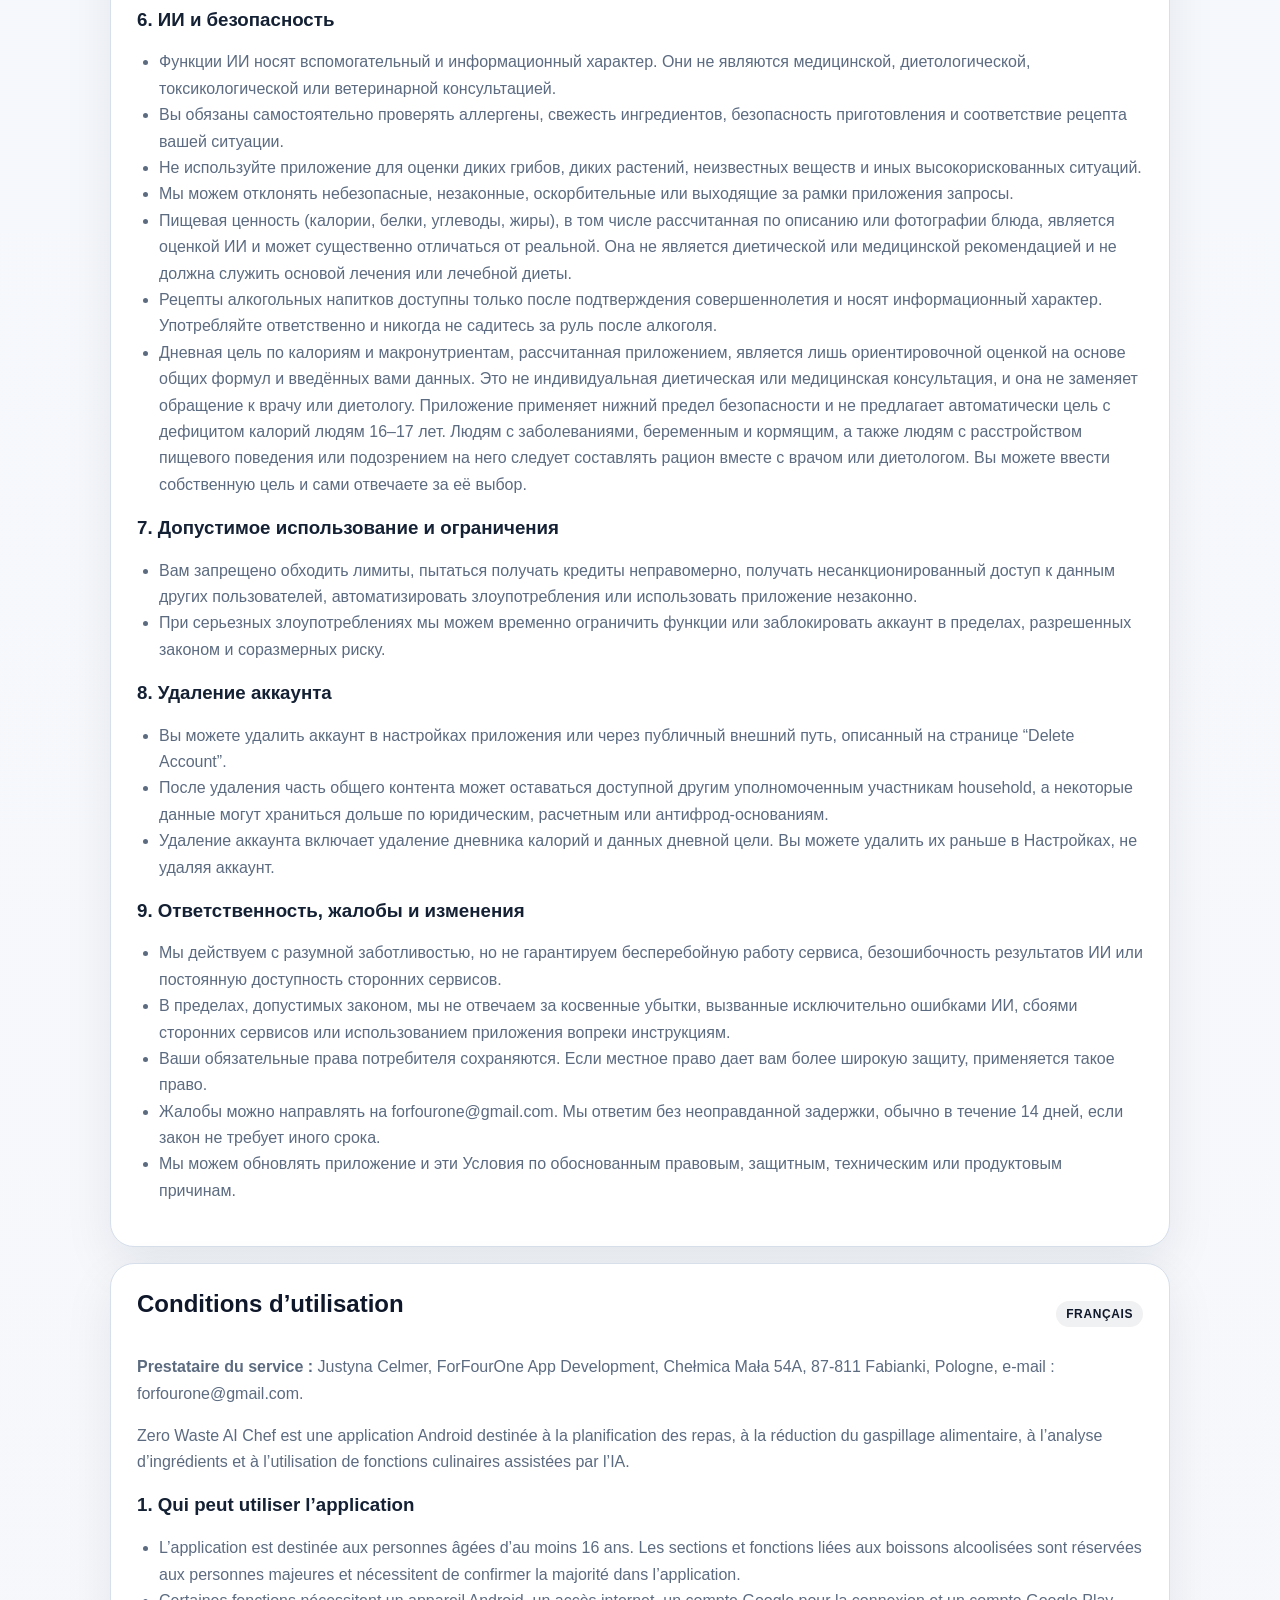
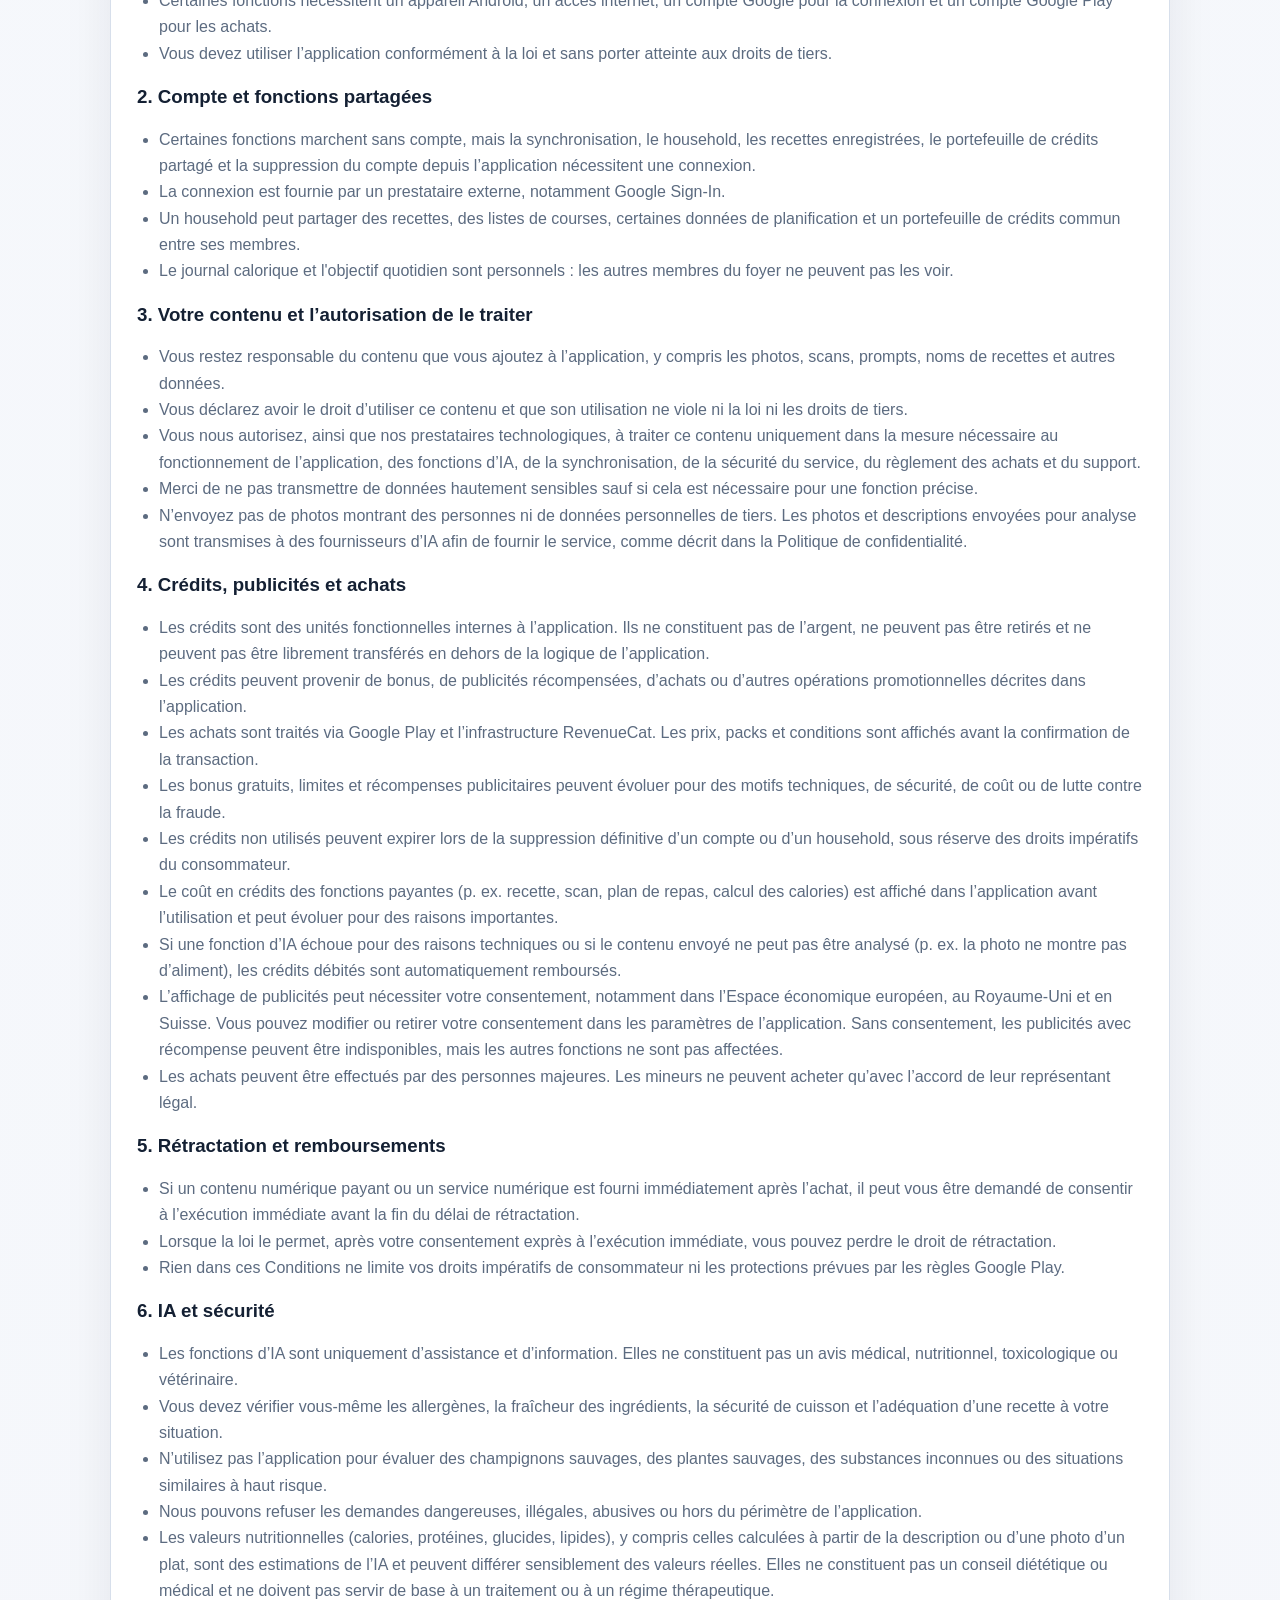
<file: regulamin.html>
<!DOCTYPE html>
<html lang="en">
<head>
    <meta charset="utf-8">
    <meta name="viewport" content="width=device-width, initial-scale=1">
    <title>Zero Waste AI Chef - Terms of Service</title>
    <meta name="description" content="Multilingual Terms of Service for Zero Waste AI Chef.">
    <link rel="stylesheet" href="./styles.css">
    <script defer src="./legal.js"></script>
</head>
<body>
    <div class="page">
        <header class="hero">
            <span class="eyebrow">Zero Waste AI Chef</span>
            <h1>Terms of Service</h1>
            <p>These Terms govern the use of the Zero Waste AI Chef Android application and related digital services.</p>
            <p class="meta">Last updated: October 11, 2026</p>
            <div class="doc-nav">
                <a href="./polityka.html">Privacy Policy</a>
                <a class="active" href="./regulamin.html">Terms of Service</a>
                <a href="./delete/">Delete Account</a>
            </div>
        </header>

        <section class="grid">
            <div class="card">
                <h2>Table of Contents</h2>
                <div class="lang-nav">
                    <a data-locale-link="pl" href="#pl">Polski</a>
                    <a data-locale-link="en" href="#en">English</a>
                    <a data-locale-link="de" href="#de">Deutsch</a>
                    <a data-locale-link="es" href="#es">Español</a>
                    <a data-locale-link="ru" href="#ru">Русский</a>
                    <a data-locale-link="fr" href="#fr">Français</a>
                </div>
            </div>
        </section>

        <main class="stack">
            <section id="pl" class="locale-section" lang="pl">
                <div class="locale-head">
                    <h2>Regulamin</h2>
                    <span class="locale-label">Polski</span>
                </div>
                <p><strong>Usługodawca:</strong> Justyna Celmer, ForFourOne App Development, Chełmica Mała 54A, 87-811 Fabianki, Polska, e-mail: forfourone@gmail.com.</p>
                <p>Zero Waste AI Chef to aplikacja mobilna na Androida wspierająca planowanie posiłków, ograniczanie marnowania żywności, analizę składników i korzystanie z funkcji AI.</p>

                <h3>1. Kto może korzystać z aplikacji</h3>
                <ul>
                    <li>Aplikacja jest przeznaczona dla osób, które ukończyły 16 lat. Sekcje i funkcje dotyczące napojów alkoholowych są przeznaczone wyłącznie dla osób pełnoletnich i wymagają potwierdzenia pełnoletności w aplikacji.</li>
                    <li>Do części funkcji potrzebne są: urządzenie z Androidem, dostęp do internetu, konto Google do logowania i konto Google Play do zakupów.</li>
                    <li>Masz obowiązek korzystać z aplikacji zgodnie z prawem i nie naruszać praw osób trzecich.</li>
                </ul>

                <h3>2. Konto i funkcje współdzielone</h3>
                <ul>
                    <li>Niektóre funkcje działają bez konta, ale synchronizacja, household, zapisane przepisy, wspólny portfel kredytów i usuwanie konta wymagają logowania.</li>
                    <li>Logowanie odbywa się przez zewnętrznego dostawcę, w szczególności Google Sign-In.</li>
                    <li>Household może współdzielić przepisy, listy zakupów, wybrane dane planowania oraz wspólny portfel kredytów między członkami gospodarstwa.</li>
                    <li>Dziennik kalorii i dzienny cel są osobiste: inni członkowie gospodarstwa domowego ich nie widzą.</li>
                </ul>

                <h3>3. Twoje treści i zgoda na przetwarzanie ich w celu świadczenia usługi</h3>
                <ul>
                    <li>Pozostajesz odpowiedzialny za treści, które dodajesz do aplikacji, w tym zdjęcia, skany, prompty, nazwy potraw i inne dane.</li>
                    <li>Oświadczasz, że masz prawo korzystać z tych treści i że ich użycie nie narusza prawa ani cudzych praw.</li>
                    <li>Udzielasz nam oraz naszym dostawcom technologicznym upoważnienia do przetwarzania tych treści wyłącznie w zakresie potrzebnym do działania aplikacji, AI, synchronizacji, bezpieczeństwa, rozliczeń i obsługi wsparcia.</li>
                    <li>Nie przesyłaj danych szczególnie wrażliwych, jeżeli nie jest to konieczne do użycia danej funkcji.</li>
                    <li>Nie przesyłaj zdjęć przedstawiających osoby ani danych osobowych osób trzecich. Zdjęcia i opisy wysyłane do analizy są przekazywane dostawcom AI w celu wykonania usługi, zgodnie z Polityką Prywatności.</li>
                </ul>

                <h3>4. Kredyty, reklamy i zakupy</h3>
                <ul>
                    <li>Kredyty są jednostkami funkcjonalnymi wewnątrz aplikacji. Nie są pieniądzem, nie podlegają wypłacie i nie mogą być swobodnie przenoszone poza logiką aplikacji.</li>
                    <li>Kredyty mogą pochodzić z bonusów, reklam nagradzanych, zakupów lub innych akcji promocyjnych opisanych w aplikacji.</li>
                    <li>Zakupy są realizowane przez Google Play oraz infrastrukturę RevenueCat. Ceny, pakiety i warunki zakupu są pokazywane przed potwierdzeniem transakcji.</li>
                    <li>Bezpłatne bonusy, limity i nagrody reklamowe mogą się zmieniać z ważnych powodów technicznych, bezpieczeństwa, kosztowych lub antyfraudowych.</li>
                    <li>Niewykorzystane kredyty mogą wygasnąć przy trwałym usunięciu konta lub gospodarstwa, z zastrzeżeniem bezwzględnie obowiązujących praw konsumenta.</li>
                    <li>Koszt funkcji płatnych kredytami (np. przepis, skan, plan posiłków, obliczanie kalorii) jest pokazywany w aplikacji przed użyciem i może się zmieniać z ważnych powodów.</li>
                    <li>Jeżeli funkcja AI nie zostanie wykonana z przyczyn technicznych albo przesłane treści nie nadają się do analizy (np. zdjęcie nie przedstawia jedzenia), pobrane kredyty są zwracane automatycznie.</li>
                    <li>Wyświetlanie reklam może wymagać Twojej zgody, w szczególności w Europejskim Obszarze Gospodarczym, Wielkiej Brytanii i Szwajcarii. Zgodę możesz zmienić lub wycofać w ustawieniach aplikacji. Brak zgody może oznaczać brak reklam nagradzanych, ale nie wpływa na pozostałe funkcje.</li>
                    <li>Zakupów mogą dokonywać osoby pełnoletnie. Osoby niepełnoletnie mogą kupować wyłącznie za zgodą przedstawiciela ustawowego.</li>
                </ul>

                <h3>5. Odstąpienie od umowy i refundacje</h3>
                <ul>
                    <li>Jeżeli płatna treść cyfrowa lub usługa cyfrowa jest dostarczana natychmiast po zakupie, możesz zostać poproszony o zgodę na rozpoczęcie świadczenia przed upływem terminu na odstąpienie.</li>
                    <li>W zakresie dopuszczalnym przez prawo, po wyraźnej zgodzie na natychmiastowe wykonanie świadczenia możesz utracić prawo odstąpienia.</li>
                    <li>Nic w Regulaminie nie ogranicza Twoich praw wynikających z obowiązkowego prawa konsumenckiego ani zasad Google Play.</li>
                </ul>

                <h3>6. AI i bezpieczeństwo</h3>
                <ul>
                    <li>Funkcje AI mają charakter pomocniczy i informacyjny. Nie stanowią porady medycznej, dietetycznej, toksykologicznej ani weterynaryjnej.</li>
                    <li>Zawsze samodzielnie sprawdzaj alergeny, świeżość produktów, bezpieczeństwo obróbki termicznej i zgodność przepisu z Twoją sytuacją zdrowotną.</li>
                    <li>Nie używaj aplikacji do oceny bezpieczeństwa dzikich grzybów, dzikich roślin, nieznanych substancji ani podobnych sytuacji wysokiego ryzyka.</li>
                    <li>Możemy odrzucać zapytania niebezpieczne, bezprawne, obraźliwe lub sprzeczne z przeznaczeniem aplikacji.</li>
                    <li>Wartości odżywcze (kalorie, białko, węglowodany, tłuszcze), w tym obliczane z opisu lub zdjęcia potrawy, są szacunkami AI i mogą istotnie różnić się od rzeczywistych. Nie stanowią porady dietetycznej ani medycznej i nie powinny być podstawą leczenia ani diety leczniczej.</li>
                    <li>Przepisy na napoje alkoholowe są dostępne wyłącznie po potwierdzeniu pełnoletności i mają charakter informacyjny. Pamiętaj o odpowiedzialnym spożyciu i zakazie prowadzenia pojazdów po alkoholu.</li>
                    <li>Dzienny cel kalorii i makroskładników obliczany przez aplikację jest wyłącznie orientacyjnym szacunkiem, opartym na ogólnych wzorach i podanych przez Ciebie danych. Nie jest indywidualną poradą dietetyczną ani medyczną i nie zastępuje konsultacji z lekarzem lub dietetykiem. Aplikacja stosuje dolny limit bezpieczeństwa i nie proponuje automatycznie celu z deficytem kalorycznym osobom w wieku 16-17 lat. Osoby z chorobami, w ciąży lub karmiące piersią oraz osoby z zaburzeniami odżywiania lub ich podejrzeniem powinny ustalić jadłospis z lekarzem lub dietetykiem. Możesz wpisać własny cel i ponosisz odpowiedzialność za jego dobór.</li>
                </ul>

                <h3>7. Dozwolone korzystanie i blokady</h3>
                <ul>
                    <li>Zabronione jest obchodzenie limitów, próby wyłudzenia kredytów, nieuprawniony dostęp do cudzych danych, automatyzacja nadużyć i używanie aplikacji w sposób bezprawny.</li>
                    <li>W razie poważnych nadużyć możemy czasowo ograniczyć funkcje lub zablokować konto w zakresie dozwolonym przez prawo i proporcjonalnym do ryzyka.</li>
                </ul>

                <h3>8. Usunięcie konta</h3>
                <ul>
                    <li>Konto możesz usunąć w ustawieniach aplikacji lub przez publiczną ścieżkę poza aplikacją opisaną na stronie „Delete Account”.</li>
                    <li>Po usunięciu konta część danych współdzielonych może pozostać dostępna dla innych uprawnionych członków household, a część danych może być przechowywana dłużej z powodu prawa, rozliczeń lub przeciwdziałania nadużyciom.</li>
                    <li>Usunięcie konta obejmuje dziennik kalorii i dane dziennego celu. Możesz je też usunąć wcześniej w Ustawieniach, bez usuwania konta.</li>
                </ul>

                <h3>9. Odpowiedzialność, reklamacje i zmiany</h3>
                <ul>
                    <li>Dokładamy należytej staranności, ale nie gwarantujemy nieprzerwanego działania aplikacji, pełnej bezbłędności AI ani nieprzerwanej dostępności usług podmiotów trzecich.</li>
                    <li>W zakresie dopuszczalnym przez prawo nie odpowiadamy za szkody pośrednie wynikające wyłącznie z błędów AI, przerw po stronie dostawców zewnętrznych lub działań użytkownika niezgodnych z instrukcją.</li>
                    <li>Twoje obowiązkowe prawa konsumenckie pozostają nienaruszone. Jeżeli lokalne prawo przyznaje Ci szerszą ochronę, to ono ma pierwszeństwo.</li>
                    <li>Reklamacje możesz zgłaszać na adres forfourone@gmail.com. Odpowiemy bez zbędnej zwłoki, zwykle nie później niż w 14 dni, chyba że prawo wymaga innego terminu.</li>
                    <li>Możemy aktualizować aplikację i Regulamin z ważnych przyczyn, w szczególności prawnych, bezpieczeństwa, technicznych i rozwojowych.</li>
                </ul>
            </section>

            <section id="en" class="locale-section" lang="en">
                <div class="locale-head">
                    <h2>Terms of Service</h2>
                    <span class="locale-label">English</span>
                </div>
                <p><strong>Service provider:</strong> Justyna Celmer, ForFourOne App Development, Chełmica Mała 54A, 87-811 Fabianki, Poland, email: forfourone@gmail.com.</p>
                <p>Zero Waste AI Chef is an Android mobile application that helps with meal planning, food-waste reduction, ingredient analysis, and AI-assisted cooking features.</p>

                <h3>1. Who may use the app</h3>
                <ul>
                    <li>The app is intended for people aged 16 or over. Sections and features related to alcoholic drinks are intended only for adults and require confirming adulthood in the app.</li>
                    <li>Some features require an Android device, internet access, a Google account for sign-in, and a Google Play account for purchases.</li>
                    <li>You must use the app lawfully and must not infringe the rights of others.</li>
                </ul>

                <h3>2. Account and shared features</h3>
                <ul>
                    <li>Some features work without an account, but sync, household, saved recipes, shared credit wallet, and in-app account deletion require sign-in.</li>
                    <li>Sign-in is provided through an external identity provider, including Google Sign-In.</li>
                    <li>A household may share recipes, shopping lists, selected planning data, and a shared credit wallet among members.</li>
                    <li>The calorie diary and the daily goal are personal: other household members cannot see them.</li>
                </ul>

                <h3>3. Your content and permission to process it for the service</h3>
                <ul>
                    <li>You remain responsible for the content you add to the app, including photos, scans, prompts, recipe names, and other data.</li>
                    <li>You represent that you have the right to use that content and that its use does not violate the law or third-party rights.</li>
                    <li>You authorize us and our technology providers to process that content only as needed to operate the app, provide AI features, sync data, secure the service, settle purchases, and provide support.</li>
                    <li>Please do not submit highly sensitive data unless it is necessary for a specific feature.</li>
                    <li>Do not upload photos showing people or other people’s personal data. Photos and descriptions sent for analysis are passed to AI providers to deliver the service, as described in the Privacy Policy.</li>
                </ul>

                <h3>4. Credits, ads, and purchases</h3>
                <ul>
                    <li>Credits are in-app functional units. They are not money, cannot be cashed out, and cannot be freely transferred except through the app logic.</li>
                    <li>Credits may come from bonuses, rewarded ads, purchases, or other promotions described in the app.</li>
                    <li>Purchases are processed through Google Play and RevenueCat infrastructure. Prices, packs, and purchase terms are shown before you confirm the transaction.</li>
                    <li>Free bonuses, limits, and ad rewards may change for valid technical, security, cost, or anti-fraud reasons.</li>
                    <li>Unused credits may expire when an account or household is permanently deleted, subject to mandatory consumer-law rights.</li>
                    <li>The credit cost of paid features (e.g. recipe, scan, meal plan, calorie calculation) is shown in the app before you use them and may change for important reasons.</li>
                    <li>If an AI feature fails for technical reasons or the submitted content cannot be analysed (e.g. the photo does not show food), the credits charged are refunded automatically.</li>
                    <li>Showing ads may require your consent, in particular in the European Economic Area, the United Kingdom and Switzerland. You can change or withdraw consent in the app settings. Without consent, rewarded ads may be unavailable, but other features are not affected.</li>
                    <li>Purchases may be made by adults. Minors may purchase only with the consent of a legal guardian.</li>
                </ul>

                <h3>5. Withdrawal rights and refunds</h3>
                <ul>
                    <li>If paid digital content or a digital service is supplied immediately after purchase, you may be asked to consent to immediate performance before any withdrawal period ends.</li>
                    <li>Where permitted by law, after express consent to immediate performance, you may lose the right to withdraw.</li>
                    <li>Nothing in these Terms limits your mandatory consumer rights or any protections available under Google Play rules.</li>
                </ul>

                <h3>6. AI and safety</h3>
                <ul>
                    <li>AI features are supportive and informational only. They are not medical, nutrition, toxicology, or veterinary advice.</li>
                    <li>You must independently verify allergens, ingredient freshness, cooking safety, and whether a recipe is suitable for your situation.</li>
                    <li>Do not use the app to assess wild mushrooms, wild plants, unknown substances, or similar high-risk situations.</li>
                    <li>We may reject unsafe, unlawful, abusive, or out-of-scope requests.</li>
                    <li>Nutritional values (calories, protein, carbohydrates, fat), including those calculated from a description or photo of a dish, are AI estimates and may differ significantly from the real values. They are not dietary or medical advice and should not be used as the basis for treatment or a therapeutic diet.</li>
                    <li>Recipes for alcoholic drinks are available only after confirming adulthood and are informational. Please drink responsibly and never drive after drinking.</li>
                    <li>The daily calorie and macronutrient goal calculated by the app is only an indicative estimate based on general formulas and the data you provide. It is not individual dietary or medical advice and does not replace a doctor or dietitian. The app applies a lower safety limit and does not automatically propose a calorie deficit to people aged 16-17. People with medical conditions, who are pregnant or breastfeeding, or who have or suspect an eating disorder should plan their diet with a doctor or dietitian. You can enter your own goal and you are responsible for choosing it.</li>
                </ul>

                <h3>7. Acceptable use and restrictions</h3>
                <ul>
                    <li>You must not bypass limits, attempt to obtain credits improperly, access other users’ data without authorization, automate abuse, or use the app unlawfully.</li>
                    <li>In the event of serious abuse, we may temporarily restrict features or block an account to the extent permitted by law and proportionate to the risk.</li>
                </ul>

                <h3>8. Account deletion</h3>
                <ul>
                    <li>You can delete your account in the app settings or through the public out-of-app path described on the “Delete Account” page.</li>
                    <li>After deletion, some shared content may remain available to other authorized household members, and some data may be retained longer for law, settlement, or abuse-prevention reasons.</li>
                    <li>Deleting your account also deletes your calorie diary and daily goal data. You can delete them earlier in Settings without deleting your account.</li>
                </ul>

                <h3>9. Liability, complaints, and changes</h3>
                <ul>
                    <li>We act with reasonable care, but we do not guarantee uninterrupted service, error-free AI output, or uninterrupted availability of third-party services.</li>
                    <li>To the extent permitted by law, we are not liable for indirect losses resulting solely from AI errors, third-party outages, or use contrary to instructions.</li>
                    <li>Your mandatory consumer rights remain unaffected. If your local law gives you broader protection, that law prevails.</li>
                    <li>You may submit complaints to forfourone@gmail.com. We respond without undue delay, usually within 14 days unless the law requires a different timeline.</li>
                    <li>We may update the app and these Terms for valid legal, security, technical, or development reasons.</li>
                </ul>
            </section>

            <section id="de" class="locale-section" lang="de">
                <div class="locale-head">
                    <h2>Nutzungsbedingungen</h2>
                    <span class="locale-label">Deutsch</span>
                </div>
                <p><strong>Dienstanbieterin:</strong> Justyna Celmer, ForFourOne App Development, Chełmica Mała 54A, 87-811 Fabianki, Polen, E-Mail: forfourone@gmail.com.</p>
                <p>Zero Waste AI Chef ist eine Android-App zur Essensplanung, Reduzierung von Lebensmittelverschwendung, Analyse von Zutaten und Nutzung KI-gestützter Kochfunktionen.</p>

                <h3>1. Wer die App nutzen darf</h3>
                <ul>
                    <li>Die App ist für Personen ab 16 Jahren bestimmt. Bereiche und Funktionen zu alkoholischen Getränken sind ausschließlich für Volljährige bestimmt und erfordern in der App die Bestätigung der Volljährigkeit.</li>
                    <li>Für einige Funktionen sind ein Android-Gerät, Internetzugang, ein Google-Konto für die Anmeldung und ein Google-Play-Konto für Käufe erforderlich.</li>
                    <li>Du musst die App rechtmäßig nutzen und darfst keine Rechte Dritter verletzen.</li>
                </ul>

                <h3>2. Konto und gemeinsame Funktionen</h3>
                <ul>
                    <li>Einige Funktionen funktionieren ohne Konto, aber Synchronisierung, Household, gespeicherte Rezepte, gemeinsames Credit-Wallet und die Kontolöschung in der App erfordern eine Anmeldung.</li>
                    <li>Die Anmeldung erfolgt über einen externen Anbieter, insbesondere Google Sign-In.</li>
                    <li>Ein Household kann Rezepte, Einkaufslisten, ausgewählte Planungsdaten und ein gemeinsames Credit-Wallet zwischen Mitgliedern teilen.</li>
                    <li>Das Kalorientagebuch und das Tagesziel sind persönlich: andere Haushaltsmitglieder können sie nicht sehen.</li>
                </ul>

                <h3>3. Deine Inhalte und Erlaubnis zur Verarbeitung</h3>
                <ul>
                    <li>Du bleibst für die Inhalte verantwortlich, die du in die App einbringst, einschließlich Fotos, Scans, Prompts, Rezeptnamen und anderer Daten.</li>
                    <li>Du erklärst, dass du diese Inhalte rechtmäßig nutzen darfst und dass ihre Verwendung nicht gegen Gesetze oder Rechte Dritter verstößt.</li>
                    <li>Du ermächtigst uns und unsere Technologieanbieter, diese Inhalte nur insoweit zu verarbeiten, wie dies für den Betrieb der App, KI-Funktionen, Synchronisierung, Sicherheit, Kaufabwicklung und Support erforderlich ist.</li>
                    <li>Bitte übermittle keine hochsensiblen Daten, sofern dies für eine bestimmte Funktion nicht notwendig ist.</li>
                    <li>Lade keine Fotos von Personen und keine personenbezogenen Daten Dritter hoch. Zur Analyse gesendete Fotos und Beschreibungen werden zur Erbringung des Dienstes an KI-Anbieter weitergegeben, wie in der Datenschutzerklärung beschrieben.</li>
                </ul>

                <h3>4. Credits, Werbung und Käufe</h3>
                <ul>
                    <li>Credits sind funktionale Einheiten innerhalb der App. Sie sind kein Geld, können nicht ausgezahlt werden und sind außerhalb der App-Logik nicht frei übertragbar.</li>
                    <li>Credits können aus Boni, Reward-Anzeigen, Käufen oder anderen in der App beschriebenen Aktionen stammen.</li>
                    <li>Käufe werden über Google Play und die RevenueCat-Infrastruktur abgewickelt. Preise, Pakete und Bedingungen werden vor der Bestätigung angezeigt.</li>
                    <li>Kostenlose Boni, Limits und Werbeprämien können aus berechtigten technischen, sicherheitsbezogenen, wirtschaftlichen oder Anti-Fraud-Gründen geändert werden.</li>
                    <li>Ungenutzte Credits können bei dauerhafter Löschung eines Kontos oder Households verfallen, vorbehaltlich zwingender Verbraucherrechte.</li>
                    <li>Die Kosten kostenpflichtiger Funktionen in Credits (z. B. Rezept, Scan, Essensplan, Kalorienberechnung) werden in der App vor der Nutzung angezeigt und können sich aus wichtigen Gründen ändern.</li>
                    <li>Wird eine KI-Funktion aus technischen Gründen nicht ausgeführt oder sind die übermittelten Inhalte nicht analysierbar (z. B. das Foto zeigt kein Essen), werden die abgebuchten Credits automatisch zurückerstattet.</li>
                    <li>Für die Anzeige von Werbung kann deine Einwilligung erforderlich sein, insbesondere im Europäischen Wirtschaftsraum, im Vereinigten Königreich und in der Schweiz. Du kannst die Einwilligung in den App-Einstellungen ändern oder widerrufen. Ohne Einwilligung kann Prämienwerbung nicht verfügbar sein, andere Funktionen bleiben unberührt.</li>
                    <li>Käufe können Volljährige tätigen. Minderjährige dürfen nur mit Zustimmung eines gesetzlichen Vertreters kaufen.</li>
                </ul>

                <h3>5. Widerruf und Erstattungen</h3>
                <ul>
                    <li>Wenn kostenpflichtige digitale Inhalte oder digitale Dienste sofort nach dem Kauf bereitgestellt werden, kannst du aufgefordert werden, einer sofortigen Leistungserbringung vor Ablauf einer Widerrufsfrist zuzustimmen.</li>
                    <li>Soweit gesetzlich zulässig, kannst du nach ausdrücklicher Zustimmung zur sofortigen Leistung dein Widerrufsrecht verlieren.</li>
                    <li>Nichts in diesen Bedingungen beschränkt deine zwingenden Verbraucherrechte oder Schutzmechanismen nach Google-Play-Regeln.</li>
                </ul>

                <h3>6. KI und Sicherheit</h3>
                <ul>
                    <li>Die KI-Funktionen dienen nur als Unterstützung und Information. Sie sind keine medizinische, ernährungsbezogene, toxikologische oder veterinärmedizinische Beratung.</li>
                    <li>Du musst Allergene, Frische, Kochsicherheit und die Eignung eines Rezepts für deine Situation selbst prüfen.</li>
                    <li>Nutze die App nicht zur Bewertung wilder Pilze, Wildpflanzen, unbekannter Stoffe oder vergleichbarer Hochrisikosituationen.</li>
                    <li>Wir können unsichere, rechtswidrige, missbräuchliche oder zweckwidrige Anfragen ablehnen.</li>
                    <li>Nährwerte (Kalorien, Eiweiß, Kohlenhydrate, Fett), auch solche, die aus einer Beschreibung oder einem Foto eines Gerichts berechnet werden, sind KI-Schätzungen und können erheblich von den tatsächlichen Werten abweichen. Sie sind keine Ernährungs- oder medizinische Beratung und sollten nicht Grundlage einer Behandlung oder Diät sein.</li>
                    <li>Rezepte für alkoholische Getränke sind nur nach Bestätigung der Volljährigkeit verfügbar und dienen der Information. Bitte trinke verantwortungsvoll und fahre niemals nach Alkoholkonsum.</li>
                    <li>Das von der App berechnete tägliche Kalorien- und Makronährstoffziel ist nur eine unverbindliche Schätzung auf Grundlage allgemeiner Formeln und deiner Angaben. Es ist keine individuelle Ernährungs- oder medizinische Beratung und ersetzt nicht den Besuch bei einem Arzt oder Ernährungsberater. Die App wendet eine untere Sicherheitsgrenze an und schlägt Personen im Alter von 16 bis 17 Jahren nicht automatisch ein Ziel mit Kaloriendefizit vor. Personen mit Erkrankungen, Schwangere und Stillende sowie Personen mit einer Essstörung oder dem Verdacht darauf sollten ihren Ernährungsplan mit einem Arzt oder Ernährungsberater abstimmen. Du kannst ein eigenes Ziel eingeben und bist für dessen Wahl verantwortlich.</li>
                </ul>

                <h3>7. Zulässige Nutzung und Einschränkungen</h3>
                <ul>
                    <li>Du darfst Limits nicht umgehen, dir keine Credits unrechtmäßig verschaffen, nicht unbefugt auf Daten anderer zugreifen, Missbrauch automatisieren oder die App rechtswidrig nutzen.</li>
                    <li>Bei schwerwiegendem Missbrauch können wir Funktionen vorübergehend einschränken oder ein Konto sperren, soweit dies gesetzlich zulässig und verhältnismäßig ist.</li>
                </ul>

                <h3>8. Kontolöschung</h3>
                <ul>
                    <li>Du kannst dein Konto in den App-Einstellungen oder über den öffentlichen externen Weg auf der Seite „Delete Account“ löschen.</li>
                    <li>Nach der Löschung können einige gemeinsame Inhalte für andere berechtigte Household-Mitglieder weiter verfügbar bleiben, und einige Daten können aus Rechts-, Abrechnungs- oder Missbrauchspräventionsgründen länger aufbewahrt werden.</li>
                    <li>Mit der Kontolöschung werden auch dein Kalorientagebuch und die Daten deines Tagesziels gelöscht. Du kannst sie vorher in den Einstellungen löschen, ohne dein Konto zu löschen.</li>
                </ul>

                <h3>9. Haftung, Beschwerden und Änderungen</h3>
                <ul>
                    <li>Wir handeln mit angemessener Sorgfalt, garantieren aber keinen unterbrechungsfreien Betrieb, keine fehlerfreie KI-Ausgabe und keine unterbrechungsfreie Verfügbarkeit von Diensten Dritter.</li>
                    <li>Soweit gesetzlich zulässig, haften wir nicht für mittelbare Schäden, die ausschließlich auf KI-Fehler, Ausfälle Dritter oder eine Nutzung entgegen den Anweisungen zurückzuführen sind.</li>
                    <li>Deine zwingenden Verbraucherrechte bleiben unberührt. Wenn dein lokales Recht dir weitergehenden Schutz gewährt, geht dieses Recht vor.</li>
                    <li>Beschwerden kannst du an forfourone@gmail.com senden. Wir antworten ohne unangemessene Verzögerung, in der Regel innerhalb von 14 Tagen, sofern das Gesetz nichts anderes vorsieht.</li>
                    <li>Wir können die App und diese Bedingungen aus berechtigten rechtlichen, sicherheitsbezogenen, technischen oder entwicklungsbedingten Gründen aktualisieren.</li>
                </ul>
            </section>

            <section id="es" class="locale-section" lang="es">
                <div class="locale-head">
                    <h2>Términos del Servicio</h2>
                    <span class="locale-label">Español</span>
                </div>
                <p><strong>Prestadora del servicio:</strong> Justyna Celmer, ForFourOne App Development, Chełmica Mała 54A, 87-811 Fabianki, Polonia, correo: forfourone@gmail.com.</p>
                <p>Zero Waste AI Chef es una aplicación Android para planificar comidas, reducir el desperdicio de alimentos, analizar ingredientes y utilizar funciones culinarias asistidas por IA.</p>

                <h3>1. Quién puede usar la app</h3>
                <ul>
                    <li>La aplicación está destinada a personas de 16 años o más. Las secciones y funciones relacionadas con bebidas alcohólicas están destinadas solo a mayores de edad y requieren confirmar la mayoría de edad en la aplicación.</li>
                    <li>Algunas funciones requieren un dispositivo Android, acceso a internet, una cuenta de Google para iniciar sesión y una cuenta de Google Play para las compras.</li>
                    <li>Debes usar la app de forma legal y sin infringir derechos de terceros.</li>
                </ul>

                <h3>2. Cuenta y funciones compartidas</h3>
                <ul>
                    <li>Algunas funciones funcionan sin cuenta, pero la sincronización, el household, las recetas guardadas, la cartera compartida de créditos y la eliminación de la cuenta desde la app requieren inicio de sesión.</li>
                    <li>El inicio de sesión se realiza mediante un proveedor externo, incluido Google Sign-In.</li>
                    <li>Un household puede compartir recetas, listas de compra, determinados datos de planificación y una cartera de créditos compartida entre sus miembros.</li>
                    <li>El diario de calorías y el objetivo diario son personales: los demás miembros del hogar no pueden verlos.</li>
                </ul>

                <h3>3. Tu contenido y autorización para procesarlo</h3>
                <ul>
                    <li>Sigue siendo tu responsabilidad el contenido que añades a la app, incluidas fotos, escaneos, prompts, nombres de recetas y otros datos.</li>
                    <li>Declaras que tienes derecho a utilizar ese contenido y que su uso no infringe la ley ni derechos de terceros.</li>
                    <li>Nos autorizas a nosotros y a nuestros proveedores tecnológicos a tratar ese contenido solo en la medida necesaria para operar la app, prestar funciones de IA, sincronizar datos, asegurar el servicio, liquidar compras y proporcionar soporte.</li>
                    <li>No envíes datos especialmente sensibles salvo que sea necesario para una función concreta.</li>
                    <li>No subas fotos en las que aparezcan personas ni datos personales de terceros. Las fotos y descripciones enviadas para su análisis se transmiten a proveedores de IA para prestar el servicio, según se describe en la Política de Privacidad.</li>
                </ul>

                <h3>4. Créditos, anuncios y compras</h3>
                <ul>
                    <li>Los créditos son unidades funcionales dentro de la app. No son dinero, no pueden retirarse y no pueden transferirse libremente fuera de la lógica de la app.</li>
                    <li>Los créditos pueden proceder de bonos, anuncios recompensados, compras u otras promociones descritas en la app.</li>
                    <li>Las compras se procesan a través de Google Play y de la infraestructura de RevenueCat. Los precios, paquetes y condiciones se muestran antes de confirmar la transacción.</li>
                    <li>Los bonos gratuitos, límites y recompensas publicitarias pueden cambiar por motivos técnicos, de seguridad, de costes o antifraude válidos.</li>
                    <li>Los créditos no utilizados pueden caducar cuando una cuenta o un household se eliminan de forma permanente, sin perjuicio de los derechos obligatorios del consumidor.</li>
                    <li>El coste en créditos de las funciones de pago (p. ej. receta, escaneo, plan de comidas, cálculo de calorías) se muestra en la aplicación antes de usarlas y puede cambiar por motivos importantes.</li>
                    <li>Si una función de IA no se completa por motivos técnicos o el contenido enviado no se puede analizar (p. ej. la foto no muestra comida), los créditos cobrados se devuelven automáticamente.</li>
                    <li>Mostrar anuncios puede requerir tu consentimiento, en particular en el Espacio Económico Europeo, el Reino Unido y Suiza. Puedes cambiar o retirar el consentimiento en los ajustes de la aplicación. Sin consentimiento, los anuncios recompensados pueden no estar disponibles, pero el resto de funciones no se ve afectado.</li>
                    <li>Las compras pueden realizarlas personas mayores de edad. Los menores solo pueden comprar con el consentimiento de su representante legal.</li>
                </ul>

                <h3>5. Desistimiento y reembolsos</h3>
                <ul>
                    <li>Si el contenido digital o el servicio digital de pago se suministra inmediatamente después de la compra, es posible que se te pida consentimiento para el inicio inmediato de la prestación antes de que termine el plazo de desistimiento.</li>
                    <li>Cuando la ley lo permita, tras tu consentimiento expreso al inicio inmediato de la prestación, puedes perder el derecho de desistimiento.</li>
                    <li>Nada de estos Términos limita tus derechos obligatorios como consumidor ni las protecciones disponibles bajo las reglas de Google Play.</li>
                </ul>

                <h3>6. IA y seguridad</h3>
                <ul>
                    <li>Las funciones de IA son solo de apoyo e informativas. No constituyen asesoramiento médico, nutricional, toxicológico ni veterinario.</li>
                    <li>Debes comprobar por tu cuenta alérgenos, frescura de ingredientes, seguridad en la cocción y adecuación de una receta a tu situación.</li>
                    <li>No utilices la app para evaluar setas silvestres, plantas silvestres, sustancias desconocidas o situaciones similares de alto riesgo.</li>
                    <li>Podemos rechazar solicitudes inseguras, ilícitas, abusivas o fuera del ámbito de la app.</li>
                    <li>Los valores nutricionales (calorías, proteínas, carbohidratos, grasas), incluidos los calculados a partir de la descripción o de una foto de un plato, son estimaciones de la IA y pueden diferir considerablemente de los reales. No constituyen asesoramiento dietético ni médico y no deben usarse como base de un tratamiento o de una dieta terapéutica.</li>
                    <li>Las recetas de bebidas alcohólicas solo están disponibles tras confirmar la mayoría de edad y tienen carácter informativo. Bebe con responsabilidad y no conduzcas después de beber alcohol.</li>
                    <li>El objetivo diario de calorías y macronutrientes que calcula la app es solo una estimación orientativa basada en fórmulas generales y en los datos que facilitas. No es un consejo dietético ni médico individual y no sustituye la consulta con un médico o dietista. La app aplica un límite inferior de seguridad y no propone automáticamente un objetivo con déficit calórico a las personas de 16 a 17 años. Las personas con enfermedades, embarazadas o en periodo de lactancia, y las que tengan un trastorno de la conducta alimentaria o sospechen tenerlo, deben acordar su dieta con un médico o dietista. Puedes introducir tu propio objetivo y eres responsable de elegirlo.</li>
                </ul>

                <h3>7. Uso permitido y restricciones</h3>
                <ul>
                    <li>No debes eludir límites, intentar obtener créditos indebidamente, acceder sin autorización a datos de otros usuarios, automatizar abusos ni usar la app de forma ilegal.</li>
                    <li>En caso de abuso grave, podemos restringir temporalmente funciones o bloquear una cuenta en la medida permitida por la ley y de forma proporcional al riesgo.</li>
                </ul>

                <h3>8. Eliminación de la cuenta</h3>
                <ul>
                    <li>Puedes eliminar tu cuenta en la configuración de la app o mediante la vía pública externa descrita en la página “Delete Account”.</li>
                    <li>Tras la eliminación, parte del contenido compartido puede seguir disponible para otros miembros autorizados del household, y algunos datos pueden conservarse más tiempo por razones legales, de liquidación o de prevención del abuso.</li>
                    <li>Al eliminar tu cuenta también se elimina tu diario de calorías y los datos del objetivo diario. Puedes eliminarlos antes en Ajustes, sin eliminar tu cuenta.</li>
                </ul>

                <h3>9. Responsabilidad, reclamaciones y cambios</h3>
                <ul>
                    <li>Actuamos con diligencia razonable, pero no garantizamos un servicio ininterrumpido, resultados de IA sin errores ni disponibilidad continua de servicios de terceros.</li>
                    <li>En la medida permitida por la ley, no respondemos por daños indirectos derivados exclusivamente de errores de IA, caídas de terceros o uso contrario a las instrucciones.</li>
                    <li>Tus derechos obligatorios como consumidor no se ven afectados. Si tu legislación local te ofrece una protección más amplia, esa legislación prevalece.</li>
                    <li>Puedes presentar reclamaciones a forfourone@gmail.com. Responderemos sin demora indebida, normalmente dentro de 14 días, salvo que la ley exija otro plazo.</li>
                    <li>Podemos actualizar la app y estos Términos por motivos legales, de seguridad, técnicos o de desarrollo válidos.</li>
                </ul>
            </section>

            <section id="ru" class="locale-section" lang="ru">
                <div class="locale-head">
                    <h2>Условия использования</h2>
                    <span class="locale-label">Русский</span>
                </div>
                <p><strong>Поставщик услуги:</strong> Justyna Celmer, ForFourOne App Development, Chełmica Mała 54A, 87-811 Fabianki, Польша, e-mail: forfourone@gmail.com.</p>
                <p>Zero Waste AI Chef — это Android-приложение для планирования питания, сокращения пищевых отходов, анализа ингредиентов и использования кулинарных функций с поддержкой ИИ.</p>

                <h3>1. Кто может пользоваться приложением</h3>
                <ul>
                    <li>Приложение предназначено для лиц, достигших 16 лет. Разделы и функции, связанные с алкогольными напитками, предназначены только для совершеннолетних и требуют подтверждения совершеннолетия в приложении.</li>
                    <li>Для некоторых функций требуется устройство Android, доступ в интернет, аккаунт Google для входа и аккаунт Google Play для покупок.</li>
                    <li>Вы обязаны использовать приложение законно и не нарушать права третьих лиц.</li>
                </ul>

                <h3>2. Аккаунт и совместные функции</h3>
                <ul>
                    <li>Некоторые функции работают без аккаунта, но синхронизация, household, сохраненные рецепты, общий кошелек кредитов и удаление аккаунта из приложения требуют входа.</li>
                    <li>Вход осуществляется через внешнего провайдера, в том числе Google Sign-In.</li>
                    <li>Household может совместно использовать рецепты, списки покупок, отдельные данные планирования и общий кошелек кредитов между участниками.</li>
                    <li>Дневник калорий и дневная цель личные: другие члены домохозяйства их не видят.</li>
                </ul>

                <h3>3. Ваш контент и разрешение на его обработку</h3>
                <ul>
                    <li>Вы остаетесь ответственным за контент, который добавляете в приложение, включая фото, сканы, prompts, названия рецептов и иные данные.</li>
                    <li>Вы подтверждаете, что имеете право использовать этот контент и что его использование не нарушает закон и права третьих лиц.</li>
                    <li>Вы разрешаете нам и нашим технологическим поставщикам обрабатывать этот контент только в объеме, необходимом для работы приложения, ИИ-функций, синхронизации, безопасности сервиса, расчетов по покупкам и поддержки.</li>
                    <li>Не отправляйте особо чувствительные данные, если это не требуется для конкретной функции.</li>
                    <li>Не загружайте фотографии людей и персональные данные третьих лиц. Фотографии и описания, отправленные на анализ, передаются поставщикам ИИ для оказания услуги, как описано в Политике конфиденциальности.</li>
                </ul>

                <h3>4. Кредиты, реклама и покупки</h3>
                <ul>
                    <li>Кредиты являются внутренними функциональными единицами приложения. Они не являются деньгами, не подлежат выводу и не могут свободно передаваться вне логики приложения.</li>
                    <li>Кредиты могут начисляться за бонусы, rewarded ads, покупки или другие акции, описанные в приложении.</li>
                    <li>Покупки обрабатываются через Google Play и инфраструктуру RevenueCat. Цены, пакеты и условия отображаются до подтверждения транзакции.</li>
                    <li>Бесплатные бонусы, лимиты и рекламные вознаграждения могут изменяться по обоснованным техническим, защитным, экономическим или антифрод-основаниям.</li>
                    <li>Неиспользованные кредиты могут сгорать при окончательном удалении аккаунта или household, с учетом обязательных прав потребителя.</li>
                    <li>Стоимость платных функций в кредитах (например, рецепт, сканирование, план питания, расчёт калорий) показывается в приложении до использования и может изменяться по важным причинам.</li>
                    <li>Если функция ИИ не выполнена по техническим причинам или отправленный материал невозможно проанализировать (например, на фото нет еды), списанные кредиты возвращаются автоматически.</li>
                    <li>Для показа рекламы может потребоваться ваше согласие, в частности в Европейской экономической зоне, Великобритании и Швейцарии. Согласие можно изменить или отозвать в настройках приложения. Без согласия реклама с вознаграждением может быть недоступна, но остальные функции не затрагиваются.</li>
                    <li>Покупки могут совершать совершеннолетние. Несовершеннолетние могут покупать только с согласия законного представителя.</li>
                </ul>

                <h3>5. Отказ от договора и возвраты</h3>
                <ul>
                    <li>Если платный цифровой контент или цифровая услуга предоставляется сразу после покупки, вас могут попросить согласиться на немедленное исполнение до окончания срока отказа.</li>
                    <li>В случаях, разрешенных законом, после вашего явного согласия на немедленное исполнение вы можете потерять право на отказ.</li>
                    <li>Ничто в этих Условиях не ограничивает ваши обязательные права потребителя или защиту, предоставляемую правилами Google Play.</li>
                </ul>

                <h3>6. ИИ и безопасность</h3>
                <ul>
                    <li>Функции ИИ носят вспомогательный и информационный характер. Они не являются медицинской, диетологической, токсикологической или ветеринарной консультацией.</li>
                    <li>Вы обязаны самостоятельно проверять аллергены, свежесть ингредиентов, безопасность приготовления и соответствие рецепта вашей ситуации.</li>
                    <li>Не используйте приложение для оценки диких грибов, диких растений, неизвестных веществ и иных высокорискованных ситуаций.</li>
                    <li>Мы можем отклонять небезопасные, незаконные, оскорбительные или выходящие за рамки приложения запросы.</li>
                    <li>Пищевая ценность (калории, белки, углеводы, жиры), в том числе рассчитанная по описанию или фотографии блюда, является оценкой ИИ и может существенно отличаться от реальной. Она не является диетической или медицинской рекомендацией и не должна служить основой лечения или лечебной диеты.</li>
                    <li>Рецепты алкогольных напитков доступны только после подтверждения совершеннолетия и носят информационный характер. Употребляйте ответственно и никогда не садитесь за руль после алкоголя.</li>
                    <li>Дневная цель по калориям и макронутриентам, рассчитанная приложением, является лишь ориентировочной оценкой на основе общих формул и введённых вами данных. Это не индивидуальная диетическая или медицинская консультация, и она не заменяет обращение к врачу или диетологу. Приложение применяет нижний предел безопасности и не предлагает автоматически цель с дефицитом калорий людям 16–17 лет. Людям с заболеваниями, беременным и кормящим, а также людям с расстройством пищевого поведения или подозрением на него следует составлять рацион вместе с врачом или диетологом. Вы можете ввести собственную цель и сами отвечаете за её выбор.</li>
                </ul>

                <h3>7. Допустимое использование и ограничения</h3>
                <ul>
                    <li>Вам запрещено обходить лимиты, пытаться получать кредиты неправомерно, получать несанкционированный доступ к данным других пользователей, автоматизировать злоупотребления или использовать приложение незаконно.</li>
                    <li>При серьезных злоупотреблениях мы можем временно ограничить функции или заблокировать аккаунт в пределах, разрешенных законом и соразмерных риску.</li>
                </ul>

                <h3>8. Удаление аккаунта</h3>
                <ul>
                    <li>Вы можете удалить аккаунт в настройках приложения или через публичный внешний путь, описанный на странице “Delete Account”.</li>
                    <li>После удаления часть общего контента может оставаться доступной другим уполномоченным участникам household, а некоторые данные могут храниться дольше по юридическим, расчетным или антифрод-основаниям.</li>
                    <li>Удаление аккаунта включает удаление дневника калорий и данных дневной цели. Вы можете удалить их раньше в Настройках, не удаляя аккаунт.</li>
                </ul>

                <h3>9. Ответственность, жалобы и изменения</h3>
                <ul>
                    <li>Мы действуем с разумной заботливостью, но не гарантируем бесперебойную работу сервиса, безошибочность результатов ИИ или постоянную доступность сторонних сервисов.</li>
                    <li>В пределах, допустимых законом, мы не отвечаем за косвенные убытки, вызванные исключительно ошибками ИИ, сбоями сторонних сервисов или использованием приложения вопреки инструкциям.</li>
                    <li>Ваши обязательные права потребителя сохраняются. Если местное право дает вам более широкую защиту, применяется такое право.</li>
                    <li>Жалобы можно направлять на forfourone@gmail.com. Мы ответим без неоправданной задержки, обычно в течение 14 дней, если закон не требует иного срока.</li>
                    <li>Мы можем обновлять приложение и эти Условия по обоснованным правовым, защитным, техническим или продуктовым причинам.</li>
                </ul>
            </section>

            <section id="fr" class="locale-section" lang="fr">
                <div class="locale-head">
                    <h2>Conditions d’utilisation</h2>
                    <span class="locale-label">Français</span>
                </div>
                <p><strong>Prestataire du service :</strong> Justyna Celmer, ForFourOne App Development, Chełmica Mała 54A, 87-811 Fabianki, Pologne, e-mail : forfourone@gmail.com.</p>
                <p>Zero Waste AI Chef est une application Android destinée à la planification des repas, à la réduction du gaspillage alimentaire, à l’analyse d’ingrédients et à l’utilisation de fonctions culinaires assistées par l’IA.</p>

                <h3>1. Qui peut utiliser l’application</h3>
                <ul>
                    <li>L’application est destinée aux personnes âgées d’au moins 16 ans. Les sections et fonctions liées aux boissons alcoolisées sont réservées aux personnes majeures et nécessitent de confirmer la majorité dans l’application.</li>
                    <li>Certaines fonctions nécessitent un appareil Android, un accès internet, un compte Google pour la connexion et un compte Google Play pour les achats.</li>
                    <li>Vous devez utiliser l’application conformément à la loi et sans porter atteinte aux droits de tiers.</li>
                </ul>

                <h3>2. Compte et fonctions partagées</h3>
                <ul>
                    <li>Certaines fonctions marchent sans compte, mais la synchronisation, le household, les recettes enregistrées, le portefeuille de crédits partagé et la suppression du compte depuis l’application nécessitent une connexion.</li>
                    <li>La connexion est fournie par un prestataire externe, notamment Google Sign-In.</li>
                    <li>Un household peut partager des recettes, des listes de courses, certaines données de planification et un portefeuille de crédits commun entre ses membres.</li>
                    <li>Le journal calorique et l'objectif quotidien sont personnels : les autres membres du foyer ne peuvent pas les voir.</li>
                </ul>

                <h3>3. Votre contenu et l’autorisation de le traiter</h3>
                <ul>
                    <li>Vous restez responsable du contenu que vous ajoutez à l’application, y compris les photos, scans, prompts, noms de recettes et autres données.</li>
                    <li>Vous déclarez avoir le droit d’utiliser ce contenu et que son utilisation ne viole ni la loi ni les droits de tiers.</li>
                    <li>Vous nous autorisez, ainsi que nos prestataires technologiques, à traiter ce contenu uniquement dans la mesure nécessaire au fonctionnement de l’application, des fonctions d’IA, de la synchronisation, de la sécurité du service, du règlement des achats et du support.</li>
                    <li>Merci de ne pas transmettre de données hautement sensibles sauf si cela est nécessaire pour une fonction précise.</li>
                    <li>N’envoyez pas de photos montrant des personnes ni de données personnelles de tiers. Les photos et descriptions envoyées pour analyse sont transmises à des fournisseurs d’IA afin de fournir le service, comme décrit dans la Politique de confidentialité.</li>
                </ul>

                <h3>4. Crédits, publicités et achats</h3>
                <ul>
                    <li>Les crédits sont des unités fonctionnelles internes à l’application. Ils ne constituent pas de l’argent, ne peuvent pas être retirés et ne peuvent pas être librement transférés en dehors de la logique de l’application.</li>
                    <li>Les crédits peuvent provenir de bonus, de publicités récompensées, d’achats ou d’autres opérations promotionnelles décrites dans l’application.</li>
                    <li>Les achats sont traités via Google Play et l’infrastructure RevenueCat. Les prix, packs et conditions sont affichés avant la confirmation de la transaction.</li>
                    <li>Les bonus gratuits, limites et récompenses publicitaires peuvent évoluer pour des motifs techniques, de sécurité, de coût ou de lutte contre la fraude.</li>
                    <li>Les crédits non utilisés peuvent expirer lors de la suppression définitive d’un compte ou d’un household, sous réserve des droits impératifs du consommateur.</li>
                    <li>Le coût en crédits des fonctions payantes (p. ex. recette, scan, plan de repas, calcul des calories) est affiché dans l’application avant l’utilisation et peut évoluer pour des raisons importantes.</li>
                    <li>Si une fonction d’IA échoue pour des raisons techniques ou si le contenu envoyé ne peut pas être analysé (p. ex. la photo ne montre pas d’aliment), les crédits débités sont automatiquement remboursés.</li>
                    <li>L’affichage de publicités peut nécessiter votre consentement, notamment dans l’Espace économique européen, au Royaume-Uni et en Suisse. Vous pouvez modifier ou retirer votre consentement dans les paramètres de l’application. Sans consentement, les publicités avec récompense peuvent être indisponibles, mais les autres fonctions ne sont pas affectées.</li>
                    <li>Les achats peuvent être effectués par des personnes majeures. Les mineurs ne peuvent acheter qu’avec l’accord de leur représentant légal.</li>
                </ul>

                <h3>5. Rétractation et remboursements</h3>
                <ul>
                    <li>Si un contenu numérique payant ou un service numérique est fourni immédiatement après l’achat, il peut vous être demandé de consentir à l’exécution immédiate avant la fin du délai de rétractation.</li>
                    <li>Lorsque la loi le permet, après votre consentement exprès à l’exécution immédiate, vous pouvez perdre le droit de rétractation.</li>
                    <li>Rien dans ces Conditions ne limite vos droits impératifs de consommateur ni les protections prévues par les règles Google Play.</li>
                </ul>

                <h3>6. IA et sécurité</h3>
                <ul>
                    <li>Les fonctions d’IA sont uniquement d’assistance et d’information. Elles ne constituent pas un avis médical, nutritionnel, toxicologique ou vétérinaire.</li>
                    <li>Vous devez vérifier vous-même les allergènes, la fraîcheur des ingrédients, la sécurité de cuisson et l’adéquation d’une recette à votre situation.</li>
                    <li>N’utilisez pas l’application pour évaluer des champignons sauvages, des plantes sauvages, des substances inconnues ou des situations similaires à haut risque.</li>
                    <li>Nous pouvons refuser les demandes dangereuses, illégales, abusives ou hors du périmètre de l’application.</li>
                    <li>Les valeurs nutritionnelles (calories, protéines, glucides, lipides), y compris celles calculées à partir de la description ou d’une photo d’un plat, sont des estimations de l’IA et peuvent différer sensiblement des valeurs réelles. Elles ne constituent pas un conseil diététique ou médical et ne doivent pas servir de base à un traitement ou à un régime thérapeutique.</li>
                    <li>Les recettes de boissons alcoolisées ne sont disponibles qu’après confirmation de la majorité et ont un caractère informatif. Consommez avec modération et ne conduisez jamais après avoir bu de l’alcool.</li>
                    <li>L'objectif quotidien de calories et de macronutriments calculé par l'application n'est qu'une estimation indicative, fondée sur des formules générales et les données que vous fournissez. Il ne constitue pas un conseil diététique ou médical individuel et ne remplace pas l'avis d'un médecin ou d'un diététicien. L'application applique une limite basse de sécurité et ne propose pas automatiquement d'objectif avec déficit calorique aux personnes de 16 à 17 ans. Les personnes atteintes de maladies, enceintes ou allaitantes, ainsi que celles souffrant d'un trouble du comportement alimentaire ou soupçonnant en avoir un, doivent établir leur alimentation avec un médecin ou un diététicien. Vous pouvez saisir votre propre objectif et vous êtes responsable de son choix.</li>
                </ul>

                <h3>7. Utilisation autorisée et restrictions</h3>
                <ul>
                    <li>Il vous est interdit de contourner les limites, d’obtenir des crédits de manière indue, d’accéder sans autorisation aux données d’autres utilisateurs, d’automatiser des abus ou d’utiliser l’application de manière illégale.</li>
                    <li>En cas d’abus grave, nous pouvons restreindre temporairement certaines fonctions ou bloquer un compte dans la mesure permise par la loi et proportionnée au risque.</li>
                </ul>

                <h3>8. Suppression du compte</h3>
                <ul>
                    <li>Vous pouvez supprimer votre compte dans les paramètres de l’application ou via le chemin public externe décrit sur la page “Delete Account”.</li>
                    <li>Après la suppression, une partie du contenu partagé peut rester disponible pour d’autres membres autorisés du household, et certaines données peuvent être conservées plus longtemps pour des raisons juridiques, de règlement ou de prévention des abus.</li>
                    <li>La suppression du compte inclut le journal calorique et les données de l'objectif quotidien. Vous pouvez les supprimer plus tôt dans les Réglages, sans supprimer votre compte.</li>
                </ul>

                <h3>9. Responsabilité, réclamations et modifications</h3>
                <ul>
                    <li>Nous agissons avec un soin raisonnable, mais nous ne garantissons pas un service ininterrompu, des résultats IA sans erreur ou une disponibilité continue des services tiers.</li>
                    <li>Dans la mesure permise par la loi, nous ne sommes pas responsables des dommages indirects résultant uniquement d’erreurs de l’IA, de pannes de tiers ou d’une utilisation contraire aux instructions.</li>
                    <li>Vos droits impératifs de consommateur restent inchangés. Si votre droit local vous accorde une protection plus large, ce droit prévaut.</li>
                    <li>Vous pouvez adresser vos réclamations à forfourone@gmail.com. Nous répondons sans retard injustifié, généralement sous 14 jours, sauf si la loi impose un autre délai.</li>
                    <li>Nous pouvons mettre à jour l’application et les présentes Conditions pour des raisons juridiques, de sécurité, techniques ou de développement.</li>
                </ul>
            </section>
        </main>

        <p class="footer">Zero Waste AI Chef - Multilingual Terms of Service</p>
    </div>
</body>
</html>
</file>
<file: styles.css>
:root {
    color-scheme: light;
    --bg: #f5f7fb;
    --panel: #ffffff;
    --text: #142033;
    --muted: #5c6b80;
    --line: #d7dfeb;
    --brand: #0f9d58;
    --brand-dark: #0a7b43;
    --accent: #0f172a;
    --shadow: 0 18px 50px rgba(15, 23, 42, 0.08);
}

* {
    box-sizing: border-box;
}

html {
    scroll-behavior: smooth;
}

body {
    margin: 0;
    font-family: "Segoe UI", "Helvetica Neue", Arial, sans-serif;
    color: var(--text);
    background:
        radial-gradient(circle at top left, rgba(15, 157, 88, 0.08), transparent 26%),
        linear-gradient(180deg, #f8fbff 0%, var(--bg) 100%);
}

a {
    color: var(--brand-dark);
}

.page {
    max-width: 1100px;
    margin: 0 auto;
    padding: 32px 20px 64px;
}

.hero,
.card,
.locale-section {
    background: var(--panel);
    border: 1px solid var(--line);
    border-radius: 24px;
    box-shadow: var(--shadow);
}

.hero {
    padding: 28px;
    margin-bottom: 20px;
}

.eyebrow {
    display: inline-block;
    padding: 6px 12px;
    border-radius: 999px;
    background: rgba(15, 157, 88, 0.12);
    color: var(--brand-dark);
    font-size: 13px;
    font-weight: 700;
    letter-spacing: 0.04em;
    text-transform: uppercase;
}

.hero h1 {
    margin: 16px 0 10px;
    font-size: clamp(28px, 4vw, 44px);
    line-height: 1.05;
}

.hero p,
.hero li,
.card p,
.card li,
.locale-section p,
.locale-section li {
    color: var(--muted);
    line-height: 1.65;
}

.grid {
    display: grid;
    grid-template-columns: 1.2fr 0.8fr;
    gap: 20px;
}

.card {
    padding: 22px;
}

.card h2,
.locale-section h2 {
    margin-top: 0;
    color: var(--accent);
}

.doc-nav,
.lang-nav {
    display: flex;
    flex-wrap: wrap;
    gap: 10px;
}

.doc-nav a,
.lang-nav a {
    display: inline-flex;
    align-items: center;
    justify-content: center;
    min-height: 42px;
    padding: 0 14px;
    border-radius: 999px;
    border: 1px solid var(--line);
    background: #fff;
    color: var(--accent);
    text-decoration: none;
    font-weight: 600;
}

.doc-nav a.active,
.lang-nav a.active,
.doc-nav a:hover,
.lang-nav a:hover {
    border-color: rgba(15, 157, 88, 0.35);
    background: rgba(15, 157, 88, 0.1);
    color: var(--brand-dark);
}

.stack {
    display: grid;
    gap: 16px;
    margin-top: 20px;
}

.locale-section {
    padding: 26px;
    scroll-margin-top: 18px;
}

.locale-section.is-target {
    border-color: rgba(15, 157, 88, 0.45);
    box-shadow: 0 18px 50px rgba(15, 157, 88, 0.12);
}

.locale-head {
    display: flex;
    justify-content: space-between;
    gap: 12px;
    align-items: center;
    margin-bottom: 12px;
}

.locale-label {
    display: inline-block;
    padding: 6px 10px;
    border-radius: 999px;
    background: rgba(15, 23, 42, 0.06);
    color: var(--accent);
    font-size: 12px;
    font-weight: 700;
    letter-spacing: 0.05em;
    text-transform: uppercase;
}

.meta {
    margin: 10px 0 0;
    font-size: 14px;
    color: var(--muted);
}

.notice {
    padding: 14px 16px;
    border-radius: 16px;
    background: rgba(15, 23, 42, 0.05);
    border: 1px solid rgba(15, 23, 42, 0.08);
}

.warning {
    padding: 14px 16px;
    border-radius: 16px;
    background: rgba(217, 119, 6, 0.08);
    border: 1px solid rgba(217, 119, 6, 0.18);
}

ul,
ol {
    padding-left: 22px;
}

.footer {
    margin-top: 28px;
    color: var(--muted);
    font-size: 14px;
    text-align: center;
}

@media (max-width: 860px) {
    .grid {
        grid-template-columns: 1fr;
    }

    .hero,
    .card,
    .locale-section {
        border-radius: 20px;
    }

    .page {
        padding: 20px 14px 48px;
    }
}
</file>
